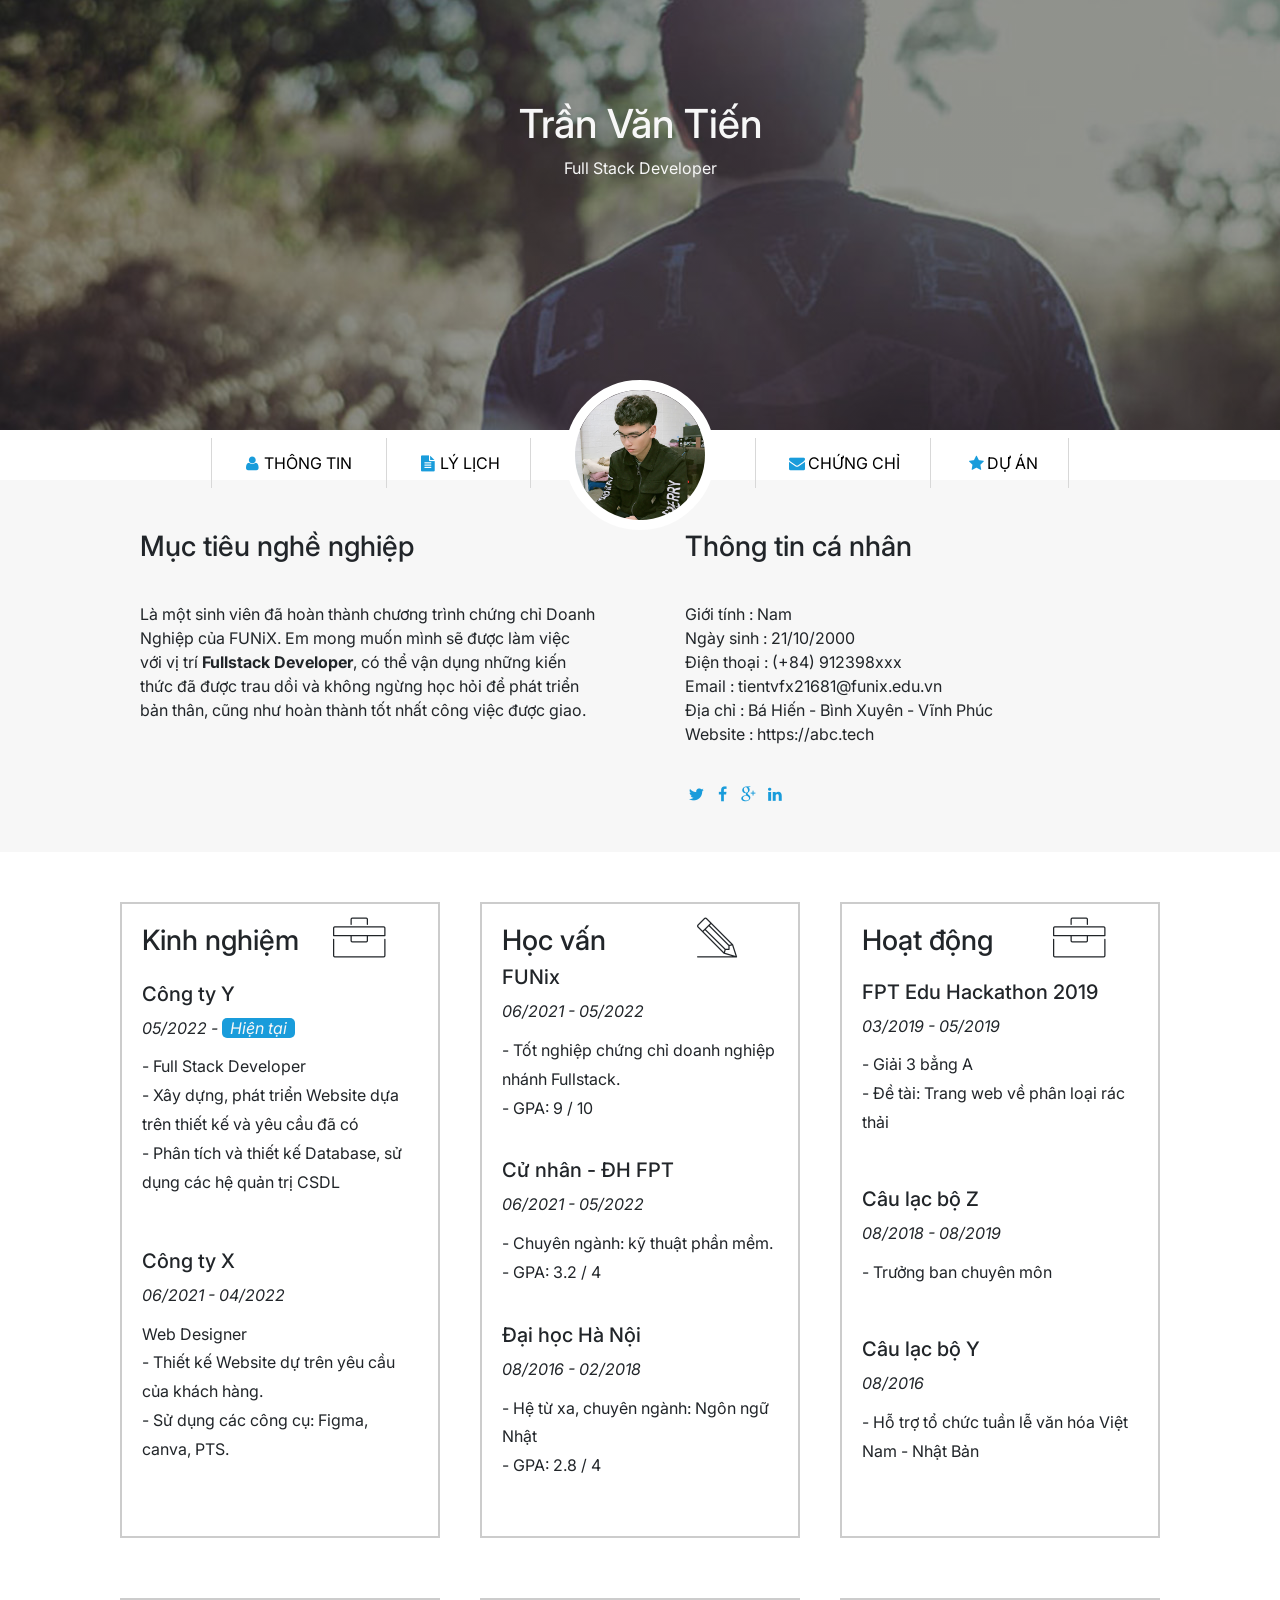
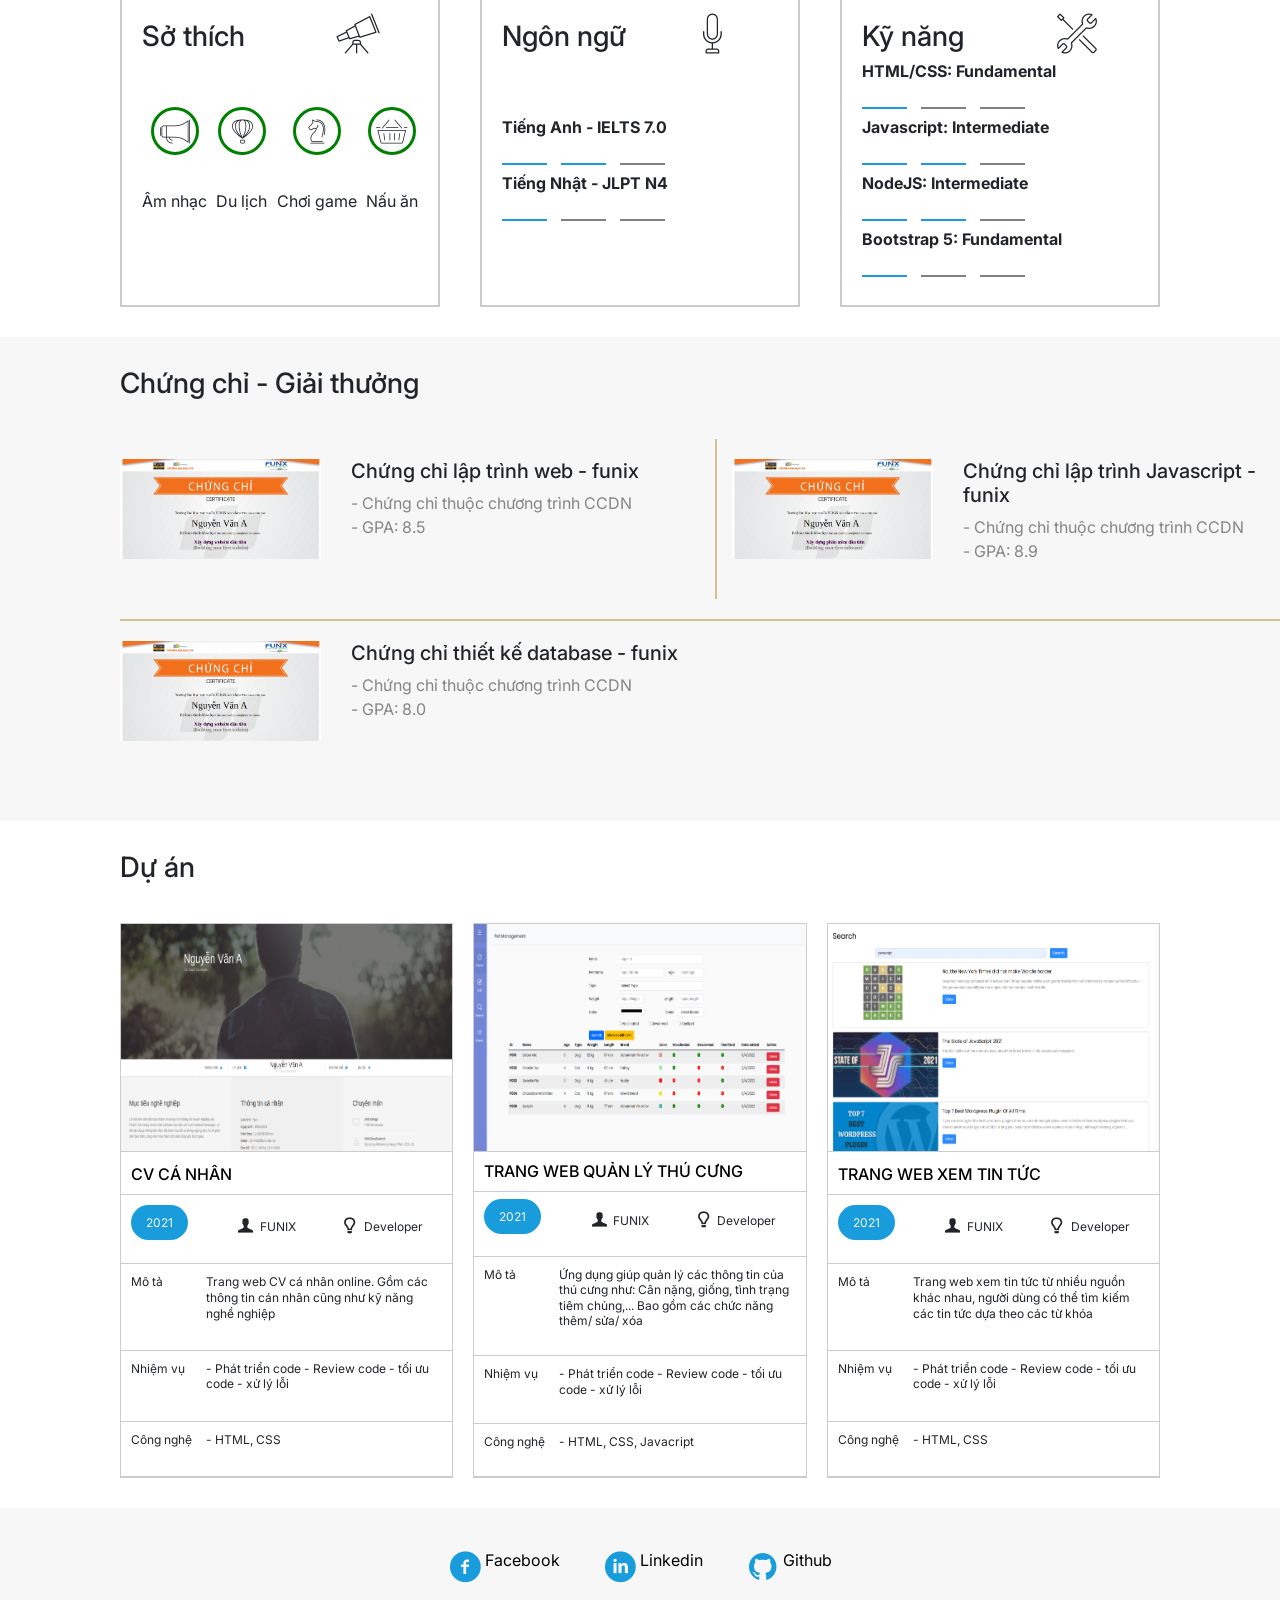
<file: index.html>
<!DOCTYPE html>
<html lang="en">
  <head>
    <meta charset="UTF-8" />
    <meta http-equiv="X-UA-Compatible" content="IE=edge" />
    <meta name="viewport" content="width=device-width, initial-scale=1.0" />
    <link rel="stylesheet" href="./css/style.css" />
    <link rel="stylesheet" href="./css/font.css" />
    <link rel="preconnect" href="https://fonts.googleapis.com" />
    <link rel="preconnect" href="https://fonts.gstatic.com" crossorigin />
    <link
      href="https://fonts.googleapis.com/css2?family=Inter:wght@400;500;700&display=swap"
      rel="stylesheet"
    />
    <!-- css tablet & mobile -->
    <link rel="stylesheet" href="./css/tablet.css" />
    <link rel="stylesheet" href="./css/mobile.css" />
    <!-- bootstrap -->
    <link
      href="https://cdn.jsdelivr.net/npm/bootstrap@5.0.2/dist/css/bootstrap.min.css"
      rel="stylesheet"
      integrity="sha384-EVSTQN3/azprG1Anm3QDgpJLIm9Nao0Yz1ztcQTwFspd3yD65VohhpuuCOmLASjC"
      crossorigin="anonymous"
    />
    <title>Assignment 03</title>
  </head>
  <body>
    <!-- !phần banner  -->
    <div id="banner" style="padding: 50px">
      <div class="container">
        <h1>Trần Văn Tiến</h1>
        <span>Full Stack Developer</span>
      </div>
    </div>
    <!-- !phần nav bar -->
    <section id="nav-bar">
      <nav class="container">
        <a href="#"><i class="icon-user"></i>Thông tin</a>
        <a href="#"><i class="icon-doc-text-inv"></i>Lý lịch</a>
        <div class="name">
          <h1>Trần Văn Tiến</h1>
          <p>Full Stack Developer</p>
        </div>
        <div class="img-name">
          <img src="./images/avatar.jpg" class="img-avatar" />
        </div>
        <a href="#"><i class="icon-mail-alt"></i>Chứng chỉ</a>
        <a href="#"><i class="icon-star-1"></i>Dự Án</a>
      </nav>
    </section>
    <!-- !phần about -->
    <section id="about" class="bg-grey">
      <div class="container container-sm">
        <div id="target" style="padding-top: 20px">
          <h3 class="section-title">Mục tiêu nghề nghiệp</h3>
          <p>
            Là một sinh viên đã hoàn thành chương trình chứng chỉ Doanh Nghiệp
            của FUNiX. Em mong muốn mình sẽ được làm việc với vị trí
            <b>Fullstack Developer</b>, có thể vận dụng những kiến thức đã được
            trau dồi và không ngừng học hỏi để phát triển bản thân, cũng như
            hoàn thành tốt nhất công việc được giao.
          </p>
        </div>
        <div id="personal-info" style="margin-top: 20px">
          <h3 class="section-title">Thông tin cá nhân</h3>
          <ul class="mt-40 info" style="padding-left: 0">
            <li><span>Giới tính</span> : Nam</li>
            <li><span>Ngày sinh</span> : 21/10/2000</li>
            <li><span>Điện thoại</span> : (+84) 912398xxx</li>
            <li><span>Email</span> : tientvfx21681@funix.edu.vn</li>
            <li><span>Địa chỉ</span> : Bá Hiến - Bình Xuyên - Vĩnh Phúc</li>
            <li><span>Website</span> : https://abc.tech</li>
          </ul>
          <ul class="mt-30" style="padding-left: 0">
            <li>
              <a href="#"><i class="icon-twitter"></i></a>
            </li>
            <li>
              <a href="#"><i class="icon-facebook"></i></a>
            </li>
            <li>
              <a href="#"><i class="icon-gplus"></i></a>
            </li>
            <li>
              <a href="#"><i class="icon-linkedin"></i></a>
            </li>
          </ul>
        </div>
      </div>
    </section>
    <!-- !phần job -->
    <section id="job-info">
      <div class="container">
        <div style="margin-top: 20px" class="job-text">
          <h3>Kinh nghiệm</h3>
          <div class="icon">
            <i class="ic-toolbox"></i>
          </div>
          <div class="text1 info">
            <h5>Công ty Y</h5>
            <span><i>05/2022 - </i> <i class="time">Hiện tại</i></span>
            <ul>
              <li>- Full Stack Developer</li>
              <li>
                - Xây dựng, phát triển Website dựa trên thiết kế và yêu cầu đã
                có
              </li>
              <li>
                - Phân tích và thiết kế Database, sử dụng các hệ quản trị CSDL
              </li>
            </ul>
          </div>
          <div class="text2 info">
            <h5>Công ty X</h5>
            <span><i>06/2021 - 04/2022</i></span>
            <ul>
              <li>Web Designer</li>
              <li>- Thiết kế Website dự trên yêu cầu của khách hàng.</li>
              <li>- Sử dụng các công cụ: Figma, canva, PTS.</li>
            </ul>
          </div>
        </div>
        <div style="margin-top: 20px" class="job-text">
          <h3>Học vấn</h3>
          <div class="icon">
            <i class="ic-pencil"></i>
          </div>
          <div class="text1 info">
            <h5>FUNix</h5>
            <span><i>06/2021 - 05/2022</i></span>
            <ul>
              <li>- Tốt nghiệp chứng chỉ doanh nghiệp nhánh Fullstack.</li>
              <li>- GPA: 9 / 10</li>
            </ul>
          </div>
          <div class="text2 info">
            <h5>Cử nhân - ĐH FPT</h5>
            <span><i>06/2021 - 05/2022</i></span>
            <ul>
              <li>- Chuyên ngành: kỹ thuật phần mềm.</li>
              <li>- GPA: 3.2 / 4</li>
            </ul>
          </div>
          <div class="text3 info">
            <h5>Đại học Hà Nội</h5>
            <span><i>08/2016 - 02/2018</i></span>
            <ul>
              <li>- Hệ từ xa, chuyên ngành: Ngôn ngữ Nhật</li>
              <li>- GPA: 2.8 / 4</li>
            </ul>
          </div>
        </div>
        <div style="margin-top: 20px" class="job-text">
          <h3>Hoạt động</h3>
          <div class="icon">
            <i class="ic-toolbox"></i>
          </div>
          <div class="text1 info">
            <h5>FPT Edu Hackathon 2019</h5>
            <span><i>03/2019 - 05/2019</i></span>
            <ul>
              <li>- Giải 3 bẳng A</li>
              <li>- Đề tài: Trang web về phân loại rác thải</li>
            </ul>
          </div>
          <div class="text2 info">
            <h5>Câu lạc bộ Z</h5>
            <span><i>08/2018 - 08/2019</i></span>
            <ul>
              <li>- Trưởng ban chuyên môn</li>
            </ul>
          </div>
          <div class="text3 info">
            <h5>Câu lạc bộ Y</h5>
            <span><i>08/2016</i></span>
            <ul>
              <li>- Hỗ trợ tổ chức tuần lễ văn hóa Việt Nam - Nhật Bản</li>
            </ul>
          </div>
        </div>
        <div style="margin-top: 20px" class="job-text">
          <h3>Sở thích</h3>
          <div class="icon">
            <i class="ic-telescope"></i>
          </div>

          <div class="text1 st">
            <ul>
              <li><i class="ic-megaphone"></i></li>
              <li>Âm nhạc</li>
            </ul>
            <ul>
              <li><i class="ic-hotairballoon"></i></li>
              <li>Du lịch</li>
            </ul>
            <ul>
              <li><i class="ic-strategy"></i></li>
              <li>Chơi game</li>
            </ul>
            <ul>
              <li><i class="ic-basket"></i></li>
              <li>Nấu ăn</li>
            </ul>
          </div>
        </div>
        <div style="margin-top: 20px" class="job-text">
          <h3>Ngôn ngữ</h3>
          <div class="icon">
            <i class="ic-mic"></i>
          </div>
          <div>
            <div>
              <h6>Tiếng Anh - IELTS 7.0</h6>
              <span class="blues"></span>
              <span class="blues"></span>
              <span class="greys"></span>
            </div>
            <div>
              <h6>Tiếng Nhật - JLPT N4</h6>
              <span class="blues"></span>
              <span class="greys"></span>
              <span class="greys"></span>
            </div>
          </div>
        </div>
        <div style="margin-top: 20px" class="job-text">
          <h3>Kỹ năng</h3>
          <div class="icon">
            <i class="ic-tools-2"></i>
          </div>
          <div>
            <div>
              <h6>HTML/CSS: Fundamental</h6>
              <span class="blues"></span>
              <span class="greys"></span>
              <span class="greys"></span>
            </div>
            <div>
              <h6>Javascript: Intermediate</h6>
              <span class="blues"></span>
              <span class="blues"></span>
              <span class="greys"></span>
            </div>
            <div>
              <h6>NodeJS: Intermediate</h6>
              <span class="blues"></span>
              <span class="blues"></span>
              <span class="greys"></span>
            </div>
            <div>
              <h6>Bootstrap 5: Fundamental</h6>
              <span class="blues"></span>
              <span class="greys"></span>
              <span class="greys"></span>
            </div>
          </div>
        </div>
      </div>
    </section>
    <!-- !phần chứng chỉ -->
    <section id="certificate" class="bg-grey">
      <div class="container">
        <h3 class="section-title">Chứng chỉ - Giải thưởng</h3>
        <div class="conten-text">
          <div class="nav-conten ct2">
            <img src="./images/Cert_WEB.png" class="cert-img" />
            <div>
              <h5>Chứng chỉ lập trình web - funix</h5>
              <ul>
                <li>- Chứng chỉ thuộc chương trình CCDN</li>
                <li>- GPA: 8.5</li>
              </ul>
            </div>
          </div>
          <div class="nav-conten">
            <img src="./images/Cert_PRF.png" class="cert-img" />
            <div>
              <h5>Chứng chỉ lập trình Javascript - funix</h5>
              <ul>
                <li>- Chứng chỉ thuộc chương trình CCDN</li>
                <li>- GPA: 8.9</li>
              </ul>
            </div>
          </div>
          <div class="nav-conten">
            <img src="./images/Cert_DBI.png" class="cert-img" />
            <div>
              <h5>Chứng chỉ thiết kế database - funix</h5>
              <ul>
                <li>- Chứng chỉ thuộc chương trình CCDN</li>
                <li>- GPA: 8.0</li>
              </ul>
            </div>
          </div>
        </div>
      </div>
    </section>
    <!-- ! phần dự án -->
    <section id="project">
      <div class="container">
        <h3 class="section-title">Dự án</h3>
        <div class="nav-project">
          <div class="cv">
            <img src="./images/project_1.png" class="nav-cv" />
            <div class="name-cv">
              <h6 class="text-uppercase about-cv">
                <a href="./digital-cv.html" class="text-decoration-none"
                  >cv cá nhân</a
                >
              </h6>
            </div>
            <div class="about-cv r3">
              <p><span>2021</span></p>
              <p><i class="icon-user-1 h6"></i> FUNIX</p>
              <p><i class="icon-lamp h6"></i> Developer</p>
            </div>
            <div class="about-cv r2">
              <p>Mô tả</p>
              <p>
                Trang web CV cá nhân online. Gồm các thông tin cán nhân cũng như
                kỹ năng nghề nghiệp
              </p>
            </div>
            <div class="about-cv r2">
              <p>Nhiệm vụ</p>
              <p>- Phát triển code - Review code - tối ưu code - xử lý lỗi</p>
            </div>
            <div class="about-cv r2">
              <p>Công nghệ</p>
              <p>- HTML, CSS</p>
            </div>
          </div>
          <div class="cv">
            <img src="./images/project_2.png" class="nav-cv" />
            <div class="name-cv">
              <h6 class="text-uppercase about-cv">
                <a href="./digital-cv.html" class="text-decoration-none"
                  >trang web quản lý thú cưng</a
                >
              </h6>
            </div>
            <div class="about-cv r3">
              <p><span>2021</span></p>
              <p><i class="icon-user-1 h6"></i> FUNIX</p>
              <p><i class="icon-lamp h6"></i> Developer</p>
            </div>
            <div class="about-cv r2">
              <p>Mô tả</p>
              <p>
                Ứng dụng giúp quản lý các thông tin của thú cưng như: Cân nặng,
                giống, tình trạng tiêm chủng,... Bao gồm các chức năng thêm/
                sửa/ xóa
              </p>
            </div>
            <div class="about-cv r2">
              <p>Nhiệm vụ</p>
              <p>- Phát triển code - Review code - tối ưu code - xử lý lỗi</p>
            </div>
            <div class="about-cv r2">
              <p>Công nghệ</p>
              <p>- HTML, CSS, Javacript</p>
            </div>
          </div>
          <div class="cv">
            <img src="./images/project_3.png" class="nav-cv" />
            <div class="name-cv">
              <h6 class="text-uppercase about-cv">
                <a href="./digital-cv.html" class="text-decoration-none"
                  >trang web xem tin tức</a
                >
              </h6>
            </div>
            <div class="about-cv r3">
              <p><span>2021</span></p>
              <p><i class="icon-user-1 h6"></i> FUNIX</p>
              <p><i class="icon-lamp h6"></i> Developer</p>
            </div>
            <div class="about-cv r2">
              <p>Mô tả</p>
              <p>
                Trang web xem tin tức từ nhiều nguồn khác nhau, người dùng có
                thể tìm kiếm các tin tức dựa theo các từ khóa
              </p>
            </div>
            <div class="about-cv r2">
              <p>Nhiệm vụ</p>
              <p>- Phát triển code - Review code - tối ưu code - xử lý lỗi</p>
            </div>
            <div class="about-cv r2">
              <p>Công nghệ</p>
              <p>- HTML, CSS</p>
            </div>
          </div>
        </div>
      </div>
    </section>
    <!-- !phần footer -->
    <section id="footer" class="bg-grey">
      <div class="container">
        <ul class="nav-footer">
          <li>
            <i class="icon-facebook-circled"></i>
            <a href="https://www.facebook.com/profile.php?id=100021965903884"
              >Facebook</a
            >
          </li>
          <li>
            <i class="icon-linkedin-circled"></i>
            <a href="#">Linkedin</a>
          </li>
          <li>
            <i class="icon-github-circled"></i>
            <a href="#">Github</a>
          </li>
        </ul>
      </div>
    </section>
    <script
      src="https://cdn.jsdelivr.net/npm/bootstrap@5.0.2/dist/js/bootstrap.bundle.min.js"
      integrity="sha384-MrcW6ZMFYlzcLA8Nl+NtUVF0sA7MsXsP1UyJoMp4YLEuNSfAP+JcXn/tWtIaxVXM"
      crossorigin="anonymous"
    ></script>
  </body>
</html>
</file>
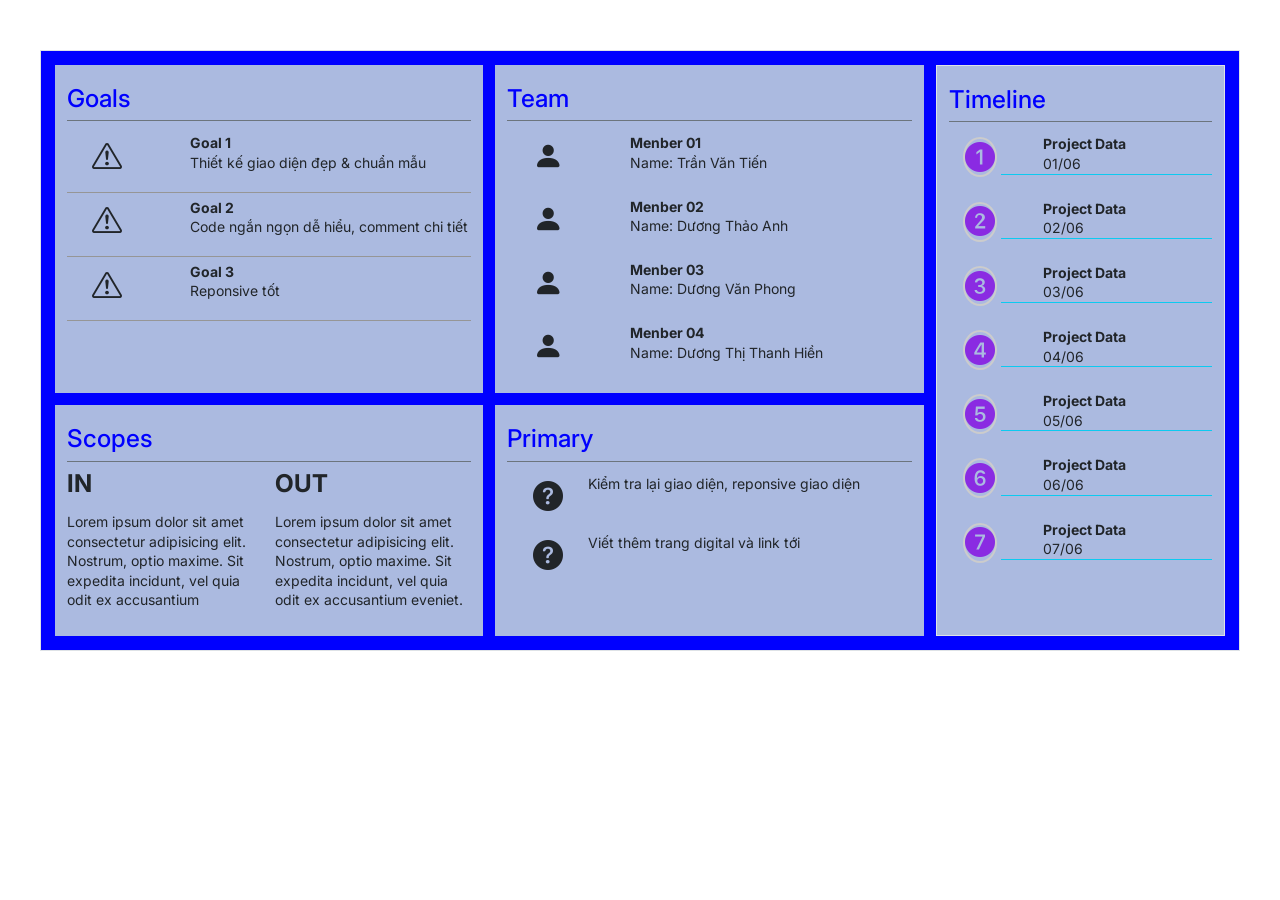
<file: digital-cv.html>
<!DOCTYPE html>
<html lang="en">
  <head>
    <meta charset="UTF-8" />
    <meta http-equiv="X-UA-Compatible" content="IE=edge" />
    <meta name="viewport" content="width=device-width, initial-scale=1.0" />
    <link
      href="https://cdn.jsdelivr.net/npm/bootstrap@5.0.2/dist/css/bootstrap.min.css"
      rel="stylesheet"
      integrity="sha384-EVSTQN3/azprG1Anm3QDgpJLIm9Nao0Yz1ztcQTwFspd3yD65VohhpuuCOmLASjC"
      crossorigin="anonymous"
    />
    <link
      rel="stylesheet"
      href="https://cdn.jsdelivr.net/npm/bootstrap-icons@1.10.5/font/bootstrap-icons.css"
    />
    <link
      href="https://fonts.googleapis.com/css2?family=Inter:wght@400;500;700&display=swap"
      rel="stylesheet"
    />
    <link rel="stylesheet" href="./css/style.css" />
    <link rel="stylesheet" href="./css/digital.css" />
    <link rel="stylesheet" href="./css/tablet.css" />
    <link rel="stylesheet" href="./css/mobile.css" />
    <title>digital-cv</title>
  </head>
  <body>
    <section>
      <div class="container-fluid border p-3">
        <div class="grid">
          <div class="grid-2">
            <!-- * Goal -->
            <div class="pcard">
              <div class="goal">
                <h3 class="py-2 border-bottom border-secondary">Goals</h3>
                <div class="goal-text">
                  <div class="h1 text-center">
                    <i class="bi bi-exclamation-triangle"></i>
                  </div>
                  <ul class="list-unstyled">
                    <li class="fw-bolder">Goal 1</li>
                    <li>Thiết kế giao diện đẹp & chuẩn mẫu</li>
                  </ul>
                </div>
                <div class="goal-text">
                  <div class="h1 text-center">
                    <i class="bi bi-exclamation-triangle"></i>
                  </div>
                  <ul class="list-unstyled">
                    <li class="fw-bolder">Goal 2</li>
                    <li>Code ngắn ngọn dễ hiểu, comment chi tiết</li>
                  </ul>
                </div>
                <div class="goal-text">
                  <div class="h1 text-center">
                    <i class="bi bi-exclamation-triangle"></i>
                  </div>
                  <ul class="list-unstyled">
                    <li class="fw-bolder">Goal 3</li>
                    <li>Reponsive tốt</li>
                  </ul>
                </div>
              </div>
            </div>
            <!-- *teams -->
            <div class="pcard">
              <div class="goal">
                <h3 class="py-2 border-bottom border-secondary">Team</h3>
                <div class="team-text">
                  <div class="h1 text-center"><i class="bi bi-person-fill"></i></div>
                  <ul class="list-unstyled">
                    <li class="fw-bolder">Menber 01</li>
                    <li><span>Name:</span> Trần Văn Tiến</li>
                  </ul>
                </div>
                <div class="team-text">
                  <div class="h1 text-center"><i class="bi bi-person-fill"></i></div>
                  <ul class="list-unstyled">
                    <li class="fw-bolder">Menber 02</li>
                    <li><span>Name:</span> Dương Thảo Anh</li>
                  </ul>
                </div>
                <div class="team-text">
                  <div class="h1 text-center"><i class="bi bi-person-fill"></i></div>
                  <ul class="list-unstyled">
                    <li class="fw-bolder">Menber 03</li>
                    <li><span>Name:</span> Dương Văn Phong</li>
                  </ul>
                </div>
                <div class="team-text">
                  <div class="h1 text-center"><i class="bi bi-person-fill"></i></div>
                  <ul class="list-unstyled">
                    <li class="fw-bolder">Menber 04</li>
                    <li><span>Name:</span> Dương Thị Thanh Hiền</li>
                  </ul>
                </div>
              </div>
            </div>
            <!-- *scopes -->
            <div class="pcard">
              <div class="goal">
                <h3 class="py-2 border-bottom border-secondary">Scopes</h3>
                <div class="grid-2">
                  <div class="d-flex">
                    <h3 class="text-uppercase pb-2 fw-bold">in</h3>
                    <p>
                      Lorem ipsum dolor sit amet consectetur adipisicing elit.
                      Nostrum, optio maxime. Sit expedita incidunt, vel quia
                      odit ex accusantium
                    </p>
                  </div>
                  <div class="d-flex">
                    <h3 class="text-uppercase pb-2 fw-bold">out</h3>
                    <p>
                      Lorem ipsum dolor sit amet consectetur adipisicing elit.
                      Nostrum, optio maxime. Sit expedita incidunt, vel quia
                      odit ex accusantium eveniet.
                    </p>
                  </div>
                </div>
              </div>
            </div>
            <!-- *primary -->
            <div class="pcard">
              <div class="goal">
                <h3 class="py-2 border-bottom border-secondary">Primary</h3>
                <div class="primary-text">
                  <div class="h1 text-center"><i class="bi bi-question-circle-fill"></i></div>
                  <p>Kiểm tra lại giao diện, reponsive giao diện</p>
                </div>
                <div class="primary-text">
                  <div class="h1 text-center"><i class="bi bi-question-circle-fill"></i></div>
                  <p>Viết thêm trang digital và link tới</p>
                </div>
              </div>
            </div>
          </div>
          <!-- *time line -->
          <div class="border pcard top">
            <div class="goal">
              <h3 class="py-2 border-bottom border-secondary">Timeline</h3>
              <div class="time-text">
                <div class="h1 ps-3"><i class="bi bi-1-circle-fill"></i></div>
                <ul class="list-unstyled border-bottom border-info">
                  <li class="fw-bolder">Project Data</li>
                  <li>01/06</li>
                </ul>
              </div>
              <div class="time-text">
                <div class="h1 ps-3"><i class="bi bi-2-circle-fill"></i></div>
                <ul class="list-unstyled border-bottom border-info">
                  <li class="fw-bolder">Project Data</li>
                  <li>02/06</li>
                </ul>
              </div>
              <div class="time-text">
                <div class="h1 ps-3"><i class="bi bi-3-circle-fill"></i></div>
                <ul class="list-unstyled border-bottom border-info">
                  <li class="fw-bolder">Project Data</li>
                  <li>03/06</li>
                </ul>
              </div>
              <div class="time-text">
                <div class="h1 ps-3"><i class="bi bi-4-circle-fill"></i></div>
                <ul class="list-unstyled border-bottom border-info">
                  <li class="fw-bolder">Project Data</li>
                  <li>04/06</li>
                </ul>
              </div>
              <div class="time-text">
                <div class="h1 ps-3"><i class="bi bi-5-circle-fill"></i></div>
                <ul class="list-unstyled border-bottom border-info">
                  <li class="fw-bolder">Project Data</li>
                  <li>05/06</li>
                </ul>
              </div>
              <div class="time-text">
                <div class="h1 ps-3"><i class="bi bi-6-circle-fill"></i></div>
                <ul class="list-unstyled border-bottom border-info">
                  <li class="fw-bolder">Project Data</li>
                  <li>06/06</li>
                </ul>
              </div>
              <div class="time-text">
                <div class="h1 ps-3"><i class="bi bi-7-circle-fill"></i></div>
                <ul class="list-unstyled border-bottom border-info">
                  <li class="fw-bolder">Project Data</li>
                  <li>07/06</li>
                </ul>
              </div>
            </div>
          </div>
        </div>
      </div>
    </section>
    <script
      src="https://cdn.jsdelivr.net/npm/bootstrap@5.0.2/dist/js/bootstrap.bundle.min.js"
      integrity="sha384-MrcW6ZMFYlzcLA8Nl+NtUVF0sA7MsXsP1UyJoMp4YLEuNSfAP+JcXn/tWtIaxVXM"
      crossorigin="anonymous"
    ></script>
  </body>
</html>
</file>
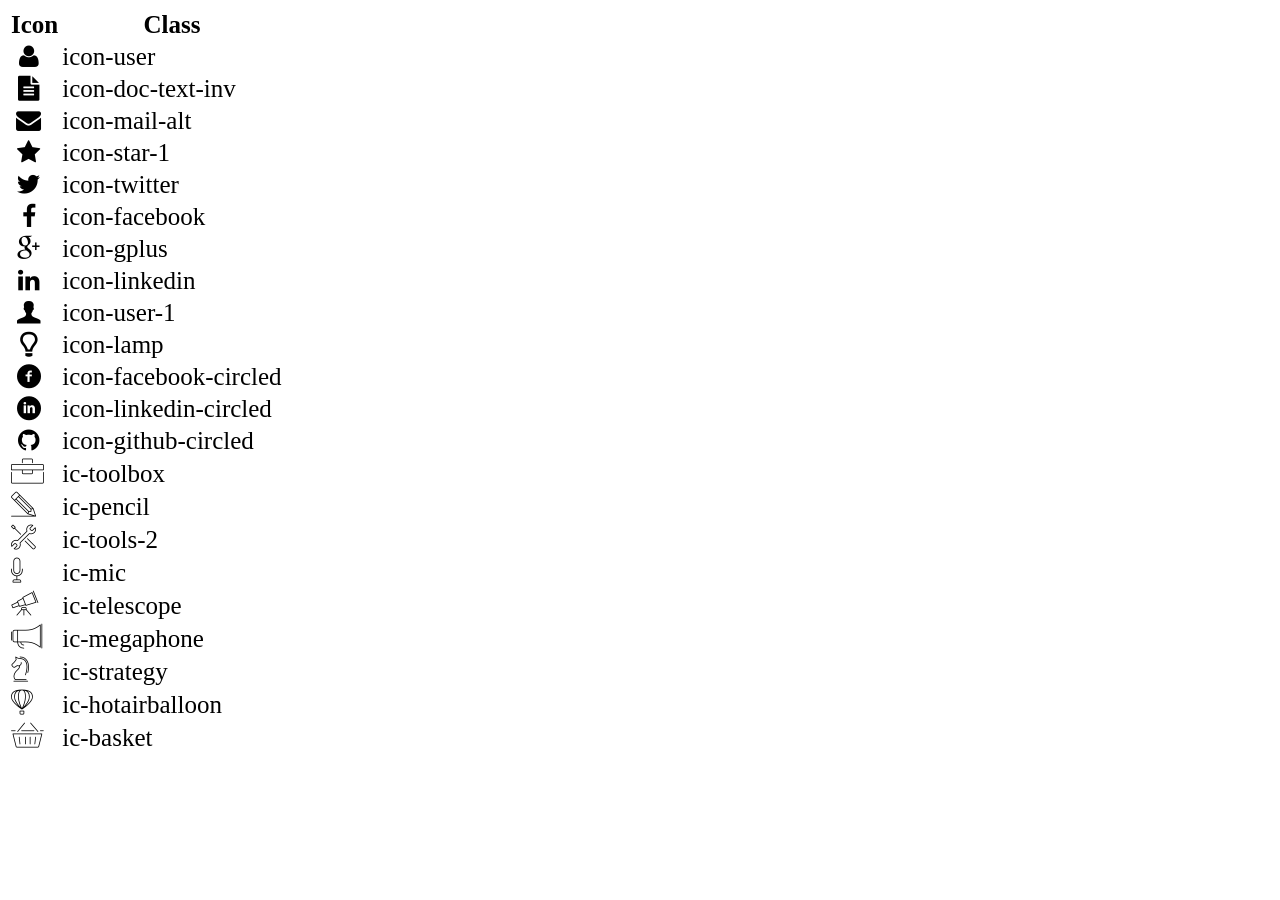
<file: icon-list.html>
<!DOCTYPE html>
<html lang="en">

<head>
    <meta charset="UTF-8">
    <meta http-equiv="X-UA-Compatible" content="IE=edge">
    <meta name="viewport" content="width=device-width, initial-scale=1.0">
    <link rel="stylesheet" href="css/font.css">
    <title>Icon List</title>
</head>

<body>
    <table style="font-size: 25px;">
        <thead>
            <tr>
                <th>Icon</th>
                <th>Class</th>
            </tr>
        </thead>
        <tbody>
            <tr>
                <td><i class="icon-user"></i></td>
                <td>icon-user</td>
            </tr>
            <tr>
                <td><i class="icon-doc-text-inv"></i></td>
                <td>icon-doc-text-inv</td>
            </tr>
            <tr>
                <td><i class="icon-mail-alt"></i></td>
                <td>icon-mail-alt</td>
            </tr>
            <tr>
                <td><i class="icon-star-1"></i></td>
                <td>icon-star-1</td>
            </tr>
            <tr>
                <td><i class="icon-twitter"></i></td>
                <td>icon-twitter</td>
            </tr>
            <tr>
                <td><i class="icon-facebook"></i></td>
                <td>icon-facebook</td>
            </tr>
            <tr>
                <td><i class="icon-gplus"></i></td>
                <td>icon-gplus</td>
            </tr>
            <tr>
                <td><i class="icon-linkedin"></i></td>
                <td>icon-linkedin</td>
            </tr>
            <tr>
                <td><i class="icon-user-1"></i></td>
                <td>icon-user-1</td>
            </tr>
            <tr>
                <td><i class="icon-lamp"></i></td>
                <td>icon-lamp</td>
            </tr>
            <tr>
                <td><i class="icon-facebook-circled"></i></td>
                <td>icon-facebook-circled</td>
            </tr>
            <tr>
                <td><i class="icon-linkedin-circled"></i></td>
                <td>icon-linkedin-circled</td>
            </tr>
            <tr>
                <td><i class="icon-github-circled"></i></td>
                <td>icon-github-circled</td>
            </tr>
            <tr>
                <td><i class="ic-toolbox"></i></td>
                <td>ic-toolbox</td>
            </tr>
            <tr>
                <td><i class="ic-pencil"></i></td>
                <td>ic-pencil</td>
            </tr>
            <tr>
                <td><i class="ic-tools-2"></i></td>
                <td>ic-tools-2</td>
            </tr>

            <tr>
                <td><i class="ic-mic"></i></td>
                <td>ic-mic</td>
            </tr>
            <tr>
                <td><i class="ic-telescope"></i></td>
                <td>ic-telescope</td>
            </tr>
            <tr>
                <td><i class="ic-megaphone"></i></td>
                <td>ic-megaphone</td>
            </tr>
            <tr>
                <td><i class="ic-strategy"></i></td>
                <td>ic-strategy</td>
            </tr>
            <tr>
                <td><i class="ic-hotairballoon"></i></td>
                <td>ic-hotairballoon</td>
            </tr>
            <tr>
                <td><i class="ic-basket"></i></td>
                <td>ic-basket</td>
            </tr>
        </tbody>
    </table>
</body>

</html>
</file>
<file: css/style.css>
* {
  margin: 0px;
  font-family: "Inter", sans-serif;
}

section > .container {
  width: 1170px;
  margin: auto;
  display: block;
  padding: 30px 50px;
}
/* ? css phần banner */
#banner {
  background-image: linear-gradient(rgba(0, 0, 0, 0.4), rgba(0, 0, 0, 0.4)),
    url(../images/banner.jpg);

  height: 430px;
  text-align: center;
}
#banner h1,
#banner span {
  padding-top: 50px;
  color: #f7f7f7;
}
/* ? css phần navbar */
#nav-bar {
  text-align: center;
}
#nav-bar .container {
  height: 50px;
  padding: 0px;
  display: inline-block;
  box-sizing: border-box;
}
.name {
  display: inline-block;
  padding: 0 30px;
  vertical-align: middle;
}
#nav-bar a {
  display: inline-block;
  color: #000;
  text-decoration: none;
  padding: 0 30px;
  line-height: 50px;
  text-transform: uppercase;
}
#nav-bar a:first-child {
  border-left: 1px solid #d8d8d8;
}
#nav-bar a:last-child {
  border-right: 1px solid #d8d8d8;
}
#nav-bar a:nth-child(2),
#nav-bar a:nth-child(5) {
  border-left:1px solid #d8d8d8 ;
  border-right: 1px solid #d8d8d8;
}
#nav-bar p {
  font-size: 10px;
}
#nav-bar h1 {
  font-size: 25px;
}
#nav-bar i, .mt-30 i {
  color: #199cdb;
}
/* ?about */
.bg-grey {
  background: #f7f7f7;
}
#about > .container {
  display: grid;
  grid-template-columns: 1fr 1fr;
  gap: 50px;
 
}
#target,
#personal-info {
  padding: 0px 20px;
}
.mt-40 li {
  list-style: none;
}
.mt-30 li {
  list-style: none;
  display: inline-block;
  padding-top: 20px;
  color: #199cdb;
}
.section-title {
  padding-bottom: 30px;
}
/* ? phần job */
#job-info > .container {
  display: grid;
  grid-template-columns: 1fr 1fr 1fr;
  grid-template-rows: minmax(30px, auto);
  gap: 40px;
}
/* !phần thời gian */
.time {
  background-color: #199cdb;
  color: #f7f7f7;
  padding: 0 8px;
  border-radius: 5px;
}
.job-text {
  display: grid;
  grid-template-columns: 75% 25%;
  border: 2px solid #ccc;
  padding: 20px;
  line-height: 1.8;
}
.job-text ul {
  list-style: none;
  padding: 0;
}
.job-text h1 {
  padding-bottom: 20px;
}
.info ul {
  padding: 10px 0 20px 0;
}
.icon i {
  scale: 2.5;
}
.text1 {
  grid-area: 2/1/3/3;
}
.text2 {
  grid-area: 3/1/4/3;
}
.text3 {
  grid-area: 4/1/5/3;
}
/* ! sở thích */
.st {
  display: flex;
  justify-content: space-between;
  flex-wrap: wrap;
}
.st ul {
  text-align: center;
}
.st ul li {
  padding: 20px 0 20px 0;
}
.st ul i {
  width: 32px;
  height: 32px;
  box-sizing: border-box;
  padding-top: 6px;
  scale: 1.5;
  border-radius: 50%;
  text-align: center;
  border: 2px solid green;
}
/* ! phần ngôn ngữ và kỹ năng */
.blues {
  background: #199cdb;
  display: inline-block;
  height: 2px;
  margin-right: 10px;
  width: 45px;
}
.greys {
  background: grey;
  display: inline-block;
  height: 2px;
  margin-right: 10px;
  width: 45px;
}
.job-text h6{
  font-weight: 700;
}
/* !phần giải thưởng */
#certificate {
  padding-bottom: 30px;
}
.conten-text {
  width: 1170px;
  margin: 0 auto;
  display: grid;
  grid-template-columns: 1fr 1fr;
  gap: 20px;
}
.cert-img {
  height: 100px;
}
.nav-conten {
  display: flex;
  gap: 30px;
  padding: 20px 0;
}
.nav-conten:nth-child(3){
  grid-column: 1 / span 2;
  border-top: 2px solid #d6c08d;
}
.nav-conten h4 {
  font-weight: 600;
  text-transform: uppercase;
}
.nav-conten ul li {
  color: #868585;
}
.nav-conten ul {
  list-style: none;
  padding: 0;
}
.nav-conten:nth-child(2) {
  border-left: 2px solid #d6c08d;
  
  padding-left: 15px;
}
/* ! phần dự án */
.nav-project {
  display: grid;
  grid-template-columns: repeat(3, 1fr);
  gap: 20px;
}
.cv {
  display: grid;
  grid-template-columns: 1fr;
  border: 1px solid #ccc;
  font-size: 12px;
}
.cv a{
  color: #000;
}
.nav-cv {
  width: 100%;
  border-bottom: 1px solid #ccc;
}
.name-cv h3 {
  line-height: 50px;
  padding-left: 10px;
}
/* .about-cv ul {
  display: grid;
  grid-template-columns: 1fr 2fr;
  padding-left: 25px;
  margin-bottom: 0;
} */
.about-cv ul li {
  list-style-type: none;
  line-height: 32px;
}
/* .about-cv ul li:first-child {
  color: #f7f7f7;
  display: inline-block;
  background-color: #199cdb;
  border-radius: 15px;
  padding: 0 10px;
} */
.about-cv {
  padding: 10px;
  border-bottom: 1px solid #ccc;
}
.r3{
  display: grid;
  grid-template-columns: 1fr 1fr 1fr;
  line-height: 1.1;
}
.r3 span{
  color: #f7f7f7;
  background-color: #199cdb;
  padding: 10px 15px;
  border-radius: 20px;
}
.r2{
  display: grid;
  grid-template-columns: 75px 1fr;
}
.r2 p{
  font-size: 12px;
  line-height: 1.3;
}

/* ! phần footer */
.nav-footer {
  text-align: center;
  padding-left: 0;
}
.nav-footer li {
  display: inline-block;
  padding: 0 20px;
}
.nav-footer li a {
  text-decoration: none;
  color: #000;
}
.nav-footer li i {
  display: inline-block;
  width: 32px;
  height: 32px;
  scale: 2;
  padding-top: 10px;
  color: #199cdb;
}
/* !phần naang cao */
.name {
  /* display: none; */
  color: #ffffff;
}
#nav-bar .container {
  position: relative;
}
.img-avatar {
  width: 150px;
  border-radius: 50%;
  border: 10px solid #ffffff;
}
.img-name {
  display: inline-block;
  vertical-align: middle;
  position: absolute;
  left: 50%;
  top: 50%;
  transform: translate(-50%, -50%);
}
</file>
<file: css/font.css>
@font-face {
	font-family: 'open_sanslight';
	src: url('../fonts/OpenSans-Light-webfont.eot');
	src: url('../fonts/OpenSans-Light-webfont.eot#iefix') format('embedded-opentype'),
		url('../fonts/OpenSans-Light-webfont.woff') format('woff'),
		url('../fonts/OpenSans-Light-webfont.ttf') format('truetype'),
		url('../fonts/OpenSans-Light-webfont.svg#open_sanslight') format('svg');
	font-weight: normal;
	font-style: normal;

}

@font-face {
	font-family: 'open_sansitalic';
	src: url('../fonts/OpenSans-Italic-webfont.eot');
	src: url('../fonts/OpenSans-Italic-webfont.eot#iefix') format('embedded-opentype'),
		url('../fonts/OpenSans-Italic-webfont.woff') format('woff'),
		url('../fonts/OpenSans-Italic-webfont.ttf') format('truetype'),
		url('../fonts/OpenSans-Italic-webfont.svg#open_sansitalic') format('svg');
	font-weight: normal;
	font-style: normal;

}

@font-face {
	font-family: 'open_sanssemibold';
	src: url('../fonts/OpenSans-Semibold-webfont.eot');
	src: url('../fonts/OpenSans-Semibold-webfont.eot#iefix') format('embedded-opentype'),
		url('../fonts/OpenSans-Semibold-webfont.woff') format('woff'),
		url('../fonts/OpenSans-Semibold-webfont.ttf') format('truetype'),
		url('../fonts/OpenSans-Semibold-webfont.svg#open_sanssemibold') format('svg');
	font-weight: normal;
	font-style: normal;

}


@font-face {
	font-family: 'open_sanslight_italic';
	src: url('../fonts/OpenSans-LightItalic-webfont.eot');
	src: url('../fonts/OpenSans-LightItalic-webfont.eot#iefix') format('embedded-opentype'),
		url('../fonts/OpenSans-LightItalic-webfont.woff') format('woff'),
		url('../fonts/OpenSans-LightItalic-webfont.ttf') format('truetype'),
		url('../fonts/OpenSans-LightItalic-webfont.svg#open_sanslight_italic') format('svg');
	font-weight: normal;
	font-style: normal;

}

@font-face {
	font-family: 'open_sansregular';
	src: url('../fonts/OpenSans-Regular-webfont.eot');
	src: url('../fonts/OpenSans-Regular-webfont.eot#iefix') format('embedded-opentype'),
		url('../fonts/OpenSans-Regular-webfont.woff') format('woff'),
		url('../fonts/OpenSans-Regular-webfont.ttf') format('truetype'),
		url('../fonts/OpenSans-Regular-webfont.svg#open_sansregular') format('svg');
	font-weight: normal;
	font-style: normal;

}


@font-face {
	font-family: 'fontello';
	src: url('../fonts/fontello.eot');
	src: url('../fonts/fontello.eot#iefix') format('embedded-opentype'),
		url('../fonts/fontello.woff') format('woff'),
		url('../fonts/fontello.ttf') format('truetype'),
		url('../fonts/fontello.svg#fontello') format('svg');
	font-weight: normal;
	font-style: normal;
}

[class^="icon-"]:before,
[class*=" icon-"]:before {
	font-family: "fontello";
	font-style: normal;
	font-weight: normal;
	speak: none;

	display: inline-block;
	text-decoration: inherit;
	width: 1em;
	margin-right: .2em;
	text-align: center;
	/* opacity: .8; */

	/* For safety - reset parent styles, that can break glyph codes*/
	font-variant: normal;
	text-transform: none;

	/* fix buttons height, for twitter bootstrap */
	line-height: 1em;

	/* Animation center compensation - margins should be symmetric */
	/* remove if not needed */
	margin-left: .2em;

	/* you can be more comfortable with increased icons size */
	/* font-size: 120%; */

	/* Font smoothing. That was taken from TWBS */
	-webkit-font-smoothing: antialiased;
	-moz-osx-font-smoothing: grayscale;

	/* Uncomment for 3D effect */
	/* text-shadow: 1px 1px 1px rgba(127, 127, 127, 0.3); */
}

.icon-emo-happy:before {
	content: '\e800';
}

/* '' */
.icon-emo-wink:before {
	content: '\e801';
}

/* '' */
.icon-emo-wink2:before {
	content: '\e802';
}

/* '' */
.icon-emo-unhappy:before {
	content: '\e803';
}

/* '' */
.icon-emo-sleep:before {
	content: '\e804';
}

/* '' */
.icon-emo-thumbsup:before {
	content: '\e805';
}

/* '' */
.icon-emo-devil:before {
	content: '\e806';
}

/* '' */
.icon-emo-surprised:before {
	content: '\e807';
}

/* '' */
.icon-emo-tongue:before {
	content: '\e808';
}

/* '' */
.icon-emo-coffee:before {
	content: '\e809';
}

/* '' */
.icon-emo-sunglasses:before {
	content: '\e80a';
}

/* '' */
.icon-emo-displeased:before {
	content: '\e80b';
}

/* '' */
.icon-emo-beer:before {
	content: '\e80c';
}

/* '' */
.icon-emo-grin:before {
	content: '\e80d';
}

/* '' */
.icon-emo-angry:before {
	content: '\e80e';
}

/* '' */
.icon-emo-saint:before {
	content: '\e80f';
}

/* '' */
.icon-emo-cry:before {
	content: '\e810';
}

/* '' */
.icon-emo-shoot:before {
	content: '\e811';
}

/* '' */
.icon-emo-squint:before {
	content: '\e812';
}

/* '' */
.icon-emo-laugh:before {
	content: '\e813';
}

/* '' */
.icon-spin1:before {
	content: '\e814';
}

/* '' */
.icon-spin2:before {
	content: '\e815';
}

/* '' */
.icon-spin3:before {
	content: '\e816';
}

/* '' */
.icon-spin4:before {
	content: '\e817';
}

/* '' */
.icon-spin5:before {
	content: '\e818';
}

/* '' */
.icon-spin6:before {
	content: '\e819';
}

/* '' */
.icon-firefox:before {
	content: '\e81a';
}

/* '' */
.icon-chrome:before {
	content: '\e81b';
}

/* '' */
.icon-opera:before {
	content: '\e81c';
}

/* '' */
.icon-ie:before {
	content: '\e81d';
}

/* '' */
.icon-crown:before {
	content: '\e81e';
}

/* '' */
.icon-crown-plus:before {
	content: '\e81f';
}

/* '' */
.icon-crown-minus:before {
	content: '\e820';
}

/* '' */
.icon-marquee:before {
	content: '\e821';
}

/* '' */
.icon-glass:before {
	content: '\e822';
}

/* '' */
.icon-music:before {
	content: '\e823';
}

/* '' */
.icon-search:before {
	content: '\e824';
}

/* '' */
.icon-mail:before {
	content: '\e825';
}

/* '' */
.icon-mail-alt:before {
	content: '\e826';
}

/* '' */
.icon-mail-squared:before {
	content: '\e827';
}

/* '' */
.icon-heart:before {
	content: '\e828';
}

/* '' */
.icon-heart-empty:before {
	content: '\e829';
}

/* '' */
.icon-star-1:before {
	content: '\e82a';
}

/* '' */
.icon-star-empty-1:before {
	content: '\e82b';
}

/* '' */
.icon-star-half:before {
	content: '\e82c';
}

/* '' */
.icon-star-half-alt:before {
	content: '\e82d';
}

/* '' */
.icon-user:before {
	content: '\e82e';
}

/* '' */
.icon-user-plus:before {
	content: '\e82f';
}

/* '' */
.icon-user-times:before {
	content: '\e830';
}

/* '' */
.icon-users:before {
	content: '\e831';
}

/* '' */
.icon-male:before {
	content: '\e832';
}

/* '' */
.icon-female:before {
	content: '\e833';
}

/* '' */
.icon-child:before {
	content: '\e834';
}

/* '' */
.icon-user-secret:before {
	content: '\e835';
}

/* '' */
.icon-video:before {
	content: '\e836';
}

/* '' */
.icon-videocam:before {
	content: '\e837';
}

/* '' */
.icon-picture:before {
	content: '\e838';
}

/* '' */
.icon-camera:before {
	content: '\e839';
}

/* '' */
.icon-camera-alt:before {
	content: '\e83a';
}

/* '' */
.icon-th-large:before {
	content: '\e83b';
}

/* '' */
.icon-th:before {
	content: '\e83c';
}

/* '' */
.icon-th-list:before {
	content: '\e83d';
}

/* '' */
.icon-ok:before {
	content: '\e83e';
}

/* '' */
.icon-ok-circled:before {
	content: '\e83f';
}

/* '' */
.icon-ok-circled2:before {
	content: '\e840';
}

/* '' */
.icon-ok-squared:before {
	content: '\e841';
}

/* '' */
.icon-cancel:before {
	content: '\e842';
}

/* '' */
.icon-cancel-circled:before {
	content: '\e843';
}

/* '' */
.icon-cancel-circled2:before {
	content: '\e844';
}

/* '' */
.icon-plus:before {
	content: '\e845';
}

/* '' */
.icon-plus-circled:before {
	content: '\e846';
}

/* '' */
.icon-plus-squared:before {
	content: '\e847';
}

/* '' */
.icon-plus-squared-alt:before {
	content: '\e848';
}

/* '' */
.icon-minus:before {
	content: '\e849';
}

/* '' */
.icon-minus-circled:before {
	content: '\e84a';
}

/* '' */
.icon-minus-squared:before {
	content: '\e84b';
}

/* '' */
.icon-minus-squared-alt:before {
	content: '\e84c';
}

/* '' */
.icon-help:before {
	content: '\e84d';
}

/* '' */
.icon-help-circled:before {
	content: '\e84e';
}

/* '' */
.icon-info-circled:before {
	content: '\e84f';
}

/* '' */
.icon-info:before {
	content: '\e850';
}

/* '' */
.icon-home:before {
	content: '\e851';
}

/* '' */
.icon-link:before {
	content: '\e852';
}

/* '' */
.icon-unlink:before {
	content: '\e853';
}

/* '' */
.icon-link-ext:before {
	content: '\e854';
}

/* '' */
.icon-link-ext-alt:before {
	content: '\e855';
}

/* '' */
.icon-attach:before {
	content: '\e856';
}

/* '' */
.icon-lock:before {
	content: '\e857';
}

/* '' */
.icon-lock-open:before {
	content: '\e858';
}

/* '' */
.icon-lock-open-alt:before {
	content: '\e859';
}

/* '' */
.icon-pin:before {
	content: '\e85a';
}

/* '' */
.icon-eye:before {
	content: '\e85b';
}

/* '' */
.icon-eye-off:before {
	content: '\e85c';
}

/* '' */
.icon-tag-1:before {
	content: '\e85d';
}

/* '' */
.icon-tags:before {
	content: '\e85e';
}

/* '' */
.icon-bookmark:before {
	content: '\e85f';
}

/* '' */
.icon-bookmark-empty:before {
	content: '\e860';
}

/* '' */
.icon-flag:before {
	content: '\e861';
}

/* '' */
.icon-flag-empty:before {
	content: '\e862';
}

/* '' */
.icon-flag-checkered:before {
	content: '\e863';
}

/* '' */
.icon-thumbs-up:before {
	content: '\e864';
}

/* '' */
.icon-thumbs-down:before {
	content: '\e865';
}

/* '' */
.icon-thumbs-up-alt:before {
	content: '\e866';
}

/* '' */
.icon-thumbs-down-alt:before {
	content: '\e867';
}

/* '' */
.icon-download:before {
	content: '\e868';
}

/* '' */
.icon-upload:before {
	content: '\e869';
}

/* '' */
.icon-download-cloud:before {
	content: '\e86a';
}

/* '' */
.icon-upload-cloud:before {
	content: '\e86b';
}

/* '' */
.icon-reply:before {
	content: '\e86c';
}

/* '' */
.icon-reply-all:before {
	content: '\e86d';
}

/* '' */
.icon-forward:before {
	content: '\e86e';
}

/* '' */
.icon-quote-left:before {
	content: '\e86f';
}

/* '' */
.icon-quote-right:before {
	content: '\e870';
}

/* '' */
.icon-code:before {
	content: '\e871';
}

/* '' */
.icon-export:before {
	content: '\e872';
}

/* '' */
.icon-export-alt:before {
	content: '\e873';
}

/* '' */
.icon-share:before {
	content: '\e874';
}

/* '' */
.icon-share-squared:before {
	content: '\e875';
}

/* '' */
.icon-pencil:before {
	content: '\e876';
}

/* '' */
.icon-pencil-squared:before {
	content: '\e877';
}

/* '' */
.icon-edit:before {
	content: '\e878';
}

/* '' */
.icon-print:before {
	content: '\e879';
}

/* '' */
.icon-retweet:before {
	content: '\e87a';
}

/* '' */
.icon-keyboard:before {
	content: '\e87b';
}

/* '' */
.icon-gamepad:before {
	content: '\e87c';
}

/* '' */
.icon-comment:before {
	content: '\e87d';
}

/* '' */
.icon-chat:before {
	content: '\e87e';
}

/* '' */
.icon-comment-empty:before {
	content: '\e87f';
}

/* '' */
.icon-chat-empty:before {
	content: '\e880';
}

/* '' */
.icon-bell:before {
	content: '\e881';
}

/* '' */
.icon-bell-alt:before {
	content: '\e882';
}

/* '' */
.icon-bell-off:before {
	content: '\e883';
}

/* '' */
.icon-bell-off-empty:before {
	content: '\e884';
}

/* '' */
.icon-attention-alt:before {
	content: '\e885';
}

/* '' */
.icon-attention:before {
	content: '\e886';
}

/* '' */
.icon-attention-circled:before {
	content: '\e887';
}

/* '' */
.icon-location:before {
	content: '\e888';
}

/* '' */
.icon-direction:before {
	content: '\e889';
}

/* '' */
.icon-compass:before {
	content: '\e88a';
}

/* '' */
.icon-trash:before {
	content: '\e88b';
}

/* '' */
.icon-trash-empty:before {
	content: '\e88c';
}

/* '' */
.icon-doc:before {
	content: '\e88d';
}

/* '' */
.icon-docs:before {
	content: '\e88e';
}

/* '' */
.icon-doc-text:before {
	content: '\e88f';
}

/* '' */
.icon-doc-inv:before {
	content: '\e890';
}

/* '' */
.icon-doc-text-inv:before {
	content: '\e891';
}

/* '' */
.icon-file-pdf:before {
	content: '\e892';
}

/* '' */
.icon-file-word:before {
	content: '\e893';
}

/* '' */
.icon-file-excel:before {
	content: '\e894';
}

/* '' */
.icon-file-powerpoint:before {
	content: '\e895';
}

/* '' */
.icon-file-image:before {
	content: '\e896';
}

/* '' */
.icon-file-archive:before {
	content: '\e897';
}

/* '' */
.icon-file-audio:before {
	content: '\e898';
}

/* '' */
.icon-file-video:before {
	content: '\e899';
}

/* '' */
.icon-file-code:before {
	content: '\e89a';
}

/* '' */
.icon-folder:before {
	content: '\e89b';
}

/* '' */
.icon-folder-open:before {
	content: '\e89c';
}

/* '' */
.icon-folder-empty:before {
	content: '\e89d';
}

/* '' */
.icon-folder-open-empty:before {
	content: '\e89e';
}

/* '' */
.icon-box:before {
	content: '\e89f';
}

/* '' */
.icon-rss:before {
	content: '\e8a0';
}

/* '' */
.icon-rss-squared:before {
	content: '\e8a1';
}

/* '' */
.icon-phone:before {
	content: '\e8a2';
}

/* '' */
.icon-phone-squared:before {
	content: '\e8a3';
}

/* '' */
.icon-fax:before {
	content: '\e8a4';
}

/* '' */
.icon-menu:before {
	content: '\e8a5';
}

/* '' */
.icon-cog:before {
	content: '\e8a6';
}

/* '' */
.icon-cog-alt:before {
	content: '\e8a7';
}

/* '' */
.icon-wrench:before {
	content: '\e8a8';
}

/* '' */
.icon-sliders:before {
	content: '\e8a9';
}

/* '' */
.icon-basket:before {
	content: '\e8aa';
}

/* '' */
.icon-cart-plus:before {
	content: '\e8ab';
}

/* '' */
.icon-cart-arrow-down:before {
	content: '\e8ac';
}

/* '' */
.icon-calendar:before {
	content: '\e8ad';
}

/* '' */
.icon-calendar-empty:before {
	content: '\e8ae';
}

/* '' */
.icon-login:before {
	content: '\e8af';
}

/* '' */
.icon-logout:before {
	content: '\e8b0';
}

/* '' */
.icon-mic:before {
	content: '\e8b1';
}

/* '' */
.icon-mute:before {
	content: '\e8b2';
}

/* '' */
.icon-volume-off:before {
	content: '\e8b3';
}

/* '' */
.icon-volume-down:before {
	content: '\e8b4';
}

/* '' */
.icon-volume-up:before {
	content: '\e8b5';
}

/* '' */
.icon-headphones:before {
	content: '\e8b6';
}

/* '' */
.icon-clock:before {
	content: '\e8b7';
}

/* '' */
.icon-lightbulb:before {
	content: '\e8b8';
}

/* '' */
.icon-block:before {
	content: '\e8b9';
}

/* '' */
.icon-resize-full:before {
	content: '\e8ba';
}

/* '' */
.icon-resize-full-alt:before {
	content: '\e8bb';
}

/* '' */
.icon-resize-small:before {
	content: '\e8bc';
}

/* '' */
.icon-resize-vertical:before {
	content: '\e8bd';
}

/* '' */
.icon-resize-horizontal:before {
	content: '\e8be';
}

/* '' */
.icon-move:before {
	content: '\e8bf';
}

/* '' */
.icon-zoom-in:before {
	content: '\e8c0';
}

/* '' */
.icon-zoom-out:before {
	content: '\e8c1';
}

/* '' */
.icon-down-circled2:before {
	content: '\e8c2';
}

/* '' */
.icon-up-circled2:before {
	content: '\e8c3';
}

/* '' */
.icon-left-circled2:before {
	content: '\e8c4';
}

/* '' */
.icon-right-circled2:before {
	content: '\e8c5';
}

/* '' */
.icon-down-dir:before {
	content: '\e8c6';
}

/* '' */
.icon-up-dir:before {
	content: '\e8c7';
}

/* '' */
.icon-left-dir:before {
	content: '\e8c8';
}

/* '' */
.icon-right-dir:before {
	content: '\e8c9';
}

/* '' */
.icon-down-open:before {
	content: '\e8ca';
}

/* '' */
.icon-left-open:before {
	content: '\e8cb';
}

/* '' */
.icon-right-open:before {
	content: '\e8cc';
}

/* '' */
.icon-up-open:before {
	content: '\e8cd';
}

/* '' */
.icon-angle-left:before {
	content: '\e8ce';
}

/* '' */
.icon-angle-right:before {
	content: '\e8cf';
}

/* '' */
.icon-angle-up:before {
	content: '\e8d0';
}

/* '' */
.icon-angle-down:before {
	content: '\e8d1';
}

/* '' */
.icon-angle-circled-left:before {
	content: '\e8d2';
}

/* '' */
.icon-angle-circled-right:before {
	content: '\e8d3';
}

/* '' */
.icon-angle-circled-up:before {
	content: '\e8d4';
}

/* '' */
.icon-angle-circled-down:before {
	content: '\e8d5';
}

/* '' */
.icon-angle-double-left:before {
	content: '\e8d6';
}

/* '' */
.icon-angle-double-right:before {
	content: '\e8d7';
}

/* '' */
.icon-angle-double-up:before {
	content: '\e8d8';
}

/* '' */
.icon-angle-double-down:before {
	content: '\e8d9';
}

/* '' */
.icon-down:before {
	content: '\e8da';
}

/* '' */
.icon-left:before {
	content: '\e8db';
}

/* '' */
.icon-right:before {
	content: '\e8dc';
}

/* '' */
.icon-up:before {
	content: '\e8dd';
}

/* '' */
.icon-down-big:before {
	content: '\e8de';
}

/* '' */
.icon-left-big:before {
	content: '\e8df';
}

/* '' */
.icon-right-big:before {
	content: '\e8e0';
}

/* '' */
.icon-up-big:before {
	content: '\e8e1';
}

/* '' */
.icon-right-hand:before {
	content: '\e8e2';
}

/* '' */
.icon-left-hand:before {
	content: '\e8e3';
}

/* '' */
.icon-up-hand:before {
	content: '\e8e4';
}

/* '' */
.icon-down-hand:before {
	content: '\e8e5';
}

/* '' */
.icon-left-circled:before {
	content: '\e8e6';
}

/* '' */
.icon-right-circled:before {
	content: '\e8e7';
}

/* '' */
.icon-up-circled:before {
	content: '\e8e8';
}

/* '' */
.icon-down-circled:before {
	content: '\e8e9';
}

/* '' */
.icon-cw:before {
	content: '\e8ea';
}

/* '' */
.icon-ccw:before {
	content: '\e8eb';
}

/* '' */
.icon-arrows-cw:before {
	content: '\e8ec';
}

/* '' */
.icon-level-up:before {
	content: '\e8ed';
}

/* '' */
.icon-level-down:before {
	content: '\e8ee';
}

/* '' */
.icon-shuffle:before {
	content: '\e8ef';
}

/* '' */
.icon-exchange:before {
	content: '\e8f0';
}

/* '' */
.icon-history:before {
	content: '\e8f1';
}

/* '' */
.icon-expand:before {
	content: '\e8f2';
}

/* '' */
.icon-collapse:before {
	content: '\e8f3';
}

/* '' */
.icon-expand-right:before {
	content: '\e8f4';
}

/* '' */
.icon-collapse-left:before {
	content: '\e8f5';
}

/* '' */
.icon-play:before {
	content: '\e8f6';
}

/* '' */
.icon-play-circled:before {
	content: '\e8f7';
}

/* '' */
.icon-play-circled2:before {
	content: '\e8f8';
}

/* '' */
.icon-stop:before {
	content: '\e8f9';
}

/* '' */
.icon-pause:before {
	content: '\e8fa';
}

/* '' */
.icon-to-end:before {
	content: '\e8fb';
}

/* '' */
.icon-to-end-alt:before {
	content: '\e8fc';
}

/* '' */
.icon-to-start:before {
	content: '\e8fd';
}

/* '' */
.icon-to-start-alt:before {
	content: '\e8fe';
}

/* '' */
.icon-fast-fw:before {
	content: '\e8ff';
}

/* '' */
.icon-fast-bw:before {
	content: '\e900';
}

/* '' */
.icon-eject:before {
	content: '\e901';
}

/* '' */
.icon-target:before {
	content: '\e902';
}

/* '' */
.icon-signal:before {
	content: '\e903';
}

/* '' */
.icon-wifi:before {
	content: '\e904';
}

/* '' */
.icon-award:before {
	content: '\e905';
}

/* '' */
.icon-desktop:before {
	content: '\e906';
}

/* '' */
.icon-laptop:before {
	content: '\e907';
}

/* '' */
.icon-tablet:before {
	content: '\e908';
}

/* '' */
.icon-mobile:before {
	content: '\e909';
}

/* '' */
.icon-inbox:before {
	content: '\e90a';
}

/* '' */
.icon-globe:before {
	content: '\e90b';
}

/* '' */
.icon-sun:before {
	content: '\e90c';
}

/* '' */
.icon-cloud:before {
	content: '\e90d';
}

/* '' */
.icon-flash:before {
	content: '\e90e';
}

/* '' */
.icon-moon:before {
	content: '\e90f';
}

/* '' */
.icon-umbrella-1:before {
	content: '\e910';
}

/* '' */
.icon-flight:before {
	content: '\e911';
}

/* '' */
.icon-fighter-jet:before {
	content: '\e912';
}

/* '' */
.icon-paper-plane:before {
	content: '\e913';
}

/* '' */
.icon-paper-plane-empty:before {
	content: '\e914';
}

/* '' */
.icon-space-shuttle:before {
	content: '\e915';
}

/* '' */
.icon-leaf:before {
	content: '\e916';
}

/* '' */
.icon-font:before {
	content: '\e917';
}

/* '' */
.icon-bold:before {
	content: '\e918';
}

/* '' */
.icon-medium:before {
	content: '\e919';
}

/* '' */
.icon-italic:before {
	content: '\e91a';
}

/* '' */
.icon-header:before {
	content: '\e91b';
}

/* '' */
.icon-paragraph:before {
	content: '\e91c';
}

/* '' */
.icon-text-height:before {
	content: '\e91d';
}

/* '' */
.icon-text-width:before {
	content: '\e91e';
}

/* '' */
.icon-align-left:before {
	content: '\e91f';
}

/* '' */
.icon-align-center:before {
	content: '\e920';
}

/* '' */
.icon-align-right:before {
	content: '\e921';
}

/* '' */
.icon-align-justify:before {
	content: '\e922';
}

/* '' */
.icon-list:before {
	content: '\e923';
}

/* '' */
.icon-indent-left:before {
	content: '\e924';
}

/* '' */
.icon-indent-right:before {
	content: '\e925';
}

/* '' */
.icon-list-bullet:before {
	content: '\e926';
}

/* '' */
.icon-list-numbered:before {
	content: '\e927';
}

/* '' */
.icon-strike:before {
	content: '\e928';
}

/* '' */
.icon-underline:before {
	content: '\e929';
}

/* '' */
.icon-superscript:before {
	content: '\e92a';
}

/* '' */
.icon-subscript:before {
	content: '\e92b';
}

/* '' */
.icon-table:before {
	content: '\e92c';
}

/* '' */
.icon-columns:before {
	content: '\e92d';
}

/* '' */
.icon-crop:before {
	content: '\e92e';
}

/* '' */
.icon-scissors:before {
	content: '\e92f';
}

/* '' */
.icon-paste:before {
	content: '\e930';
}

/* '' */
.icon-briefcase:before {
	content: '\e931';
}

/* '' */
.icon-suitcase:before {
	content: '\e932';
}

/* '' */
.icon-ellipsis:before {
	content: '\e933';
}

/* '' */
.icon-ellipsis-vert:before {
	content: '\e934';
}

/* '' */
.icon-off:before {
	content: '\e935';
}

/* '' */
.icon-road:before {
	content: '\e936';
}

/* '' */
.icon-list-alt:before {
	content: '\e937';
}

/* '' */
.icon-qrcode:before {
	content: '\e938';
}

/* '' */
.icon-barcode:before {
	content: '\e939';
}

/* '' */
.icon-book:before {
	content: '\e93a';
}

/* '' */
.icon-ajust:before {
	content: '\e93b';
}

/* '' */
.icon-tint:before {
	content: '\e93c';
}

/* '' */
.icon-toggle-off:before {
	content: '\e93d';
}

/* '' */
.icon-toggle-on:before {
	content: '\e93e';
}

/* '' */
.icon-check:before {
	content: '\e93f';
}

/* '' */
.icon-check-empty:before {
	content: '\e940';
}

/* '' */
.icon-circle:before {
	content: '\e941';
}

/* '' */
.icon-circle-empty:before {
	content: '\e942';
}

/* '' */
.icon-circle-thin:before {
	content: '\e943';
}

/* '' */
.icon-circle-notch:before {
	content: '\e944';
}

/* '' */
.icon-dot-circled:before {
	content: '\e945';
}

/* '' */
.icon-asterisk:before {
	content: '\e946';
}

/* '' */
.icon-gift:before {
	content: '\e947';
}

/* '' */
.icon-fire:before {
	content: '\e948';
}

/* '' */
.icon-magnet:before {
	content: '\e949';
}

/* '' */
.icon-chart-bar:before {
	content: '\e94a';
}

/* '' */
.icon-chart-area:before {
	content: '\e94b';
}

/* '' */
.icon-chart-pie:before {
	content: '\e94c';
}

/* '' */
.icon-chart-line:before {
	content: '\e94d';
}

/* '' */
.icon-ticket:before {
	content: '\e94e';
}

/* '' */
.icon-credit-card:before {
	content: '\e94f';
}

/* '' */
.icon-floppy:before {
	content: '\e950';
}

/* '' */
.icon-megaphone:before {
	content: '\e951';
}

/* '' */
.icon-hdd:before {
	content: '\e952';
}

/* '' */
.icon-key:before {
	content: '\e953';
}

/* '' */
.icon-fork:before {
	content: '\e954';
}

/* '' */
.icon-rocket:before {
	content: '\e955';
}

/* '' */
.icon-bug:before {
	content: '\e956';
}

/* '' */
.icon-certificate:before {
	content: '\e957';
}

/* '' */
.icon-tasks:before {
	content: '\e958';
}

/* '' */
.icon-filter:before {
	content: '\e959';
}

/* '' */
.icon-beaker:before {
	content: '\e95a';
}

/* '' */
.icon-magic:before {
	content: '\e95b';
}

/* '' */
.icon-cab:before {
	content: '\e95c';
}

/* '' */
.icon-taxi:before {
	content: '\e95d';
}

/* '' */
.icon-truck:before {
	content: '\e95e';
}

/* '' */
.icon-bus:before {
	content: '\e95f';
}

/* '' */
.icon-bicycle:before {
	content: '\e960';
}

/* '' */
.icon-motorcycle:before {
	content: '\e961';
}

/* '' */
.icon-train:before {
	content: '\e962';
}

/* '' */
.icon-subway:before {
	content: '\e963';
}

/* '' */
.icon-ship:before {
	content: '\e964';
}

/* '' */
.icon-money:before {
	content: '\e965';
}

/* '' */
.icon-euro:before {
	content: '\e966';
}

/* '' */
.icon-pound:before {
	content: '\e967';
}

/* '' */
.icon-dollar:before {
	content: '\e968';
}

/* '' */
.icon-rupee:before {
	content: '\e969';
}

/* '' */
.icon-yen:before {
	content: '\e96a';
}

/* '' */
.icon-rouble:before {
	content: '\e96b';
}

/* '' */
.icon-shekel:before {
	content: '\e96c';
}

/* '' */
.icon-try:before {
	content: '\e96d';
}

/* '' */
.icon-won:before {
	content: '\e96e';
}

/* '' */
.icon-bitcoin:before {
	content: '\e96f';
}

/* '' */
.icon-viacoin:before {
	content: '\e970';
}

/* '' */
.icon-sort:before {
	content: '\e971';
}

/* '' */
.icon-sort-down:before {
	content: '\e972';
}

/* '' */
.icon-sort-up:before {
	content: '\e973';
}

/* '' */
.icon-sort-alt-up:before {
	content: '\e974';
}

/* '' */
.icon-sort-alt-down:before {
	content: '\e975';
}

/* '' */
.icon-sort-name-up:before {
	content: '\e976';
}

/* '' */
.icon-sort-name-down:before {
	content: '\e977';
}

/* '' */
.icon-sort-number-up:before {
	content: '\e978';
}

/* '' */
.icon-sort-number-down:before {
	content: '\e979';
}

/* '' */
.icon-hammer:before {
	content: '\e97a';
}

/* '' */
.icon-gauge:before {
	content: '\e97b';
}

/* '' */
.icon-sitemap:before {
	content: '\e97c';
}

/* '' */
.icon-spinner:before {
	content: '\e97d';
}

/* '' */
.icon-coffee:before {
	content: '\e97e';
}

/* '' */
.icon-food:before {
	content: '\e97f';
}

/* '' */
.icon-beer:before {
	content: '\e980';
}

/* '' */
.icon-user-md:before {
	content: '\e981';
}

/* '' */
.icon-stethoscope:before {
	content: '\e982';
}

/* '' */
.icon-heartbeat:before {
	content: '\e983';
}

/* '' */
.icon-ambulance:before {
	content: '\e984';
}

/* '' */
.icon-medkit:before {
	content: '\e985';
}

/* '' */
.icon-h-sigh:before {
	content: '\e986';
}

/* '' */
.icon-bed:before {
	content: '\e987';
}

/* '' */
.icon-hospital:before {
	content: '\e988';
}

/* '' */
.icon-building:before {
	content: '\e989';
}

/* '' */
.icon-building-filled:before {
	content: '\e98a';
}

/* '' */
.icon-bank:before {
	content: '\e98b';
}

/* '' */
.icon-smile:before {
	content: '\e98c';
}

/* '' */
.icon-frown:before {
	content: '\e98d';
}

/* '' */
.icon-meh:before {
	content: '\e98e';
}

/* '' */
.icon-anchor:before {
	content: '\e98f';
}

/* '' */
.icon-terminal:before {
	content: '\e990';
}

/* '' */
.icon-eraser:before {
	content: '\e991';
}

/* '' */
.icon-puzzle:before {
	content: '\e992';
}

/* '' */
.icon-shield:before {
	content: '\e993';
}

/* '' */
.icon-extinguisher:before {
	content: '\e994';
}

/* '' */
.icon-bullseye:before {
	content: '\e995';
}

/* '' */
.icon-wheelchair:before {
	content: '\e996';
}

/* '' */
.icon-language:before {
	content: '\e997';
}

/* '' */
.icon-graduation-cap:before {
	content: '\e998';
}

/* '' */
.icon-paw:before {
	content: '\e999';
}

/* '' */
.icon-spoon:before {
	content: '\e99a';
}

/* '' */
.icon-cube:before {
	content: '\e99b';
}

/* '' */
.icon-cubes:before {
	content: '\e99c';
}

/* '' */
.icon-recycle:before {
	content: '\e99d';
}

/* '' */
.icon-tree:before {
	content: '\e99e';
}

/* '' */
.icon-database:before {
	content: '\e99f';
}

/* '' */
.icon-server:before {
	content: '\e9a0';
}

/* '' */
.icon-lifebuoy:before {
	content: '\e9a1';
}

/* '' */
.icon-rebel:before {
	content: '\e9a2';
}

/* '' */
.icon-empire:before {
	content: '\e9a3';
}

/* '' */
.icon-bomb:before {
	content: '\e9a4';
}

/* '' */
.icon-soccer-ball:before {
	content: '\e9a5';
}

/* '' */
.icon-tty:before {
	content: '\e9a6';
}

/* '' */
.icon-binoculars:before {
	content: '\e9a7';
}

/* '' */
.icon-plug:before {
	content: '\e9a8';
}

/* '' */
.icon-newspaper:before {
	content: '\e9a9';
}

/* '' */
.icon-calc:before {
	content: '\e9aa';
}

/* '' */
.icon-copyright:before {
	content: '\e9ab';
}

/* '' */
.icon-at:before {
	content: '\e9ac';
}

/* '' */
.icon-eyedropper:before {
	content: '\e9ad';
}

/* '' */
.icon-brush:before {
	content: '\e9ae';
}

/* '' */
.icon-birthday:before {
	content: '\e9af';
}

/* '' */
.icon-diamond:before {
	content: '\e9b0';
}

/* '' */
.icon-street-view:before {
	content: '\e9b1';
}

/* '' */
.icon-venus:before {
	content: '\e9b2';
}

/* '' */
.icon-mars:before {
	content: '\e9b3';
}

/* '' */
.icon-mercury:before {
	content: '\e9b4';
}

/* '' */
.icon-transgender:before {
	content: '\e9b5';
}

/* '' */
.icon-transgender-alt:before {
	content: '\e9b6';
}

/* '' */
.icon-venus-double:before {
	content: '\e9b7';
}

/* '' */
.icon-mars-double:before {
	content: '\e9b8';
}

/* '' */
.icon-venus-mars:before {
	content: '\e9b9';
}

/* '' */
.icon-mars-stroke:before {
	content: '\e9ba';
}

/* '' */
.icon-mars-stroke-v:before {
	content: '\e9bb';
}

/* '' */
.icon-mars-stroke-h:before {
	content: '\e9bc';
}

/* '' */
.icon-neuter:before {
	content: '\e9bd';
}

/* '' */
.icon-cc-visa:before {
	content: '\e9be';
}

/* '' */
.icon-cc-mastercard:before {
	content: '\e9bf';
}

/* '' */
.icon-cc-discover:before {
	content: '\e9c0';
}

/* '' */
.icon-cc-amex:before {
	content: '\e9c1';
}

/* '' */
.icon-cc-paypal:before {
	content: '\e9c2';
}

/* '' */
.icon-cc-stripe:before {
	content: '\e9c3';
}

/* '' */
.icon-adn:before {
	content: '\e9c4';
}

/* '' */
.icon-android:before {
	content: '\e9c5';
}

/* '' */
.icon-angellist:before {
	content: '\e9c6';
}

/* '' */
.icon-apple:before {
	content: '\e9c7';
}

/* '' */
.icon-behance:before {
	content: '\e9c8';
}

/* '' */
.icon-behance-squared:before {
	content: '\e9c9';
}

/* '' */
.icon-bitbucket:before {
	content: '\e9ca';
}

/* '' */
.icon-bitbucket-squared:before {
	content: '\e9cb';
}

/* '' */
.icon-buysellads:before {
	content: '\e9cc';
}

/* '' */
.icon-cc:before {
	content: '\e9cd';
}

/* '' */
.icon-codeopen:before {
	content: '\e9ce';
}

/* '' */
.icon-connectdevelop:before {
	content: '\e9cf';
}

/* '' */
.icon-css3:before {
	content: '\e9d0';
}

/* '' */
.icon-dashcube:before {
	content: '\e9d1';
}

/* '' */
.icon-delicious:before {
	content: '\e9d2';
}

/* '' */
.icon-deviantart:before {
	content: '\e9d3';
}

/* '' */
.icon-digg:before {
	content: '\e9d4';
}

/* '' */
.icon-dribbble:before {
	content: '\e9d5';
}

/* '' */
.icon-dropbox:before {
	content: '\e9d6';
}

/* '' */
.icon-drupal:before {
	content: '\e9d7';
}

/* '' */
.icon-facebook:before {
	content: '\e9d8';
}

/* '' */
.icon-facebook-squared:before {
	content: '\e9d9';
}

/* '' */
.icon-facebook-official:before {
	content: '\e9da';
}

/* '' */
.icon-flickr:before {
	content: '\e9db';
}

/* '' */
.icon-forumbee:before {
	content: '\e9dc';
}

/* '' */
.icon-foursquare:before {
	content: '\e9dd';
}

/* '' */
.icon-git-squared:before {
	content: '\e9de';
}

/* '' */
.icon-git:before {
	content: '\e9df';
}

/* '' */
.icon-github:before {
	content: '\e9e0';
}

/* '' */
.icon-github-squared:before {
	content: '\e9e1';
}

/* '' */
.icon-github-circled:before {
	content: '\e9e2';
}

/* '' */
.icon-gittip:before {
	content: '\e9e3';
}

/* '' */
.icon-google:before {
	content: '\e9e4';
}

/* '' */
.icon-gplus:before {
	content: '\e9e5';
}

/* '' */
.icon-gplus-squared:before {
	content: '\e9e6';
}

/* '' */
.icon-gwallet:before {
	content: '\e9e7';
}

/* '' */
.icon-hacker-news:before {
	content: '\e9e8';
}

/* '' */
.icon-html5:before {
	content: '\e9e9';
}

/* '' */
.icon-instagram:before {
	content: '\e9ea';
}

/* '' */
.icon-ioxhost:before {
	content: '\e9eb';
}

/* '' */
.icon-joomla:before {
	content: '\e9ec';
}

/* '' */
.icon-jsfiddle:before {
	content: '\e9ed';
}

/* '' */
.icon-lastfm:before {
	content: '\e9ee';
}

/* '' */
.icon-lastfm-squared:before {
	content: '\e9ef';
}

/* '' */
.icon-leanpub:before {
	content: '\e9f0';
}

/* '' */
.icon-linkedin-squared:before {
	content: '\e9f1';
}

/* '' */
.icon-linux:before {
	content: '\e9f2';
}

/* '' */
.icon-linkedin:before {
	content: '\e9f3';
}

/* '' */
.icon-maxcdn:before {
	content: '\e9f4';
}

/* '' */
.icon-meanpath:before {
	content: '\e9f5';
}

/* '' */
.icon-openid:before {
	content: '\e9f6';
}

/* '' */
.icon-pagelines:before {
	content: '\e9f7';
}

/* '' */
.icon-paypal:before {
	content: '\e9f8';
}

/* '' */
.icon-pied-piper-squared:before {
	content: '\e9f9';
}

/* '' */
.icon-pied-piper-alt:before {
	content: '\e9fa';
}

/* '' */
.icon-pinterest:before {
	content: '\e9fb';
}

/* '' */
.icon-pinterest-circled:before {
	content: '\e9fc';
}

/* '' */
.icon-pinterest-squared:before {
	content: '\e9fd';
}

/* '' */
.icon-qq:before {
	content: '\e9fe';
}

/* '' */
.icon-reddit:before {
	content: '\e9ff';
}

/* '' */
.icon-reddit-squared:before {
	content: '\ea00';
}

/* '' */
.icon-renren:before {
	content: '\ea01';
}

/* '' */
.icon-sellsy:before {
	content: '\ea02';
}

/* '' */
.icon-shirtsinbulk:before {
	content: '\ea03';
}

/* '' */
.icon-simplybuilt:before {
	content: '\ea04';
}

/* '' */
.icon-skyatlas:before {
	content: '\ea05';
}

/* '' */
.icon-skype:before {
	content: '\ea06';
}

/* '' */
.icon-slack:before {
	content: '\ea07';
}

/* '' */
.icon-slideshare:before {
	content: '\ea08';
}

/* '' */
.icon-soundcloud:before {
	content: '\ea09';
}

/* '' */
.icon-spotify:before {
	content: '\ea0a';
}

/* '' */
.icon-stackexchange:before {
	content: '\ea0b';
}

/* '' */
.icon-stackoverflow:before {
	content: '\ea0c';
}

/* '' */
.icon-steam:before {
	content: '\ea0d';
}

/* '' */
.icon-steam-squared:before {
	content: '\ea0e';
}

/* '' */
.icon-stumbleupon:before {
	content: '\ea0f';
}

/* '' */
.icon-stumbleupon-circled:before {
	content: '\ea10';
}

/* '' */
.icon-tencent-weibo:before {
	content: '\ea11';
}

/* '' */
.icon-trello:before {
	content: '\ea12';
}

/* '' */
.icon-tumblr:before {
	content: '\ea13';
}

/* '' */
.icon-tumblr-squared:before {
	content: '\ea14';
}

/* '' */
.icon-twitch:before {
	content: '\ea15';
}

/* '' */
.icon-note:before {
	content: '\ea16';
}

/* '' */
.icon-note-beamed:before {
	content: '\ea17';
}

/* '' */
.icon-music-1:before {
	content: '\ea18';
}

/* '' */
.icon-search-1:before {
	content: '\ea19';
}

/* '' */
.icon-flashlight:before {
	content: '\ea1a';
}

/* '' */
.icon-mail-1:before {
	content: '\ea1b';
}

/* '' */
.icon-heart-1:before {
	content: '\ea1c';
}

/* '' */
.icon-heart-empty-1:before {
	content: '\ea1d';
}

/* '' */
.icon-star:before {
	content: '\ea1e';
}

/* '' */
.icon-star-empty:before {
	content: '\ea1f';
}

/* '' */
.icon-user-1:before {
	content: '\ea20';
}

/* '' */
.icon-users-1:before {
	content: '\ea21';
}

/* '' */
.icon-user-add:before {
	content: '\ea22';
}

/* '' */
.icon-video-1:before {
	content: '\ea23';
}

/* '' */
.icon-picture-1:before {
	content: '\ea24';
}

/* '' */
.icon-camera-1:before {
	content: '\ea25';
}

/* '' */
.icon-layout:before {
	content: '\ea26';
}

/* '' */
.icon-menu-1:before {
	content: '\ea27';
}

/* '' */
.icon-check-1:before {
	content: '\ea28';
}

/* '' */
.icon-cancel-1:before {
	content: '\ea29';
}

/* '' */
.icon-cancel-circled-1:before {
	content: '\ea2a';
}

/* '' */
.icon-cancel-squared:before {
	content: '\ea2b';
}

/* '' */
.icon-plus-1:before {
	content: '\ea2c';
}

/* '' */
.icon-plus-circled-1:before {
	content: '\ea2d';
}

/* '' */
.icon-plus-squared-1:before {
	content: '\ea2e';
}

/* '' */
.icon-minus-1:before {
	content: '\ea2f';
}

/* '' */
.icon-minus-circled-1:before {
	content: '\ea30';
}

/* '' */
.icon-minus-squared-1:before {
	content: '\ea31';
}

/* '' */
.icon-help-1:before {
	content: '\ea32';
}

/* '' */
.icon-help-circled-1:before {
	content: '\ea33';
}

/* '' */
.icon-info-1:before {
	content: '\ea34';
}

/* '' */
.icon-info-circled-1:before {
	content: '\ea35';
}

/* '' */
.icon-back:before {
	content: '\ea36';
}

/* '' */
.icon-home-1:before {
	content: '\ea37';
}

/* '' */
.icon-link-1:before {
	content: '\ea38';
}

/* '' */
.icon-attach-1:before {
	content: '\ea39';
}

/* '' */
.icon-lock-1:before {
	content: '\ea3a';
}

/* '' */
.icon-lock-open-1:before {
	content: '\ea3b';
}

/* '' */
.icon-eye-1:before {
	content: '\ea3c';
}

/* '' */
.icon-tag:before {
	content: '\ea3d';
}

/* '' */
.icon-bookmark-1:before {
	content: '\ea3e';
}

/* '' */
.icon-bookmarks:before {
	content: '\ea3f';
}

/* '' */
.icon-flag-1:before {
	content: '\ea40';
}

/* '' */
.icon-thumbs-up-1:before {
	content: '\ea41';
}

/* '' */
.icon-thumbs-down-1:before {
	content: '\ea42';
}

/* '' */
.icon-download-1:before {
	content: '\ea43';
}

/* '' */
.icon-upload-1:before {
	content: '\ea44';
}

/* '' */
.icon-upload-cloud-1:before {
	content: '\ea45';
}

/* '' */
.icon-reply-1:before {
	content: '\ea46';
}

/* '' */
.icon-reply-all-1:before {
	content: '\ea47';
}

/* '' */
.icon-forward-1:before {
	content: '\ea48';
}

/* '' */
.icon-quote:before {
	content: '\ea49';
}

/* '' */
.icon-code-1:before {
	content: '\ea4a';
}

/* '' */
.icon-export-1:before {
	content: '\ea4b';
}

/* '' */
.icon-pencil-1:before {
	content: '\ea4c';
}

/* '' */
.icon-feather:before {
	content: '\ea4d';
}

/* '' */
.icon-print-1:before {
	content: '\ea4e';
}

/* '' */
.icon-retweet-1:before {
	content: '\ea4f';
}

/* '' */
.icon-keyboard-1:before {
	content: '\ea50';
}

/* '' */
.icon-comment-1:before {
	content: '\ea51';
}

/* '' */
.icon-chat-1:before {
	content: '\ea52';
}

/* '' */
.icon-bell-1:before {
	content: '\ea53';
}

/* '' */
.icon-attention-1:before {
	content: '\ea54';
}

/* '' */
.icon-alert:before {
	content: '\ea55';
}

/* '' */
.icon-vcard:before {
	content: '\ea56';
}

/* '' */
.icon-address:before {
	content: '\ea57';
}

/* '' */
.icon-location-1:before {
	content: '\ea58';
}

/* '' */
.icon-map:before {
	content: '\ea59';
}

/* '' */
.icon-direction-1:before {
	content: '\ea5a';
}

/* '' */
.icon-compass-1:before {
	content: '\ea5b';
}

/* '' */
.icon-cup:before {
	content: '\ea5c';
}

/* '' */
.icon-trash-1:before {
	content: '\ea5d';
}

/* '' */
.icon-doc-1:before {
	content: '\ea5e';
}

/* '' */
.icon-docs-1:before {
	content: '\ea5f';
}

/* '' */
.icon-doc-landscape:before {
	content: '\ea60';
}

/* '' */
.icon-doc-text-1:before {
	content: '\ea61';
}

/* '' */
.icon-doc-text-inv-1:before {
	content: '\ea62';
}

/* '' */
.icon-newspaper-1:before {
	content: '\ea63';
}

/* '' */
.icon-book-open:before {
	content: '\ea64';
}

/* '' */
.icon-book-1:before {
	content: '\ea65';
}

/* '' */
.icon-folder-1:before {
	content: '\ea66';
}

/* '' */
.icon-archive:before {
	content: '\ea67';
}

/* '' */
.icon-box-1:before {
	content: '\ea68';
}

/* '' */
.icon-rss-1:before {
	content: '\ea69';
}

/* '' */
.icon-phone-1:before {
	content: '\ea6a';
}

/* '' */
.icon-cog-1:before {
	content: '\ea6b';
}

/* '' */
.icon-tools:before {
	content: '\ea6c';
}

/* '' */
.icon-share-1:before {
	content: '\ea6d';
}

/* '' */
.icon-shareable:before {
	content: '\ea6e';
}

/* '' */
.icon-basket-1:before {
	content: '\ea6f';
}

/* '' */
.icon-bag:before {
	content: '\ea70';
}

/* '' */
.icon-calendar-1:before {
	content: '\ea71';
}

/* '' */
.icon-login-1:before {
	content: '\ea72';
}

/* '' */
.icon-logout-1:before {
	content: '\ea73';
}

/* '' */
.icon-mic-1:before {
	content: '\ea74';
}

/* '' */
.icon-mute-1:before {
	content: '\ea75';
}

/* '' */
.icon-sound:before {
	content: '\ea76';
}

/* '' */
.icon-volume:before {
	content: '\ea77';
}

/* '' */
.icon-clock-1:before {
	content: '\ea78';
}

/* '' */
.icon-hourglass:before {
	content: '\ea79';
}

/* '' */
.icon-lamp:before {
	content: '\ea7a';
}

/* '' */
.icon-light-down:before {
	content: '\ea7b';
}

/* '' */
.icon-light-up:before {
	content: '\ea7c';
}

/* '' */
.icon-adjust:before {
	content: '\ea7d';
}

/* '' */
.icon-block-1:before {
	content: '\ea7e';
}

/* '' */
.icon-resize-full-1:before {
	content: '\ea7f';
}

/* '' */
.icon-resize-small-1:before {
	content: '\ea80';
}

/* '' */
.icon-popup:before {
	content: '\ea81';
}

/* '' */
.icon-publish:before {
	content: '\ea82';
}

/* '' */
.icon-window:before {
	content: '\ea83';
}

/* '' */
.icon-arrow-combo:before {
	content: '\ea84';
}

/* '' */
.icon-down-circled-1:before {
	content: '\ea85';
}

/* '' */
.icon-left-circled-1:before {
	content: '\ea86';
}

/* '' */
.icon-right-circled-1:before {
	content: '\ea87';
}

/* '' */
.icon-up-circled-1:before {
	content: '\ea88';
}

/* '' */
.icon-down-open-1:before {
	content: '\ea89';
}

/* '' */
.icon-left-open-1:before {
	content: '\ea8a';
}

/* '' */
.icon-right-open-1:before {
	content: '\ea8b';
}

/* '' */
.icon-up-open-1:before {
	content: '\ea8c';
}

/* '' */
.icon-down-open-mini:before {
	content: '\ea8d';
}

/* '' */
.icon-left-open-mini:before {
	content: '\ea8e';
}

/* '' */
.icon-right-open-mini:before {
	content: '\ea8f';
}

/* '' */
.icon-up-open-mini:before {
	content: '\ea90';
}

/* '' */
.icon-down-open-big:before {
	content: '\ea91';
}

/* '' */
.icon-left-open-big:before {
	content: '\ea92';
}

/* '' */
.icon-right-open-big:before {
	content: '\ea93';
}

/* '' */
.icon-up-open-big:before {
	content: '\ea94';
}

/* '' */
.icon-down-1:before {
	content: '\ea95';
}

/* '' */
.icon-left-1:before {
	content: '\ea96';
}

/* '' */
.icon-right-1:before {
	content: '\ea97';
}

/* '' */
.icon-up-1:before {
	content: '\ea98';
}

/* '' */
.icon-down-dir-1:before {
	content: '\ea99';
}

/* '' */
.icon-left-dir-1:before {
	content: '\ea9a';
}

/* '' */
.icon-right-dir-1:before {
	content: '\ea9b';
}

/* '' */
.icon-up-dir-1:before {
	content: '\ea9c';
}

/* '' */
.icon-down-bold:before {
	content: '\ea9d';
}

/* '' */
.icon-left-bold:before {
	content: '\ea9e';
}

/* '' */
.icon-right-bold:before {
	content: '\ea9f';
}

/* '' */
.icon-up-bold:before {
	content: '\eaa0';
}

/* '' */
.icon-down-thin:before {
	content: '\eaa1';
}

/* '' */
.icon-left-thin:before {
	content: '\eaa2';
}

/* '' */
.icon-right-thin:before {
	content: '\eaa3';
}

/* '' */
.icon-up-thin:before {
	content: '\eaa4';
}

/* '' */
.icon-ccw-1:before {
	content: '\eaa5';
}

/* '' */
.icon-cw-1:before {
	content: '\eaa6';
}

/* '' */
.icon-arrows-ccw:before {
	content: '\eaa7';
}

/* '' */
.icon-level-down-1:before {
	content: '\eaa8';
}

/* '' */
.icon-level-up-1:before {
	content: '\eaa9';
}

/* '' */
.icon-shuffle-1:before {
	content: '\eaaa';
}

/* '' */
.icon-loop:before {
	content: '\eaab';
}

/* '' */
.icon-switch:before {
	content: '\eaac';
}

/* '' */
.icon-play-1:before {
	content: '\eaad';
}

/* '' */
.icon-stop-1:before {
	content: '\eaae';
}

/* '' */
.icon-pause-1:before {
	content: '\eaaf';
}

/* '' */
.icon-record:before {
	content: '\eab0';
}

/* '' */
.icon-to-end-1:before {
	content: '\eab1';
}

/* '' */
.icon-to-start-1:before {
	content: '\eab2';
}

/* '' */
.icon-fast-forward:before {
	content: '\eab3';
}

/* '' */
.icon-fast-backward:before {
	content: '\eab4';
}

/* '' */
.icon-progress-0:before {
	content: '\eab5';
}

/* '' */
.icon-progress-1:before {
	content: '\eab6';
}

/* '' */
.icon-progress-2:before {
	content: '\eab7';
}

/* '' */
.icon-progress-3:before {
	content: '\eab8';
}

/* '' */
.icon-target-1:before {
	content: '\eab9';
}

/* '' */
.icon-palette:before {
	content: '\eaba';
}

/* '' */
.icon-list-1:before {
	content: '\eabb';
}

/* '' */
.icon-list-add:before {
	content: '\eabc';
}

/* '' */
.icon-signal-1:before {
	content: '\eabd';
}

/* '' */
.icon-trophy:before {
	content: '\eabe';
}

/* '' */
.icon-battery:before {
	content: '\eabf';
}

/* '' */
.icon-back-in-time:before {
	content: '\eac0';
}

/* '' */
.icon-monitor:before {
	content: '\eac1';
}

/* '' */
.icon-mobile-1:before {
	content: '\eac2';
}

/* '' */
.icon-network:before {
	content: '\eac3';
}

/* '' */
.icon-cd:before {
	content: '\eac4';
}

/* '' */
.icon-inbox-1:before {
	content: '\eac5';
}

/* '' */
.icon-install:before {
	content: '\eac6';
}

/* '' */
.icon-globe-1:before {
	content: '\eac7';
}

/* '' */
.icon-cloud-1:before {
	content: '\eac8';
}

/* '' */
.icon-cloud-thunder:before {
	content: '\eac9';
}

/* '' */
.icon-flash-1:before {
	content: '\eaca';
}

/* '' */
.icon-moon-1:before {
	content: '\eacb';
}

/* '' */
.icon-flight-1:before {
	content: '\eacc';
}

/* '' */
.icon-paper-plane-1:before {
	content: '\eacd';
}

/* '' */
.icon-leaf-1:before {
	content: '\eace';
}

/* '' */
.icon-lifebuoy-1:before {
	content: '\eacf';
}

/* '' */
.icon-mouse:before {
	content: '\ead0';
}

/* '' */
.icon-briefcase-1:before {
	content: '\ead1';
}

/* '' */
.icon-suitcase-1:before {
	content: '\ead2';
}

/* '' */
.icon-dot:before {
	content: '\ead3';
}

/* '' */
.icon-dot-2:before {
	content: '\ead4';
}

/* '' */
.icon-dot-3:before {
	content: '\ead5';
}

/* '' */
.icon-brush-1:before {
	content: '\ead6';
}

/* '' */
.icon-magnet-1:before {
	content: '\ead7';
}

/* '' */
.icon-infinity:before {
	content: '\ead8';
}

/* '' */
.icon-erase:before {
	content: '\ead9';
}

/* '' */
.icon-chart-pie-1:before {
	content: '\eada';
}

/* '' */
.icon-chart-line-1:before {
	content: '\eadb';
}

/* '' */
.icon-chart-bar-1:before {
	content: '\eadc';
}

/* '' */
.icon-chart-area-1:before {
	content: '\eadd';
}

/* '' */
.icon-tape:before {
	content: '\eade';
}

/* '' */
.icon-graduation-cap-1:before {
	content: '\eadf';
}

/* '' */
.icon-language-1:before {
	content: '\eae0';
}

/* '' */
.icon-ticket-1:before {
	content: '\eae1';
}

/* '' */
.icon-water:before {
	content: '\eae2';
}

/* '' */
.icon-droplet:before {
	content: '\eae3';
}

/* '' */
.icon-air:before {
	content: '\eae4';
}

/* '' */
.icon-credit-card-1:before {
	content: '\eae5';
}

/* '' */
.icon-floppy-1:before {
	content: '\eae6';
}

/* '' */
.icon-clipboard:before {
	content: '\eae7';
}

/* '' */
.icon-megaphone-1:before {
	content: '\eae8';
}

/* '' */
.icon-database-1:before {
	content: '\eae9';
}

/* '' */
.icon-drive:before {
	content: '\eaea';
}

/* '' */
.icon-bucket:before {
	content: '\eaeb';
}

/* '' */
.icon-thermometer:before {
	content: '\eaec';
}

/* '' */
.icon-key-1:before {
	content: '\eaed';
}

/* '' */
.icon-flow-cascade:before {
	content: '\eaee';
}

/* '' */
.icon-flow-branch:before {
	content: '\eaef';
}

/* '' */
.icon-flow-tree:before {
	content: '\eaf0';
}

/* '' */
.icon-flow-line:before {
	content: '\eaf1';
}

/* '' */
.icon-flow-parallel:before {
	content: '\eaf2';
}

/* '' */
.icon-rocket-1:before {
	content: '\eaf3';
}

/* '' */
.icon-gauge-1:before {
	content: '\eaf4';
}

/* '' */
.icon-traffic-cone:before {
	content: '\eaf5';
}

/* '' */
.icon-cc-1:before {
	content: '\eaf6';
}

/* '' */
.icon-cc-by:before {
	content: '\eaf7';
}

/* '' */
.icon-cc-nc:before {
	content: '\eaf8';
}

/* '' */
.icon-cc-nc-eu:before {
	content: '\eaf9';
}

/* '' */
.icon-cc-nc-jp:before {
	content: '\eafa';
}

/* '' */
.icon-cc-sa:before {
	content: '\eafb';
}

/* '' */
.icon-cc-nd:before {
	content: '\eafc';
}

/* '' */
.icon-cc-pd:before {
	content: '\eafd';
}

/* '' */
.icon-cc-zero:before {
	content: '\eafe';
}

/* '' */
.icon-cc-share:before {
	content: '\eaff';
}

/* '' */
.icon-cc-remix:before {
	content: '\eb00';
}

/* '' */
.icon-github-1:before {
	content: '\eb01';
}

/* '' */
.icon-github-circled-1:before {
	content: '\eb02';
}

/* '' */
.icon-flickr-1:before {
	content: '\eb03';
}

/* '' */
.icon-flickr-circled:before {
	content: '\eb04';
}

/* '' */
.icon-vimeo:before {
	content: '\eb05';
}

/* '' */
.icon-vimeo-circled:before {
	content: '\eb06';
}

/* '' */
.icon-twitter:before {
	content: '\eb07';
}

/* '' */
.icon-twitter-circled:before {
	content: '\eb08';
}

/* '' */
.icon-facebook-1:before {
	content: '\eb09';
}

/* '' */
.icon-facebook-circled:before {
	content: '\eb0a';
}

/* '' */
.icon-facebook-squared-1:before {
	content: '\eb0b';
}

/* '' */
.icon-gplus-1:before {
	content: '\eb0c';
}

/* '' */
.icon-gplus-circled:before {
	content: '\eb0d';
}

/* '' */
.icon-pinterest-1:before {
	content: '\eb0e';
}

/* '' */
.icon-pinterest-circled-1:before {
	content: '\eb0f';
}

/* '' */
.icon-tumblr-1:before {
	content: '\eb10';
}

/* '' */
.icon-tumblr-circled:before {
	content: '\eb11';
}

/* '' */
.icon-linkedin-1:before {
	content: '\eb12';
}

/* '' */
.icon-linkedin-circled:before {
	content: '\eb13';
}

/* '' */
.icon-dribbble-1:before {
	content: '\eb14';
}

/* '' */
.icon-dribbble-circled:before {
	content: '\eb15';
}

/* '' */
.icon-stumbleupon-1:before {
	content: '\eb16';
}

/* '' */
.icon-stumbleupon-circled-1:before {
	content: '\eb17';
}

/* '' */
.icon-lastfm-1:before {
	content: '\eb18';
}

/* '' */
.icon-lastfm-circled:before {
	content: '\eb19';
}

/* '' */
.icon-rdio:before {
	content: '\eb1a';
}

/* '' */
.icon-rdio-circled:before {
	content: '\eb1b';
}

/* '' */
.icon-spotify-1:before {
	content: '\eb1c';
}

/* '' */
.icon-spotify-circled:before {
	content: '\eb1d';
}

/* '' */
.icon-qq-1:before {
	content: '\eb1e';
}

/* '' */
.icon-instagram-1:before {
	content: '\eb1f';
}

/* '' */
.icon-dropbox-1:before {
	content: '\eb20';
}

/* '' */
.icon-evernote:before {
	content: '\eb21';
}

/* '' */
.icon-flattr:before {
	content: '\eb22';
}

/* '' */
.icon-skype-1:before {
	content: '\eb23';
}

/* '' */
.icon-skype-circled:before {
	content: '\eb24';
}

/* '' */
.icon-renren-1:before {
	content: '\eb25';
}

/* '' */
.icon-sina-weibo:before {
	content: '\eb26';
}

/* '' */
.icon-paypal-1:before {
	content: '\eb27';
}

/* '' */
.icon-picasa:before {
	content: '\eb28';
}

/* '' */
.icon-soundcloud-1:before {
	content: '\eb29';
}

/* '' */
.icon-mixi:before {
	content: '\eb2a';
}

/* '' */
.icon-behance-1:before {
	content: '\eb2b';
}

/* '' */
.icon-google-circles:before {
	content: '\eb2c';
}

/* '' */
.icon-vkontakte:before {
	content: '\eb2d';
}

/* '' */
.icon-music-outline:before {
	content: '\eb2e';
}

/* '' */
.icon-music-2:before {
	content: '\eb2f';
}

/* '' */
.icon-search-outline:before {
	content: '\eb30';
}

/* '' */
.icon-search-2:before {
	content: '\eb31';
}

/* '' */
.icon-mail-2:before {
	content: '\eb32';
}

/* '' */
.icon-heart-2:before {
	content: '\eb33';
}

/* '' */
.icon-heart-filled:before {
	content: '\eb34';
}

/* '' */
.icon-star-2:before {
	content: '\eb35';
}

/* '' */
.icon-star-filled:before {
	content: '\eb36';
}

/* '' */
.icon-user-outline:before {
	content: '\eb37';
}

/* '' */
.icon-user-2:before {
	content: '\eb38';
}

/* '' */
.icon-users-outline:before {
	content: '\eb39';
}

/* '' */
.icon-users-2:before {
	content: '\eb3a';
}

/* '' */
.icon-user-add-outline:before {
	content: '\eb3b';
}

/* '' */
.icon-user-add-1:before {
	content: '\eb3c';
}

/* '' */
.icon-user-delete-outline:before {
	content: '\eb3d';
}

/* '' */
.icon-user-delete:before {
	content: '\eb3e';
}

/* '' */
.icon-video-2:before {
	content: '\eb3f';
}

/* '' */
.icon-videocam-outline:before {
	content: '\eb40';
}

/* '' */
.icon-videocam-1:before {
	content: '\eb41';
}

/* '' */
.icon-picture-outline:before {
	content: '\eb42';
}

/* '' */
.icon-picture-2:before {
	content: '\eb43';
}

/* '' */
.icon-camera-outline:before {
	content: '\eb44';
}

/* '' */
.icon-camera-2:before {
	content: '\eb45';
}

/* '' */
.icon-th-outline:before {
	content: '\eb46';
}

/* '' */
.icon-th-1:before {
	content: '\eb47';
}

/* '' */
.icon-th-large-outline:before {
	content: '\eb48';
}

/* '' */
.icon-th-large-1:before {
	content: '\eb49';
}

/* '' */
.icon-th-list-outline:before {
	content: '\eb4a';
}

/* '' */
.icon-th-list-1:before {
	content: '\eb4b';
}

/* '' */
.icon-ok-outline:before {
	content: '\eb4c';
}

/* '' */
.icon-ok-1:before {
	content: '\eb4d';
}

/* '' */
.icon-cancel-outline:before {
	content: '\eb4e';
}

/* '' */
.icon-cancel-2:before {
	content: '\eb4f';
}

/* '' */
.icon-cancel-alt:before {
	content: '\eb50';
}

/* '' */
.icon-cancel-alt-filled:before {
	content: '\eb51';
}

/* '' */
.icon-cancel-circled-outline:before {
	content: '\eb52';
}

/* '' */
.icon-cancel-circled-2:before {
	content: '\eb53';
}

/* '' */
.icon-plus-outline:before {
	content: '\eb54';
}

/* '' */
.icon-plus-2:before {
	content: '\eb55';
}

/* '' */
.icon-minus-outline:before {
	content: '\eb56';
}

/* '' */
.icon-minus-2:before {
	content: '\eb57';
}

/* '' */
.icon-divide-outline:before {
	content: '\eb58';
}

/* '' */
.icon-divide:before {
	content: '\eb59';
}

/* '' */
.icon-eq-outline:before {
	content: '\eb5a';
}

/* '' */
.icon-eq:before {
	content: '\eb5b';
}

/* '' */
.icon-info-outline:before {
	content: '\eb5c';
}

/* '' */
.icon-info-2:before {
	content: '\eb5d';
}

/* '' */
.icon-home-outline:before {
	content: '\eb5e';
}

/* '' */
.icon-home-2:before {
	content: '\eb5f';
}

/* '' */
.icon-link-outline:before {
	content: '\eb60';
}

/* '' */
.icon-link-2:before {
	content: '\eb61';
}

/* '' */
.icon-attach-outline:before {
	content: '\eb62';
}

/* '' */
.icon-attach-2:before {
	content: '\eb63';
}

/* '' */
.icon-lock-2:before {
	content: '\eb64';
}

/* '' */
.icon-lock-filled:before {
	content: '\eb65';
}

/* '' */
.icon-lock-open-2:before {
	content: '\eb66';
}

/* '' */
.icon-lock-open-filled:before {
	content: '\eb67';
}

/* '' */
.icon-pin-outline:before {
	content: '\eb68';
}

/* '' */
.icon-pin-1:before {
	content: '\eb69';
}

/* '' */
.icon-eye-outline:before {
	content: '\eb6a';
}

/* '' */
.icon-eye-2:before {
	content: '\eb6b';
}

/* '' */
.icon-tag-2:before {
	content: '\eb6c';
}

/* '' */
.icon-tags-1:before {
	content: '\eb6d';
}

/* '' */
.icon-bookmark-2:before {
	content: '\eb6e';
}

/* '' */
.icon-flag-2:before {
	content: '\eb6f';
}

/* '' */
.icon-flag-filled:before {
	content: '\eb70';
}

/* '' */
.icon-thumbs-up-2:before {
	content: '\eb71';
}

/* '' */
.icon-thumbs-down-2:before {
	content: '\eb72';
}

/* '' */
.icon-download-outline:before {
	content: '\eb73';
}

/* '' */
.icon-download-2:before {
	content: '\eb74';
}

/* '' */
.icon-upload-outline:before {
	content: '\eb75';
}

/* '' */
.icon-upload-2:before {
	content: '\eb76';
}

/* '' */
.icon-upload-cloud-outline:before {
	content: '\eb77';
}

/* '' */
.icon-upload-cloud-2:before {
	content: '\eb78';
}

/* '' */
.icon-reply-outline:before {
	content: '\eb79';
}

/* '' */
.icon-reply-2:before {
	content: '\eb7a';
}

/* '' */
.icon-forward-outline:before {
	content: '\eb7b';
}

/* '' */
.icon-forward-2:before {
	content: '\eb7c';
}

/* '' */
.icon-code-outline:before {
	content: '\eb7d';
}

/* '' */
.icon-code-2:before {
	content: '\eb7e';
}

/* '' */
.icon-export-outline:before {
	content: '\eb7f';
}

/* '' */
.icon-export-2:before {
	content: '\eb80';
}

/* '' */
.icon-pencil-2:before {
	content: '\eb81';
}

/* '' */
.icon-pen:before {
	content: '\eb82';
}

/* '' */
.icon-feather-1:before {
	content: '\eb83';
}

/* '' */
.icon-edit-1:before {
	content: '\eb84';
}

/* '' */
.icon-print-2:before {
	content: '\eb85';
}

/* '' */
.icon-comment-2:before {
	content: '\eb86';
}

/* '' */
.icon-chat-2:before {
	content: '\eb87';
}

/* '' */
.icon-chat-alt:before {
	content: '\eb88';
}

/* '' */
.icon-bell-2:before {
	content: '\eb89';
}

/* '' */
.icon-attention-2:before {
	content: '\eb8a';
}

/* '' */
.icon-attention-filled:before {
	content: '\eb8b';
}

/* '' */
.icon-warning-empty:before {
	content: '\eb8c';
}

/* '' */
.icon-warning:before {
	content: '\eb8d';
}

/* '' */
.icon-contacts:before {
	content: '\eb8e';
}

/* '' */
.icon-vcard-1:before {
	content: '\eb8f';
}

/* '' */
.icon-address-1:before {
	content: '\eb90';
}

/* '' */
.icon-location-outline:before {
	content: '\eb91';
}

/* '' */
.icon-location-2:before {
	content: '\eb92';
}

/* '' */
.icon-map-1:before {
	content: '\eb93';
}

/* '' */
.icon-direction-outline:before {
	content: '\eb94';
}

/* '' */
.icon-direction-2:before {
	content: '\eb95';
}

/* '' */
.icon-compass-2:before {
	content: '\eb96';
}

/* '' */
.icon-trash-2:before {
	content: '\eb97';
}

/* '' */
.icon-doc-2:before {
	content: '\eb98';
}

/* '' */
.icon-doc-text-2:before {
	content: '\eb99';
}

/* '' */
.icon-doc-add:before {
	content: '\eb9a';
}

/* '' */
.icon-doc-remove:before {
	content: '\eb9b';
}

/* '' */
.icon-news:before {
	content: '\eb9c';
}

/* '' */
.icon-folder-2:before {
	content: '\eb9d';
}

/* '' */
.icon-folder-add:before {
	content: '\eb9e';
}

/* '' */
.icon-folder-delete:before {
	content: '\eb9f';
}

/* '' */
.icon-archive-1:before {
	content: '\eba0';
}

/* '' */
.icon-box-2:before {
	content: '\eba1';
}

/* '' */
.icon-rss-outline:before {
	content: '\eba2';
}

/* '' */
.icon-rss-2:before {
	content: '\eba3';
}

/* '' */
.icon-phone-outline:before {
	content: '\eba4';
}

/* '' */
.icon-phone-2:before {
	content: '\eba5';
}

/* '' */
.icon-menu-outline:before {
	content: '\eba6';
}

/* '' */
.icon-menu-2:before {
	content: '\eba7';
}

/* '' */
.icon-cog-outline:before {
	content: '\eba8';
}

/* '' */
.icon-cog-2:before {
	content: '\eba9';
}

/* '' */
.icon-wrench-outline:before {
	content: '\ebaa';
}

/* '' */
.icon-wrench-1:before {
	content: '\ebab';
}

/* '' */
.icon-basket-2:before {
	content: '\ebac';
}

/* '' */
.icon-calendar-outlilne:before {
	content: '\ebad';
}

/* '' */
.icon-calendar-2:before {
	content: '\ebae';
}

/* '' */
.icon-mic-outline:before {
	content: '\ebaf';
}

/* '' */
.icon-mic-2:before {
	content: '\ebb0';
}

/* '' */
.icon-volume-off-1:before {
	content: '\ebb1';
}

/* '' */
.icon-volume-low:before {
	content: '\ebb2';
}

/* '' */
.icon-volume-middle:before {
	content: '\ebb3';
}

/* '' */
.icon-volume-high:before {
	content: '\ebb4';
}

/* '' */
.icon-headphones-1:before {
	content: '\ebb5';
}

/* '' */
.icon-clock-2:before {
	content: '\ebb6';
}

/* '' */
.icon-wristwatch:before {
	content: '\ebb7';
}

/* '' */
.icon-stopwatch:before {
	content: '\ebb8';
}

/* '' */
.icon-lightbulb-1:before {
	content: '\ebb9';
}

/* '' */
.icon-block-outline:before {
	content: '\ebba';
}

/* '' */
.icon-block-2:before {
	content: '\ebbb';
}

/* '' */
.icon-resize-full-outline:before {
	content: '\ebbc';
}

/* '' */
.icon-resize-full-2:before {
	content: '\ebbd';
}

/* '' */
.icon-resize-normal-outline:before {
	content: '\ebbe';
}

/* '' */
.icon-resize-normal:before {
	content: '\ebbf';
}

/* '' */
.icon-move-outline:before {
	content: '\ebc0';
}

/* '' */
.icon-move-1:before {
	content: '\ebc1';
}

/* '' */
.icon-popup-1:before {
	content: '\ebc2';
}

/* '' */
.icon-zoom-in-outline:before {
	content: '\ebc3';
}

/* '' */
.icon-zoom-in-1:before {
	content: '\ebc4';
}

/* '' */
.icon-zoom-out-outline:before {
	content: '\ebc5';
}

/* '' */
.icon-zoom-out-1:before {
	content: '\ebc6';
}

/* '' */
.icon-popup-2:before {
	content: '\ebc7';
}

/* '' */
.icon-left-open-outline:before {
	content: '\ebc8';
}

/* '' */
.icon-left-open-2:before {
	content: '\ebc9';
}

/* '' */
.icon-right-open-outline:before {
	content: '\ebca';
}

/* '' */
.icon-right-open-2:before {
	content: '\ebcb';
}

/* '' */
.icon-down-2:before {
	content: '\ebcc';
}

/* '' */
.icon-left-2:before {
	content: '\ebcd';
}

/* '' */
.icon-right-2:before {
	content: '\ebce';
}

/* '' */
.icon-up-2:before {
	content: '\ebcf';
}

/* '' */
.icon-down-outline:before {
	content: '\ebd0';
}

/* '' */
.icon-left-outline:before {
	content: '\ebd1';
}

/* '' */
.icon-right-outline:before {
	content: '\ebd2';
}

/* '' */
.icon-up-outline:before {
	content: '\ebd3';
}

/* '' */
.icon-down-small:before {
	content: '\ebd4';
}

/* '' */
.icon-left-small:before {
	content: '\ebd5';
}

/* '' */
.icon-right-small:before {
	content: '\ebd6';
}

/* '' */
.icon-up-small:before {
	content: '\ebd7';
}

/* '' */
.icon-cw-outline:before {
	content: '\ebd8';
}

/* '' */
.icon-cw-2:before {
	content: '\ebd9';
}

/* '' */
.icon-arrows-cw-outline:before {
	content: '\ebda';
}

/* '' */
.icon-arrows-cw-1:before {
	content: '\ebdb';
}

/* '' */
.icon-loop-outline:before {
	content: '\ebdc';
}

/* '' */
.icon-loop-1:before {
	content: '\ebdd';
}

/* '' */
.icon-loop-alt-outline:before {
	content: '\ebde';
}

/* '' */
.icon-loop-alt:before {
	content: '\ebdf';
}

/* '' */
.icon-shuffle-2:before {
	content: '\ebe0';
}

/* '' */
.icon-play-outline:before {
	content: '\ebe1';
}

/* '' */
.icon-play-2:before {
	content: '\ebe2';
}

/* '' */
.icon-stop-outline:before {
	content: '\ebe3';
}

/* '' */
.icon-stop-2:before {
	content: '\ebe4';
}

/* '' */
.icon-pause-outline:before {
	content: '\ebe5';
}

/* '' */
.icon-pause-2:before {
	content: '\ebe6';
}

/* '' */
.icon-fast-fw-outline:before {
	content: '\ebe7';
}

/* '' */
.icon-fast-fw-1:before {
	content: '\ebe8';
}

/* '' */
.icon-rewind-outline:before {
	content: '\ebe9';
}

/* '' */
.icon-rewind:before {
	content: '\ebea';
}

/* '' */
.icon-record-outline:before {
	content: '\ebeb';
}

/* '' */
.icon-record-1:before {
	content: '\ebec';
}

/* '' */
.icon-eject-outline:before {
	content: '\ebed';
}

/* '' */
.icon-eject-1:before {
	content: '\ebee';
}

/* '' */
.icon-eject-alt-outline:before {
	content: '\ebef';
}

/* '' */
.icon-eject-alt:before {
	content: '\ebf0';
}

/* '' */
.icon-bat1:before {
	content: '\ebf1';
}

/* '' */
.icon-bat2:before {
	content: '\ebf2';
}

/* '' */
.icon-bat3:before {
	content: '\ebf3';
}

/* '' */
.icon-bat4:before {
	content: '\ebf4';
}

/* '' */
.icon-bat-charge:before {
	content: '\ebf5';
}

/* '' */
.icon-plug-1:before {
	content: '\ebf6';
}

/* '' */
.icon-target-outline:before {
	content: '\ebf7';
}

/* '' */
.icon-target-2:before {
	content: '\ebf8';
}

/* '' */
.icon-wifi-outline:before {
	content: '\ebf9';
}

/* '' */
.icon-wifi-1:before {
	content: '\ebfa';
}

/* '' */
.icon-desktop-1:before {
	content: '\ebfb';
}

/* '' */
.icon-laptop-1:before {
	content: '\ebfc';
}

/* '' */
.icon-tablet-1:before {
	content: '\ebfd';
}

/* '' */
.icon-mobile-2:before {
	content: '\ebfe';
}

/* '' */
.icon-contrast:before {
	content: '\ebff';
}

/* '' */
.icon-globe-outline:before {
	content: '\ec00';
}

/* '' */
.icon-globe-2:before {
	content: '\ec01';
}

/* '' */
.icon-globe-alt-outline:before {
	content: '\ec02';
}

/* '' */
.icon-globe-alt:before {
	content: '\ec03';
}

/* '' */
.icon-sun-1:before {
	content: '\ec04';
}

/* '' */
.icon-sun-filled:before {
	content: '\ec05';
}

/* '' */
.icon-cloud-2:before {
	content: '\ec06';
}

/* '' */
.icon-flash-outline:before {
	content: '\ec07';
}

/* '' */
.icon-flash-2:before {
	content: '\ec08';
}

/* '' */
.icon-moon-2:before {
	content: '\ec09';
}

/* '' */
.icon-waves-outline:before {
	content: '\ec0a';
}

/* '' */
.icon-waves:before {
	content: '\ec0b';
}

/* '' */
.icon-rain:before {
	content: '\ec0c';
}

/* '' */
.icon-cloud-sun:before {
	content: '\ec0d';
}

/* '' */
.icon-drizzle:before {
	content: '\ec0e';
}

/* '' */
.icon-snow:before {
	content: '\ec0f';
}

/* '' */
.icon-cloud-flash:before {
	content: '\ec10';
}

/* '' */
.icon-cloud-wind:before {
	content: '\ec11';
}

/* '' */
.icon-wind:before {
	content: '\ec12';
}

/* '' */
.icon-plane-outline:before {
	content: '\ec13';
}

/* '' */
.icon-plane:before {
	content: '\ec14';
}

/* '' */
.icon-leaf-2:before {
	content: '\ec15';
}

/* '' */
.icon-lifebuoy-2:before {
	content: '\ec16';
}

/* '' */
.icon-briefcase-2:before {
	content: '\ec17';
}

/* '' */
.icon-brush-2:before {
	content: '\ec18';
}

/* '' */
.icon-pipette:before {
	content: '\ec19';
}

/* '' */
.icon-power-outline:before {
	content: '\ec1a';
}

/* '' */
.icon-power:before {
	content: '\ec1b';
}

/* '' */
.icon-check-outline:before {
	content: '\ec1c';
}

/* '' */
.icon-check-2:before {
	content: '\ec1d';
}

/* '' */
.icon-gift-1:before {
	content: '\ec1e';
}

/* '' */
.icon-temperatire:before {
	content: '\ec1f';
}

/* '' */
.icon-chart-outline:before {
	content: '\ec20';
}

/* '' */
.icon-chart:before {
	content: '\ec21';
}

/* '' */
.icon-chart-alt-outline:before {
	content: '\ec22';
}

/* '' */
.icon-chart-alt:before {
	content: '\ec23';
}

/* '' */
.icon-chart-bar-outline:before {
	content: '\ec24';
}

/* '' */
.icon-chart-bar-2:before {
	content: '\ec25';
}

/* '' */
.icon-chart-pie-outline:before {
	content: '\ec26';
}

/* '' */
.icon-chart-pie-2:before {
	content: '\ec27';
}

/* '' */
.icon-ticket-2:before {
	content: '\ec28';
}

/* '' */
.icon-credit-card-2:before {
	content: '\ec29';
}

/* '' */
.icon-clipboard-1:before {
	content: '\ec2a';
}

/* '' */
.icon-database-2:before {
	content: '\ec2b';
}

/* '' */
.icon-key-outline:before {
	content: '\ec2c';
}

/* '' */
.icon-key-2:before {
	content: '\ec2d';
}

/* '' */
.icon-flow-split:before {
	content: '\ec2e';
}

/* '' */
.icon-flow-merge:before {
	content: '\ec2f';
}

/* '' */
.icon-flow-parallel-1:before {
	content: '\ec30';
}

/* '' */
.icon-flow-cross:before {
	content: '\ec31';
}

/* '' */
.icon-certificate-outline:before {
	content: '\ec32';
}

/* '' */
.icon-certificate-1:before {
	content: '\ec33';
}

/* '' */
.icon-scissors-outline:before {
	content: '\ec34';
}

/* '' */
.icon-scissors-1:before {
	content: '\ec35';
}

/* '' */
.icon-flask:before {
	content: '\ec36';
}

/* '' */
.icon-wine:before {
	content: '\ec37';
}

/* '' */
.icon-coffee-1:before {
	content: '\ec38';
}

/* '' */
.icon-beer-1:before {
	content: '\ec39';
}

/* '' */
.icon-anchor-outline:before {
	content: '\ec3a';
}

/* '' */
.icon-anchor-1:before {
	content: '\ec3b';
}

/* '' */
.icon-puzzle-outline:before {
	content: '\ec3c';
}

/* '' */
.icon-puzzle-1:before {
	content: '\ec3d';
}

/* '' */
.icon-tree-1:before {
	content: '\ec3e';
}

/* '' */
.icon-calculator:before {
	content: '\ec3f';
}

/* '' */
.icon-infinity-outline:before {
	content: '\ec40';
}

/* '' */
.icon-infinity-1:before {
	content: '\ec41';
}

/* '' */
.icon-pi-outline:before {
	content: '\ec42';
}

/* '' */
.icon-pi:before {
	content: '\ec43';
}

/* '' */
.icon-at-1:before {
	content: '\ec44';
}

/* '' */
.icon-at-circled:before {
	content: '\ec45';
}

/* '' */
.icon-looped-square-outline:before {
	content: '\ec46';
}

/* '' */
.icon-looped-square-interest:before {
	content: '\ec47';
}

/* '' */
.icon-sort-alphabet-outline:before {
	content: '\ec48';
}

/* '' */
.icon-sort-alphabet:before {
	content: '\ec49';
}

/* '' */
.icon-sort-numeric-outline:before {
	content: '\ec4a';
}

/* '' */
.icon-sort-numeric:before {
	content: '\ec4b';
}

/* '' */
.icon-dribbble-circled-1:before {
	content: '\ec4c';
}

/* '' */
.icon-dribbble-2:before {
	content: '\ec4d';
}

/* '' */
.icon-facebook-circled-1:before {
	content: '\ec4e';
}

/* '' */
.icon-facebook-2:before {
	content: '\ec4f';
}

/* '' */
.icon-flickr-circled-1:before {
	content: '\ec50';
}

/* '' */
.icon-flickr-2:before {
	content: '\ec51';
}

/* '' */
.icon-github-circled-2:before {
	content: '\ec52';
}

/* '' */
.icon-github-2:before {
	content: '\ec53';
}

/* '' */
.icon-lastfm-circled-1:before {
	content: '\ec54';
}

/* '' */
.icon-lastfm-2:before {
	content: '\ec55';
}

/* '' */
.icon-linkedin-circled-1:before {
	content: '\ec56';
}

/* '' */
.icon-linkedin-2:before {
	content: '\ec57';
}

/* '' */
.icon-pinterest-circled-2:before {
	content: '\ec58';
}

/* '' */
.icon-pinterest-2:before {
	content: '\ec59';
}

/* '' */
.icon-skype-outline:before {
	content: '\ec5a';
}

/* '' */
.icon-skype-2:before {
	content: '\ec5b';
}

/* '' */
.icon-tumbler-circled:before {
	content: '\ec5c';
}

/* '' */
.icon-tumbler:before {
	content: '\ec5d';
}

/* '' */
.icon-twitter-circled-1:before {
	content: '\ec5e';
}

/* '' */
.icon-twitter-1:before {
	content: '\ec5f';
}

/* '' */
.icon-vimeo-circled-1:before {
	content: '\ec60';
}

/* '' */
.icon-vimeo-1:before {
	content: '\ec61';
}

/* '' */
.icon-search-3:before {
	content: '\ec62';
}

/* '' */
.icon-mail-3:before {
	content: '\ec63';
}

/* '' */
.icon-heart-3:before {
	content: '\ec64';
}

/* '' */
.icon-heart-empty-2:before {
	content: '\ec65';
}

/* '' */
.icon-star-3:before {
	content: '\ec66';
}

/* '' */
.icon-user-3:before {
	content: '\ec67';
}

/* '' */
.icon-video-3:before {
	content: '\ec68';
}

/* '' */
.icon-picture-3:before {
	content: '\ec69';
}

/* '' */
.icon-camera-3:before {
	content: '\ec6a';
}

/* '' */
.icon-ok-2:before {
	content: '\ec6b';
}

/* '' */
.icon-ok-circle:before {
	content: '\ec6c';
}

/* '' */
.icon-cancel-3:before {
	content: '\ec6d';
}

/* '' */
.icon-cancel-circle:before {
	content: '\ec6e';
}

/* '' */
.icon-plus-3:before {
	content: '\ec6f';
}

/* '' */
.icon-plus-circle:before {
	content: '\ec70';
}

/* '' */
.icon-minus-3:before {
	content: '\ec71';
}

/* '' */
.icon-minus-circle:before {
	content: '\ec72';
}

/* '' */
.icon-help-2:before {
	content: '\ec73';
}

/* '' */
.icon-info-3:before {
	content: '\ec74';
}

/* '' */
.icon-home-3:before {
	content: '\ec75';
}

/* '' */
.icon-link-3:before {
	content: '\ec76';
}

/* '' */
.icon-attach-3:before {
	content: '\ec77';
}

/* '' */
.icon-lock-3:before {
	content: '\ec78';
}

/* '' */
.icon-lock-empty:before {
	content: '\ec79';
}

/* '' */
.icon-lock-open-3:before {
	content: '\ec7a';
}

/* '' */
.icon-lock-open-empty:before {
	content: '\ec7b';
}

/* '' */
.icon-pin-2:before {
	content: '\ec7c';
}

/* '' */
.icon-eye-3:before {
	content: '\ec7d';
}

/* '' */
.icon-tag-3:before {
	content: '\ec7e';
}

/* '' */
.icon-tag-empty:before {
	content: '\ec7f';
}

/* '' */
.icon-download-3:before {
	content: '\ec80';
}

/* '' */
.icon-upload-3:before {
	content: '\ec81';
}

/* '' */
.icon-download-cloud-1:before {
	content: '\ec82';
}

/* '' */
.icon-upload-cloud-3:before {
	content: '\ec83';
}

/* '' */
.icon-quote-left-1:before {
	content: '\ec84';
}

/* '' */
.icon-quote-right-1:before {
	content: '\ec85';
}

/* '' */
.icon-quote-left-alt:before {
	content: '\ec86';
}

/* '' */
.icon-quote-right-alt:before {
	content: '\ec87';
}

/* '' */
.icon-pencil-3:before {
	content: '\ec88';
}

/* '' */
.icon-pencil-neg:before {
	content: '\ec89';
}

/* '' */
.icon-pencil-alt:before {
	content: '\ec8a';
}

/* '' */
.icon-undo:before {
	content: '\ec8b';
}

/* '' */
.icon-comment-3:before {
	content: '\ec8c';
}

/* '' */
.icon-comment-inv:before {
	content: '\ec8d';
}

/* '' */
.icon-comment-alt:before {
	content: '\ec8e';
}

/* '' */
.icon-comment-inv-alt:before {
	content: '\ec8f';
}

/* '' */
.icon-comment-alt2:before {
	content: '\ec90';
}

/* '' */
.icon-comment-inv-alt2:before {
	content: '\ec91';
}

/* '' */
.icon-chat-3:before {
	content: '\ec92';
}

/* '' */
.icon-chat-inv:before {
	content: '\ec93';
}

/* '' */
.icon-location-3:before {
	content: '\ec94';
}

/* '' */
.icon-location-inv:before {
	content: '\ec95';
}

/* '' */
.icon-location-alt:before {
	content: '\ec96';
}

/* '' */
.icon-compass-3:before {
	content: '\ec97';
}

/* '' */
.icon-trash-3:before {
	content: '\ec98';
}

/* '' */
.icon-trash-empty-1:before {
	content: '\ec99';
}

/* '' */
.icon-doc-3:before {
	content: '\ec9a';
}

/* '' */
.icon-doc-inv-1:before {
	content: '\ec9b';
}

/* '' */
.icon-doc-alt:before {
	content: '\ec9c';
}

/* '' */
.icon-doc-inv-alt:before {
	content: '\ec9d';
}

/* '' */
.icon-article:before {
	content: '\ec9e';
}

/* '' */
.icon-article-alt:before {
	content: '\ec9f';
}

/* '' */
.icon-book-open-1:before {
	content: '\eca0';
}

/* '' */
.icon-folder-3:before {
	content: '\eca1';
}

/* '' */
.icon-folder-empty-1:before {
	content: '\eca2';
}

/* '' */
.icon-box-3:before {
	content: '\eca3';
}

/* '' */
.icon-rss-3:before {
	content: '\eca4';
}

/* '' */
.icon-rss-alt:before {
	content: '\eca5';
}

/* '' */
.icon-cog-3:before {
	content: '\eca6';
}

/* '' */
.icon-wrench-2:before {
	content: '\eca7';
}

/* '' */
.icon-share-2:before {
	content: '\eca8';
}

/* '' */
.icon-calendar-3:before {
	content: '\eca9';
}

/* '' */
.icon-calendar-inv:before {
	content: '\ecaa';
}

/* '' */
.icon-calendar-alt:before {
	content: '\ecab';
}

/* '' */
.icon-mic-3:before {
	content: '\ecac';
}

/* '' */
.icon-volume-off-2:before {
	content: '\ecad';
}

/* '' */
.icon-volume-up-1:before {
	content: '\ecae';
}

/* '' */
.icon-headphones-2:before {
	content: '\ecaf';
}

/* '' */
.icon-clock-3:before {
	content: '\ecb0';
}

/* '' */
.icon-lamp-1:before {
	content: '\ecb1';
}

/* '' */
.icon-block-3:before {
	content: '\ecb2';
}

/* '' */
.icon-resize-full-3:before {
	content: '\ecb3';
}

/* '' */
.icon-resize-full-alt-1:before {
	content: '\ecb4';
}

/* '' */
.icon-resize-small-2:before {
	content: '\ecb5';
}

/* '' */
.icon-resize-small-alt:before {
	content: '\ecb6';
}

/* '' */
.icon-resize-vertical-1:before {
	content: '\ecb7';
}

/* '' */
.icon-resize-horizontal-1:before {
	content: '\ecb8';
}

/* '' */
.icon-move-2:before {
	content: '\ecb9';
}

/* '' */
.icon-popup-3:before {
	content: '\ecba';
}

/* '' */
.icon-down-3:before {
	content: '\ecbb';
}

/* '' */
.icon-left-3:before {
	content: '\ecbc';
}

/* '' */
.icon-right-3:before {
	content: '\ecbd';
}

/* '' */
.icon-up-3:before {
	content: '\ecbe';
}

/* '' */
.icon-down-circle:before {
	content: '\ecbf';
}

/* '' */
.icon-left-circle:before {
	content: '\ecc0';
}

/* '' */
.icon-right-circle:before {
	content: '\ecc1';
}

/* '' */
.icon-up-circle:before {
	content: '\ecc2';
}

/* '' */
.icon-cw-3:before {
	content: '\ecc3';
}

/* '' */
.icon-loop-2:before {
	content: '\ecc4';
}

/* '' */
.icon-loop-alt-1:before {
	content: '\ecc5';
}

/* '' */
.icon-exchange-1:before {
	content: '\ecc6';
}

/* '' */
.icon-split:before {
	content: '\ecc7';
}

/* '' */
.icon-arrow-curved:before {
	content: '\ecc8';
}

/* '' */
.icon-play-3:before {
	content: '\ecc9';
}

/* '' */
.icon-play-circle2:before {
	content: '\ecca';
}

/* '' */
.icon-stop-3:before {
	content: '\eccb';
}

/* '' */
.icon-pause-3:before {
	content: '\eccc';
}

/* '' */
.icon-to-start-2:before {
	content: '\eccd';
}

/* '' */
.icon-to-end-2:before {
	content: '\ecce';
}

/* '' */
.icon-eject-2:before {
	content: '\eccf';
}

/* '' */
.icon-target-3:before {
	content: '\ecd0';
}

/* '' */
.icon-signal-2:before {
	content: '\ecd1';
}

/* '' */
.icon-award-1:before {
	content: '\ecd2';
}

/* '' */
.icon-award-empty:before {
	content: '\ecd3';
}

/* '' */
.icon-list-2:before {
	content: '\ecd4';
}

/* '' */
.icon-list-nested:before {
	content: '\ecd5';
}

/* '' */
.icon-bat-empty:before {
	content: '\ecd6';
}

/* '' */
.icon-bat-half:before {
	content: '\ecd7';
}

/* '' */
.icon-bat-full:before {
	content: '\ecd8';
}

/* '' */
.icon-bat-charge-1:before {
	content: '\ecd9';
}

/* '' */
.icon-mobile-3:before {
	content: '\ecda';
}

/* '' */
.icon-cd-1:before {
	content: '\ecdb';
}

/* '' */
.icon-equalizer:before {
	content: '\ecdc';
}

/* '' */
.icon-cursor:before {
	content: '\ecdd';
}

/* '' */
.icon-aperture:before {
	content: '\ecde';
}

/* '' */
.icon-aperture-alt:before {
	content: '\ecdf';
}

/* '' */
.icon-steering-wheel:before {
	content: '\ece0';
}

/* '' */
.icon-book-2:before {
	content: '\ece1';
}

/* '' */
.icon-book-alt:before {
	content: '\ece2';
}

/* '' */
.icon-brush-3:before {
	content: '\ece3';
}

/* '' */
.icon-brush-alt:before {
	content: '\ece4';
}

/* '' */
.icon-eyedropper-1:before {
	content: '\ece5';
}

/* '' */
.icon-layers:before {
	content: '\ece6';
}

/* '' */
.icon-layers-alt:before {
	content: '\ece7';
}

/* '' */
.icon-sun-2:before {
	content: '\ece8';
}

/* '' */
.icon-sun-inv:before {
	content: '\ece9';
}

/* '' */
.icon-cloud-3:before {
	content: '\ecea';
}

/* '' */
.icon-rain-1:before {
	content: '\eceb';
}

/* '' */
.icon-flash-3:before {
	content: '\ecec';
}

/* '' */
.icon-moon-3:before {
	content: '\eced';
}

/* '' */
.icon-moon-inv:before {
	content: '\ecee';
}

/* '' */
.icon-umbrella:before {
	content: '\ecef';
}

/* '' */
.icon-chart-bar-3:before {
	content: '\ecf0';
}

/* '' */
.icon-chart-pie-3:before {
	content: '\ecf1';
}

/* '' */
.icon-chart-pie-alt:before {
	content: '\ecf2';
}

/* '' */
.icon-key-3:before {
	content: '\ecf3';
}

/* '' */
.icon-key-inv:before {
	content: '\ecf4';
}

/* '' */
.icon-hash:before {
	content: '\ecf5';
}

/* '' */
.icon-at-2:before {
	content: '\ecf6';
}

/* '' */
.icon-pilcrow:before {
	content: '\ecf7';
}

/* '' */
.icon-dial:before {
	content: '\ecf8';
}

/* '' */
.icon-search-4:before {
	content: '\ecf9';
}

/* '' */
.icon-mail-4:before {
	content: '\ecfa';
}

/* '' */
.icon-heart-4:before {
	content: '\ecfb';
}

/* '' */
.icon-star-4:before {
	content: '\ecfc';
}

/* '' */
.icon-user-4:before {
	content: '\ecfd';
}

/* '' */
.icon-user-woman:before {
	content: '\ecfe';
}

/* '' */
.icon-user-pair:before {
	content: '\ecff';
}

/* '' */
.icon-video-alt:before {
	content: '\ed00';
}

/* '' */
.icon-videocam-2:before {
	content: '\ed01';
}

/* '' */
.icon-videocam-alt:before {
	content: '\ed02';
}

/* '' */
.icon-camera-4:before {
	content: '\ed03';
}

/* '' */
.icon-th-2:before {
	content: '\ed04';
}

/* '' */
.icon-th-list-2:before {
	content: '\ed05';
}

/* '' */
.icon-ok-3:before {
	content: '\ed06';
}

/* '' */
.icon-cancel-4:before {
	content: '\ed07';
}

/* '' */
.icon-cancel-circle-1:before {
	content: '\ed08';
}

/* '' */
.icon-plus-4:before {
	content: '\ed09';
}

/* '' */
.icon-home-4:before {
	content: '\ed0a';
}

/* '' */
.icon-lock-4:before {
	content: '\ed0b';
}

/* '' */
.icon-lock-open-4:before {
	content: '\ed0c';
}

/* '' */
.icon-eye-4:before {
	content: '\ed0d';
}

/* '' */
.icon-tag-4:before {
	content: '\ed0e';
}

/* '' */
.icon-thumbs-up-3:before {
	content: '\ed0f';
}

/* '' */
.icon-thumbs-down-3:before {
	content: '\ed10';
}

/* '' */
.icon-download-4:before {
	content: '\ed11';
}

/* '' */
.icon-export-3:before {
	content: '\ed12';
}

/* '' */
.icon-pencil-4:before {
	content: '\ed13';
}

/* '' */
.icon-pencil-alt-1:before {
	content: '\ed14';
}

/* '' */
.icon-edit-2:before {
	content: '\ed15';
}

/* '' */
.icon-chat-4:before {
	content: '\ed16';
}

/* '' */
.icon-print-3:before {
	content: '\ed17';
}

/* '' */
.icon-bell-3:before {
	content: '\ed18';
}

/* '' */
.icon-attention-3:before {
	content: '\ed19';
}

/* '' */
.icon-info-4:before {
	content: '\ed1a';
}

/* '' */
.icon-question:before {
	content: '\ed1b';
}

/* '' */
.icon-location-4:before {
	content: '\ed1c';
}

/* '' */
.icon-trash-4:before {
	content: '\ed1d';
}

/* '' */
.icon-doc-4:before {
	content: '\ed1e';
}

/* '' */
.icon-article-1:before {
	content: '\ed1f';
}

/* '' */
.icon-article-alt-1:before {
	content: '\ed20';
}

/* '' */
.icon-rss-4:before {
	content: '\ed21';
}

/* '' */
.icon-wrench-3:before {
	content: '\ed22';
}

/* '' */
.icon-basket-3:before {
	content: '\ed23';
}

/* '' */
.icon-basket-alt:before {
	content: '\ed24';
}

/* '' */
.icon-calendar-4:before {
	content: '\ed25';
}

/* '' */
.icon-calendar-alt-1:before {
	content: '\ed26';
}

/* '' */
.icon-volume-off-3:before {
	content: '\ed27';
}

/* '' */
.icon-volume-down-1:before {
	content: '\ed28';
}

/* '' */
.icon-volume-up-2:before {
	content: '\ed29';
}

/* '' */
.icon-bullhorn:before {
	content: '\ed2a';
}

/* '' */
.icon-clock-4:before {
	content: '\ed2b';
}

/* '' */
.icon-clock-alt:before {
	content: '\ed2c';
}

/* '' */
.icon-stop-4:before {
	content: '\ed2d';
}

/* '' */
.icon-resize-full-4:before {
	content: '\ed2e';
}

/* '' */
.icon-resize-small-3:before {
	content: '\ed2f';
}

/* '' */
.icon-zoom-in-2:before {
	content: '\ed30';
}

/* '' */
.icon-zoom-out-2:before {
	content: '\ed31';
}

/* '' */
.icon-popup-4:before {
	content: '\ed32';
}

/* '' */
.icon-down-dir-2:before {
	content: '\ed33';
}

/* '' */
.icon-left-dir-2:before {
	content: '\ed34';
}

/* '' */
.icon-right-dir-2:before {
	content: '\ed35';
}

/* '' */
.icon-up-dir-2:before {
	content: '\ed36';
}

/* '' */
.icon-down-4:before {
	content: '\ed37';
}

/* '' */
.icon-up-4:before {
	content: '\ed38';
}

/* '' */
.icon-cw-4:before {
	content: '\ed39';
}

/* '' */
.icon-signal-3:before {
	content: '\ed3a';
}

/* '' */
.icon-award-2:before {
	content: '\ed3b';
}

/* '' */
.icon-mobile-4:before {
	content: '\ed3c';
}

/* '' */
.icon-mobile-alt:before {
	content: '\ed3d';
}

/* '' */
.icon-tablet-2:before {
	content: '\ed3e';
}

/* '' */
.icon-ipod:before {
	content: '\ed3f';
}

/* '' */
.icon-cd-2:before {
	content: '\ed40';
}

/* '' */
.icon-grid:before {
	content: '\ed41';
}

/* '' */
.icon-book-3:before {
	content: '\ed42';
}

/* '' */
.icon-easel:before {
	content: '\ed43';
}

/* '' */
.icon-globe-3:before {
	content: '\ed44';
}

/* '' */
.icon-chart-1:before {
	content: '\ed45';
}

/* '' */
.icon-chart-bar-4:before {
	content: '\ed46';
}

/* '' */
.icon-chart-pie-4:before {
	content: '\ed47';
}

/* '' */
.icon-dollar-1:before {
	content: '\ed48';
}

/* '' */
.icon-at-3:before {
	content: '\ed49';
}

/* '' */
.icon-colon:before {
	content: '\ed4a';
}

/* '' */
.icon-semicolon:before {
	content: '\ed4b';
}

/* '' */
.icon-squares:before {
	content: '\ed4c';
}

/* '' */
.icon-money-1:before {
	content: '\ed4d';
}

/* '' */
.icon-facebook-3:before {
	content: '\ed4e';
}

/* '' */
.icon-facebook-rect:before {
	content: '\ed4f';
}

/* '' */
.icon-twitter-2:before {
	content: '\ed50';
}

/* '' */
.icon-twitter-bird:before {
	content: '\ed51';
}

/* '' */
.icon-twitter-rect:before {
	content: '\ed52';
}

/* '' */
.icon-youtube:before {
	content: '\ed53';
}

/* '' */
.icon-windy-rain-inv:before {
	content: '\ed54';
}

/* '' */
.icon-snow-inv:before {
	content: '\ed55';
}

/* '' */
.icon-snow-heavy-inv:before {
	content: '\ed56';
}

/* '' */
.icon-hail-inv:before {
	content: '\ed57';
}

/* '' */
.icon-clouds-inv:before {
	content: '\ed58';
}

/* '' */
.icon-clouds-flash-inv:before {
	content: '\ed59';
}

/* '' */
.icon-temperature:before {
	content: '\ed5a';
}

/* '' */
.icon-compass-4:before {
	content: '\ed5b';
}

/* '' */
.icon-na:before {
	content: '\ed5c';
}

/* '' */
.icon-celcius:before {
	content: '\ed5d';
}

/* '' */
.icon-fahrenheit:before {
	content: '\ed5e';
}

/* '' */
.icon-clouds-flash-alt:before {
	content: '\ed5f';
}

/* '' */
.icon-sun-inv-1:before {
	content: '\ed60';
}

/* '' */
.icon-moon-inv-1:before {
	content: '\ed61';
}

/* '' */
.icon-cloud-sun-inv:before {
	content: '\ed62';
}

/* '' */
.icon-cloud-moon-inv:before {
	content: '\ed63';
}

/* '' */
.icon-cloud-inv:before {
	content: '\ed64';
}

/* '' */
.icon-cloud-flash-inv:before {
	content: '\ed65';
}

/* '' */
.icon-drizzle-inv:before {
	content: '\ed66';
}

/* '' */
.icon-rain-inv:before {
	content: '\ed67';
}

/* '' */
.icon-windy-inv:before {
	content: '\ed68';
}

/* '' */
.icon-sunrise:before {
	content: '\ed69';
}

/* '' */
.icon-sun-3:before {
	content: '\ed6a';
}

/* '' */
.icon-moon-4:before {
	content: '\ed6b';
}

/* '' */
.icon-eclipse:before {
	content: '\ed6c';
}

/* '' */
.icon-mist:before {
	content: '\ed6d';
}

/* '' */
.icon-wind-1:before {
	content: '\ed6e';
}

/* '' */
.icon-snowflake:before {
	content: '\ed6f';
}

/* '' */
.icon-cloud-sun-1:before {
	content: '\ed70';
}

/* '' */
.icon-cloud-moon:before {
	content: '\ed71';
}

/* '' */
.icon-fog-sun:before {
	content: '\ed72';
}

/* '' */
.icon-fog-moon:before {
	content: '\ed73';
}

/* '' */
.icon-fog-cloud:before {
	content: '\ed74';
}

/* '' */
.icon-fog:before {
	content: '\ed75';
}

/* '' */
.icon-cloud-4:before {
	content: '\ed76';
}

/* '' */
.icon-cloud-flash-1:before {
	content: '\ed77';
}

/* '' */
.icon-cloud-flash-alt:before {
	content: '\ed78';
}

/* '' */
.icon-drizzle-1:before {
	content: '\ed79';
}

/* '' */
.icon-rain-2:before {
	content: '\ed7a';
}

/* '' */
.icon-windy:before {
	content: '\ed7b';
}

/* '' */
.icon-windy-rain:before {
	content: '\ed7c';
}

/* '' */
.icon-snow-1:before {
	content: '\ed7d';
}

/* '' */
.icon-snow-alt:before {
	content: '\ed7e';
}

/* '' */
.icon-snow-heavy:before {
	content: '\ed7f';
}

/* '' */
.icon-hail:before {
	content: '\ed80';
}

/* '' */
.icon-clouds:before {
	content: '\ed81';
}

/* '' */
.icon-clouds-flash:before {
	content: '\ed82';
}

/* '' */
.icon-search-5:before {
	content: '\ed83';
}

/* '' */
.icon-mail-5:before {
	content: '\ed84';
}

/* '' */
.icon-heart-5:before {
	content: '\ed85';
}

/* '' */
.icon-heart-broken:before {
	content: '\ed86';
}

/* '' */
.icon-star-5:before {
	content: '\ed87';
}

/* '' */
.icon-star-empty-2:before {
	content: '\ed88';
}

/* '' */
.icon-star-half-1:before {
	content: '\ed89';
}

/* '' */
.icon-star-half_empty:before {
	content: '\ed8a';
}

/* '' */
.icon-user-5:before {
	content: '\ed8b';
}

/* '' */
.icon-user-male:before {
	content: '\ed8c';
}

/* '' */
.icon-user-female:before {
	content: '\ed8d';
}

/* '' */
.icon-users-3:before {
	content: '\ed8e';
}

/* '' */
.icon-movie:before {
	content: '\ed8f';
}

/* '' */
.icon-videocam-3:before {
	content: '\ed90';
}

/* '' */
.icon-isight:before {
	content: '\ed91';
}

/* '' */
.icon-camera-5:before {
	content: '\ed92';
}

/* '' */
.icon-menu-3:before {
	content: '\ed93';
}

/* '' */
.icon-th-thumb:before {
	content: '\ed94';
}

/* '' */
.icon-th-thumb-empty:before {
	content: '\ed95';
}

/* '' */
.icon-th-list-3:before {
	content: '\ed96';
}

/* '' */
.icon-ok-4:before {
	content: '\ed97';
}

/* '' */
.icon-ok-circled-1:before {
	content: '\ed98';
}

/* '' */
.icon-cancel-5:before {
	content: '\ed99';
}

/* '' */
.icon-cancel-circled-3:before {
	content: '\ed9a';
}

/* '' */
.icon-plus-5:before {
	content: '\ed9b';
}

/* '' */
.icon-help-circled-2:before {
	content: '\ed9c';
}

/* '' */
.icon-help-circled-alt:before {
	content: '\ed9d';
}

/* '' */
.icon-info-circled-2:before {
	content: '\ed9e';
}

/* '' */
.icon-info-circled-alt:before {
	content: '\ed9f';
}

/* '' */
.icon-home-5:before {
	content: '\eda0';
}

/* '' */
.icon-link-4:before {
	content: '\eda1';
}

/* '' */
.icon-attach-4:before {
	content: '\eda2';
}

/* '' */
.icon-lock-5:before {
	content: '\eda3';
}

/* '' */
.icon-lock-alt:before {
	content: '\eda4';
}

/* '' */
.icon-lock-open-5:before {
	content: '\eda5';
}

/* '' */
.icon-lock-open-alt-1:before {
	content: '\eda6';
}

/* '' */
.icon-eye-5:before {
	content: '\eda7';
}

/* '' */
.icon-download-5:before {
	content: '\eda8';
}

/* '' */
.icon-upload-4:before {
	content: '\eda9';
}

/* '' */
.icon-download-cloud-2:before {
	content: '\edaa';
}

/* '' */
.icon-upload-cloud-4:before {
	content: '\edab';
}

/* '' */
.icon-reply-3:before {
	content: '\edac';
}

/* '' */
.icon-pencil-5:before {
	content: '\edad';
}

/* '' */
.icon-export-4:before {
	content: '\edae';
}

/* '' */
.icon-print-4:before {
	content: '\edaf';
}

/* '' */
.icon-retweet-2:before {
	content: '\edb0';
}

/* '' */
.icon-comment-4:before {
	content: '\edb1';
}

/* '' */
.icon-chat-5:before {
	content: '\edb2';
}

/* '' */
.icon-bell-4:before {
	content: '\edb3';
}

/* '' */
.icon-attention-4:before {
	content: '\edb4';
}

/* '' */
.icon-attention-alt-1:before {
	content: '\edb5';
}

/* '' */
.icon-location-5:before {
	content: '\edb6';
}

/* '' */
.icon-trash-5:before {
	content: '\edb7';
}

/* '' */
.icon-doc-5:before {
	content: '\edb8';
}

/* '' */
.icon-newspaper-2:before {
	content: '\edb9';
}

/* '' */
.icon-folder-4:before {
	content: '\edba';
}

/* '' */
.icon-folder-open-1:before {
	content: '\edbb';
}

/* '' */
.icon-folder-empty-2:before {
	content: '\edbc';
}

/* '' */
.icon-folder-open-empty-1:before {
	content: '\edbd';
}

/* '' */
.icon-cog-4:before {
	content: '\edbe';
}

/* '' */
.icon-calendar-5:before {
	content: '\edbf';
}

/* '' */
.icon-login-2:before {
	content: '\edc0';
}

/* '' */
.icon-logout-2:before {
	content: '\edc1';
}

/* '' */
.icon-mic-4:before {
	content: '\edc2';
}

/* '' */
.icon-mic-off:before {
	content: '\edc3';
}

/* '' */
.icon-clock-5:before {
	content: '\edc4';
}

/* '' */
.icon-stopwatch-1:before {
	content: '\edc5';
}

/* '' */
.icon-hourglass-1:before {
	content: '\edc6';
}

/* '' */
.icon-zoom-in-3:before {
	content: '\edc7';
}

/* '' */
.icon-zoom-out-3:before {
	content: '\edc8';
}

/* '' */
.icon-down-open-2:before {
	content: '\edc9';
}

/* '' */
.icon-left-open-3:before {
	content: '\edca';
}

/* '' */
.icon-right-open-3:before {
	content: '\edcb';
}

/* '' */
.icon-up-open-2:before {
	content: '\edcc';
}

/* '' */
.icon-down-5:before {
	content: '\edcd';
}

/* '' */
.icon-left-4:before {
	content: '\edce';
}

/* '' */
.icon-right-4:before {
	content: '\edcf';
}

/* '' */
.icon-up-5:before {
	content: '\edd0';
}

/* '' */
.icon-down-bold-1:before {
	content: '\edd1';
}

/* '' */
.icon-left-bold-1:before {
	content: '\edd2';
}

/* '' */
.icon-right-bold-1:before {
	content: '\edd3';
}

/* '' */
.icon-up-bold-1:before {
	content: '\edd4';
}

/* '' */
.icon-down-fat:before {
	content: '\edd5';
}

/* '' */
.icon-left-fat:before {
	content: '\edd6';
}

/* '' */
.icon-right-fat:before {
	content: '\edd7';
}

/* '' */
.icon-up-fat:before {
	content: '\edd8';
}

/* '' */
.icon-ccw-2:before {
	content: '\edd9';
}

/* '' */
.icon-shuffle-3:before {
	content: '\edda';
}

/* '' */
.icon-play-4:before {
	content: '\eddb';
}

/* '' */
.icon-pause-4:before {
	content: '\eddc';
}

/* '' */
.icon-stop-5:before {
	content: '\eddd';
}

/* '' */
.icon-to-end-3:before {
	content: '\edde';
}

/* '' */
.icon-to-start-3:before {
	content: '\eddf';
}

/* '' */
.icon-fast-forward-1:before {
	content: '\ede0';
}

/* '' */
.icon-fast-backward-1:before {
	content: '\ede1';
}

/* '' */
.icon-trophy-1:before {
	content: '\ede2';
}

/* '' */
.icon-monitor-1:before {
	content: '\ede3';
}

/* '' */
.icon-tablet-3:before {
	content: '\ede4';
}

/* '' */
.icon-mobile-5:before {
	content: '\ede5';
}

/* '' */
.icon-data-science:before {
	content: '\ede6';
}

/* '' */
.icon-data-science-inv:before {
	content: '\ede7';
}

/* '' */
.icon-inbox-2:before {
	content: '\ede8';
}

/* '' */
.icon-globe-4:before {
	content: '\ede9';
}

/* '' */
.icon-globe-inv:before {
	content: '\edea';
}

/* '' */
.icon-flash-4:before {
	content: '\edeb';
}

/* '' */
.icon-cloud-5:before {
	content: '\edec';
}

/* '' */
.icon-coverflow:before {
	content: '\eded';
}

/* '' */
.icon-coverflow-empty:before {
	content: '\edee';
}

/* '' */
.icon-math:before {
	content: '\edef';
}

/* '' */
.icon-math-circled:before {
	content: '\edf0';
}

/* '' */
.icon-math-circled-empty:before {
	content: '\edf1';
}

/* '' */
.icon-paper-plane-2:before {
	content: '\edf2';
}

/* '' */
.icon-paper-plane-alt:before {
	content: '\edf3';
}

/* '' */
.icon-paper-plane-alt2:before {
	content: '\edf4';
}

/* '' */
.icon-fontsize:before {
	content: '\edf5';
}

/* '' */
.icon-color-adjust:before {
	content: '\edf6';
}

/* '' */
.icon-fire-1:before {
	content: '\edf7';
}

/* '' */
.icon-chart-bar-5:before {
	content: '\edf8';
}

/* '' */
.icon-hdd-1:before {
	content: '\edf9';
}

/* '' */
.icon-connected-object:before {
	content: '\edfa';
}

/* '' */
.icon-ruler:before {
	content: '\edfb';
}

/* '' */
.icon-vector:before {
	content: '\edfc';
}

/* '' */
.icon-vector-pencil:before {
	content: '\edfd';
}

/* '' */
.icon-at-4:before {
	content: '\edfe';
}

/* '' */
.icon-hash-1:before {
	content: '\edff';
}

/* '' */
.icon-female-1:before {
	content: '\ee00';
}

/* '' */
.icon-male-1:before {
	content: '\ee01';
}

/* '' */
.icon-spread:before {
	content: '\ee02';
}

/* '' */
.icon-king:before {
	content: '\ee03';
}

/* '' */
.icon-anchor-2:before {
	content: '\ee04';
}

/* '' */
.icon-joystick:before {
	content: '\ee05';
}

/* '' */
.icon-spinner1:before {
	content: '\ee06';
}

/* '' */
.icon-spinner2:before {
	content: '\ee07';
}

/* '' */
.icon-github-3:before {
	content: '\ee08';
}

/* '' */
.icon-github-circled-3:before {
	content: '\ee09';
}

/* '' */
.icon-github-circled-alt:before {
	content: '\ee0a';
}

/* '' */
.icon-github-circled-alt2:before {
	content: '\ee0b';
}

/* '' */
.icon-twitter-3:before {
	content: '\ee0c';
}

/* '' */
.icon-twitter-circled-2:before {
	content: '\ee0d';
}

/* '' */
.icon-facebook-4:before {
	content: '\ee0e';
}

/* '' */
.icon-facebook-circled-2:before {
	content: '\ee0f';
}

/* '' */
.icon-gplus-2:before {
	content: '\ee10';
}

/* '' */
.icon-gplus-circled-1:before {
	content: '\ee11';
}

/* '' */
.icon-linkedin-3:before {
	content: '\ee12';
}

/* '' */
.icon-linkedin-circled-2:before {
	content: '\ee13';
}

/* '' */
.icon-dribbble-3:before {
	content: '\ee14';
}

/* '' */
.icon-dribbble-circled-2:before {
	content: '\ee15';
}

/* '' */
.icon-instagram-2:before {
	content: '\ee16';
}

/* '' */
.icon-instagram-circled:before {
	content: '\ee17';
}

/* '' */
.icon-soundcloud-2:before {
	content: '\ee18';
}

/* '' */
.icon-soundcloud-circled:before {
	content: '\ee19';
}

/* '' */
.icon-mfg-logo:before {
	content: '\ee1a';
}

/* '' */
.icon-mfg-logo-circled:before {
	content: '\ee1b';
}

/* '' */
.icon-aboveground-rail:before {
	content: '\ee1c';
}

/* '' */
.icon-airfield:before {
	content: '\ee1d';
}

/* '' */
.icon-airport:before {
	content: '\ee1e';
}

/* '' */
.icon-art-gallery:before {
	content: '\ee1f';
}

/* '' */
.icon-bar:before {
	content: '\ee20';
}

/* '' */
.icon-baseball:before {
	content: '\ee21';
}

/* '' */
.icon-basketball:before {
	content: '\ee22';
}

/* '' */
.icon-beer-2:before {
	content: '\ee23';
}

/* '' */
.icon-belowground-rail:before {
	content: '\ee24';
}

/* '' */
.icon-bicycle-1:before {
	content: '\ee25';
}

/* '' */
.icon-bus-1:before {
	content: '\ee26';
}

/* '' */
.icon-cafe:before {
	content: '\ee27';
}

/* '' */
.icon-campsite:before {
	content: '\ee28';
}

/* '' */
.icon-cemetery:before {
	content: '\ee29';
}

/* '' */
.icon-cinema:before {
	content: '\ee2a';
}

/* '' */
.icon-college:before {
	content: '\ee2b';
}

/* '' */
.icon-commerical-building:before {
	content: '\ee2c';
}

/* '' */
.icon-credit-card-3:before {
	content: '\ee2d';
}

/* '' */
.icon-cricket:before {
	content: '\ee2e';
}

/* '' */
.icon-embassy:before {
	content: '\ee2f';
}

/* '' */
.icon-fast-food:before {
	content: '\ee30';
}

/* '' */
.icon-ferry:before {
	content: '\ee31';
}

/* '' */
.icon-fire-station:before {
	content: '\ee32';
}

/* '' */
.icon-football:before {
	content: '\ee33';
}

/* '' */
.icon-fuel:before {
	content: '\ee34';
}

/* '' */
.icon-garden:before {
	content: '\ee35';
}

/* '' */
.icon-giraffe:before {
	content: '\ee36';
}

/* '' */
.icon-golf:before {
	content: '\ee37';
}

/* '' */
.icon-grocery-store:before {
	content: '\ee38';
}

/* '' */
.icon-harbor:before {
	content: '\ee39';
}

/* '' */
.icon-heliport:before {
	content: '\ee3a';
}

/* '' */
.icon-hospital-1:before {
	content: '\ee3b';
}

/* '' */
.icon-industrial-building:before {
	content: '\ee3c';
}

/* '' */
.icon-library:before {
	content: '\ee3d';
}

/* '' */
.icon-lodging:before {
	content: '\ee3e';
}

/* '' */
.icon-london-underground:before {
	content: '\ee3f';
}

/* '' */
.icon-minefield:before {
	content: '\ee40';
}

/* '' */
.icon-monument:before {
	content: '\ee41';
}

/* '' */
.icon-museum:before {
	content: '\ee42';
}

/* '' */
.icon-pharmacy:before {
	content: '\ee43';
}

/* '' */
.icon-pitch:before {
	content: '\ee44';
}

/* '' */
.icon-police:before {
	content: '\ee45';
}

/* '' */
.icon-post:before {
	content: '\ee46';
}

/* '' */
.icon-prison:before {
	content: '\ee47';
}

/* '' */
.icon-rail:before {
	content: '\ee48';
}

/* '' */
.icon-religious-christian:before {
	content: '\ee49';
}

/* '' */
.icon-religious-islam:before {
	content: '\ee4a';
}

/* '' */
.icon-religious-jewish:before {
	content: '\ee4b';
}

/* '' */
.icon-restaurant:before {
	content: '\ee4c';
}

/* '' */
.icon-roadblock:before {
	content: '\ee4d';
}

/* '' */
.icon-school:before {
	content: '\ee4e';
}

/* '' */
.icon-shop:before {
	content: '\ee4f';
}

/* '' */
.icon-skiing:before {
	content: '\ee50';
}

/* '' */
.icon-soccer:before {
	content: '\ee51';
}

/* '' */
.icon-swimming:before {
	content: '\ee52';
}

/* '' */
.icon-tennis:before {
	content: '\ee53';
}

/* '' */
.icon-theatre:before {
	content: '\ee54';
}

/* '' */
.icon-toilet:before {
	content: '\ee55';
}

/* '' */
.icon-town-hall:before {
	content: '\ee56';
}

/* '' */
.icon-trash-6:before {
	content: '\ee57';
}

/* '' */
.icon-tree-2:before {
	content: '\ee58';
}

/* '' */
.icon-tree-3:before {
	content: '\ee59';
}

/* '' */
.icon-warehouse:before {
	content: '\ee5a';
}

/* '' */
.icon-duckduckgo:before {
	content: '\ee5b';
}

/* '' */
.icon-aim:before {
	content: '\ee5c';
}

/* '' */
.icon-delicious-1:before {
	content: '\ee5d';
}

/* '' */
.icon-paypal-2:before {
	content: '\ee5e';
}

/* '' */
.icon-flattr-1:before {
	content: '\ee5f';
}

/* '' */
.icon-android-1:before {
	content: '\ee60';
}

/* '' */
.icon-eventful:before {
	content: '\ee61';
}

/* '' */
.icon-smashmag:before {
	content: '\ee62';
}

/* '' */
.icon-gplus-3:before {
	content: '\ee63';
}

/* '' */
.icon-wikipedia:before {
	content: '\ee64';
}

/* '' */
.icon-lanyrd:before {
	content: '\ee65';
}

/* '' */
.icon-calendar-6:before {
	content: '\ee66';
}

/* '' */
.icon-stumbleupon-2:before {
	content: '\ee67';
}

/* '' */
.icon-fivehundredpx:before {
	content: '\ee68';
}

/* '' */
.icon-pinterest-3:before {
	content: '\ee69';
}

/* '' */
.icon-bitcoin-1:before {
	content: '\ee6a';
}

/* '' */
.icon-w3c:before {
	content: '\ee6b';
}

/* '' */
.icon-foursquare-1:before {
	content: '\ee6c';
}

/* '' */
.icon-html5-1:before {
	content: '\ee6d';
}

/* '' */
.icon-ie-1:before {
	content: '\ee6e';
}

/* '' */
.icon-call:before {
	content: '\ee6f';
}

/* '' */
.icon-grooveshark:before {
	content: '\ee70';
}

/* '' */
.icon-ninetyninedesigns:before {
	content: '\ee71';
}

/* '' */
.icon-forrst:before {
	content: '\ee72';
}

/* '' */
.icon-digg-1:before {
	content: '\ee73';
}

/* '' */
.icon-spotify-2:before {
	content: '\ee74';
}

/* '' */
.icon-reddit-1:before {
	content: '\ee75';
}

/* '' */
.icon-guest:before {
	content: '\ee76';
}

/* '' */
.icon-gowalla:before {
	content: '\ee77';
}

/* '' */
.icon-appstore:before {
	content: '\ee78';
}

/* '' */
.icon-blogger:before {
	content: '\ee79';
}

/* '' */
.icon-cc-2:before {
	content: '\ee7a';
}

/* '' */
.icon-dribbble-4:before {
	content: '\ee7b';
}

/* '' */
.icon-evernote-1:before {
	content: '\ee7c';
}

/* '' */
.icon-flickr-3:before {
	content: '\ee7d';
}

/* '' */
.icon-google-1:before {
	content: '\ee7e';
}

/* '' */
.icon-viadeo:before {
	content: '\ee7f';
}

/* '' */
.icon-instapaper:before {
	content: '\ee80';
}

/* '' */
.icon-weibo:before {
	content: '\ee81';
}

/* '' */
.icon-klout:before {
	content: '\ee82';
}

/* '' */
.icon-linkedin-4:before {
	content: '\ee83';
}

/* '' */
.icon-meetup:before {
	content: '\ee84';
}

/* '' */
.icon-vk:before {
	content: '\ee85';
}

/* '' */
.icon-plancast:before {
	content: '\ee86';
}

/* '' */
.icon-disqus:before {
	content: '\ee87';
}

/* '' */
.icon-rss-5:before {
	content: '\ee88';
}

/* '' */
.icon-skype-3:before {
	content: '\ee89';
}

/* '' */
.icon-twitter-4:before {
	content: '\ee8a';
}

/* '' */
.icon-youtube-1:before {
	content: '\ee8b';
}

/* '' */
.icon-vimeo-2:before {
	content: '\ee8c';
}

/* '' */
.icon-windows:before {
	content: '\ee8d';
}

/* '' */
.icon-xing:before {
	content: '\ee8e';
}

/* '' */
.icon-yahoo:before {
	content: '\ee8f';
}

/* '' */
.icon-chrome-1:before {
	content: '\ee90';
}

/* '' */
.icon-email:before {
	content: '\ee91';
}

/* '' */
.icon-macstore:before {
	content: '\ee92';
}

/* '' */
.icon-myspace:before {
	content: '\ee93';
}

/* '' */
.icon-podcast:before {
	content: '\ee94';
}

/* '' */
.icon-amazon:before {
	content: '\ee95';
}

/* '' */
.icon-steam-1:before {
	content: '\ee96';
}

/* '' */
.icon-cloudapp:before {
	content: '\ee97';
}

/* '' */
.icon-dropbox-2:before {
	content: '\ee98';
}

/* '' */
.icon-ebay:before {
	content: '\ee99';
}

/* '' */
.icon-facebook-5:before {
	content: '\ee9a';
}

/* '' */
.icon-github-4:before {
	content: '\ee9b';
}

/* '' */
.icon-github-circled-4:before {
	content: '\ee9c';
}

/* '' */
.icon-googleplay:before {
	content: '\ee9d';
}

/* '' */
.icon-itunes:before {
	content: '\ee9e';
}

/* '' */
.icon-plurk:before {
	content: '\ee9f';
}

/* '' */
.icon-songkick:before {
	content: '\eea0';
}

/* '' */
.icon-lastfm-3:before {
	content: '\eea1';
}

/* '' */
.icon-gmail:before {
	content: '\eea2';
}

/* '' */
.icon-pinboard:before {
	content: '\eea3';
}

/* '' */
.icon-openid-1:before {
	content: '\eea4';
}

/* '' */
.icon-quora:before {
	content: '\eea5';
}

/* '' */
.icon-soundcloud-3:before {
	content: '\eea6';
}

/* '' */
.icon-tumblr-2:before {
	content: '\eea7';
}

/* '' */
.icon-eventasaurus:before {
	content: '\eea8';
}

/* '' */
.icon-wordpress:before {
	content: '\eea9';
}

/* '' */
.icon-yelp:before {
	content: '\eeaa';
}

/* '' */
.icon-intensedebate:before {
	content: '\eeab';
}

/* '' */
.icon-eventbrite:before {
	content: '\eeac';
}

/* '' */
.icon-scribd:before {
	content: '\eead';
}

/* '' */
.icon-posterous:before {
	content: '\eeae';
}

/* '' */
.icon-stripe:before {
	content: '\eeaf';
}

/* '' */
.icon-opentable:before {
	content: '\eeb0';
}

/* '' */
.icon-cart:before {
	content: '\eeb1';
}

/* '' */
.icon-print-5:before {
	content: '\eeb2';
}

/* '' */
.icon-angellist-1:before {
	content: '\eeb3';
}

/* '' */
.icon-instagram-3:before {
	content: '\eeb4';
}

/* '' */
.icon-dwolla:before {
	content: '\eeb5';
}

/* '' */
.icon-appnet:before {
	content: '\eeb6';
}

/* '' */
.icon-statusnet:before {
	content: '\eeb7';
}

/* '' */
.icon-acrobat:before {
	content: '\eeb8';
}

/* '' */
.icon-drupal-1:before {
	content: '\eeb9';
}

/* '' */
.icon-buffer:before {
	content: '\eeba';
}

/* '' */
.icon-pocket:before {
	content: '\eebb';
}

/* '' */
.icon-bitbucket-1:before {
	content: '\eebc';
}

/* '' */
.icon-lego:before {
	content: '\eebd';
}

/* '' */
.icon-login-3:before {
	content: '\eebe';
}

/* '' */
.icon-stackoverflow-1:before {
	content: '\eebf';
}

/* '' */
.icon-hackernews:before {
	content: '\eec0';
}

/* '' */
.icon-lkdto:before {
	content: '\eec1';
}

/* '' */
.icon-glass-1:before {
	content: '\eec2';
}

/* '' */
.icon-music-3:before {
	content: '\eec3';
}

/* '' */
.icon-search-6:before {
	content: '\eec4';
}

/* '' */
.icon-search-circled:before {
	content: '\eec5';
}

/* '' */
.icon-mail-6:before {
	content: '\eec6';
}

/* '' */
.icon-mail-circled:before {
	content: '\eec7';
}

/* '' */
.icon-heart-6:before {
	content: '\eec8';
}

/* '' */
.icon-heart-circled:before {
	content: '\eec9';
}

/* '' */
.icon-heart-empty-3:before {
	content: '\eeca';
}

/* '' */
.icon-star-6:before {
	content: '\eecb';
}

/* '' */
.icon-star-circled:before {
	content: '\eecc';
}

/* '' */
.icon-star-empty-3:before {
	content: '\eecd';
}

/* '' */
.icon-user-6:before {
	content: '\eece';
}

/* '' */
.icon-group:before {
	content: '\eecf';
}

/* '' */
.icon-group-circled:before {
	content: '\eed0';
}

/* '' */
.icon-torso:before {
	content: '\eed1';
}

/* '' */
.icon-video-4:before {
	content: '\eed2';
}

/* '' */
.icon-video-circled:before {
	content: '\eed3';
}

/* '' */
.icon-video-alt-1:before {
	content: '\eed4';
}

/* '' */
.icon-videocam-4:before {
	content: '\eed5';
}

/* '' */
.icon-video-chat:before {
	content: '\eed6';
}

/* '' */
.icon-picture-4:before {
	content: '\eed7';
}

/* '' */
.icon-camera-6:before {
	content: '\eed8';
}

/* '' */
.icon-photo:before {
	content: '\eed9';
}

/* '' */
.icon-photo-circled:before {
	content: '\eeda';
}

/* '' */
.icon-th-large-2:before {
	content: '\eedb';
}

/* '' */
.icon-th-3:before {
	content: '\eedc';
}

/* '' */
.icon-th-list-4:before {
	content: '\eedd';
}

/* '' */
.icon-view-mode:before {
	content: '\eede';
}

/* '' */
.icon-ok-5:before {
	content: '\eedf';
}

/* '' */
.icon-ok-circled-2:before {
	content: '\eee0';
}

/* '' */
.icon-ok-circled2-1:before {
	content: '\eee1';
}

/* '' */
.icon-cancel-6:before {
	content: '\eee2';
}

/* '' */
.icon-cancel-circled-4:before {
	content: '\eee3';
}

/* '' */
.icon-cancel-circled2-1:before {
	content: '\eee4';
}

/* '' */
.icon-plus-6:before {
	content: '\eee5';
}

/* '' */
.icon-plus-circled-2:before {
	content: '\eee6';
}

/* '' */
.icon-minus-4:before {
	content: '\eee7';
}

/* '' */
.icon-minus-circled-2:before {
	content: '\eee8';
}

/* '' */
.icon-help-3:before {
	content: '\eee9';
}

/* '' */
.icon-help-circled-3:before {
	content: '\eeea';
}

/* '' */
.icon-info-circled-3:before {
	content: '\eeeb';
}

/* '' */
.icon-home-6:before {
	content: '\eeec';
}

/* '' */
.icon-home-circled:before {
	content: '\eeed';
}

/* '' */
.icon-website:before {
	content: '\eeee';
}

/* '' */
.icon-website-circled:before {
	content: '\eeef';
}

/* '' */
.icon-attach-5:before {
	content: '\eef0';
}

/* '' */
.icon-attach-circled:before {
	content: '\eef1';
}

/* '' */
.icon-lock-6:before {
	content: '\eef2';
}

/* '' */
.icon-lock-circled:before {
	content: '\eef3';
}

/* '' */
.icon-lock-open-6:before {
	content: '\eef4';
}

/* '' */
.icon-lock-open-alt-2:before {
	content: '\eef5';
}

/* '' */
.icon-eye-6:before {
	content: '\eef6';
}

/* '' */
.icon-eye-off-1:before {
	content: '\eef7';
}

/* '' */
.icon-tag-5:before {
	content: '\eef8';
}

/* '' */
.icon-tags-2:before {
	content: '\eef9';
}

/* '' */
.icon-bookmark-3:before {
	content: '\eefa';
}

/* '' */
.icon-bookmark-empty-1:before {
	content: '\eefb';
}

/* '' */
.icon-flag-3:before {
	content: '\eefc';
}

/* '' */
.icon-flag-circled:before {
	content: '\eefd';
}

/* '' */
.icon-thumbs-up-4:before {
	content: '\eefe';
}

/* '' */
.icon-thumbs-down-4:before {
	content: '\eeff';
}

/* '' */
.icon-download-6:before {
	content: '\ef00';
}

/* '' */
.icon-download-alt:before {
	content: '\ef01';
}

/* '' */
.icon-upload-5:before {
	content: '\ef02';
}

/* '' */
.icon-share-3:before {
	content: '\ef03';
}

/* '' */
.icon-quote-1:before {
	content: '\ef04';
}

/* '' */
.icon-quote-circled:before {
	content: '\ef05';
}

/* '' */
.icon-export-5:before {
	content: '\ef06';
}

/* '' */
.icon-pencil-6:before {
	content: '\ef07';
}

/* '' */
.icon-pencil-circled:before {
	content: '\ef08';
}

/* '' */
.icon-edit-3:before {
	content: '\ef09';
}

/* '' */
.icon-edit-circled:before {
	content: '\ef0a';
}

/* '' */
.icon-edit-alt:before {
	content: '\ef0b';
}

/* '' */
.icon-print-6:before {
	content: '\ef0c';
}

/* '' */
.icon-retweet-3:before {
	content: '\ef0d';
}

/* '' */
.icon-comment-5:before {
	content: '\ef0e';
}

/* '' */
.icon-comment-alt-1:before {
	content: '\ef0f';
}

/* '' */
.icon-bell-5:before {
	content: '\ef10';
}

/* '' */
.icon-warning-1:before {
	content: '\ef11';
}

/* '' */
.icon-exclamation:before {
	content: '\ef12';
}

/* '' */
.icon-error:before {
	content: '\ef13';
}

/* '' */
.icon-error-alt:before {
	content: '\ef14';
}

/* '' */
.icon-location-6:before {
	content: '\ef15';
}

/* '' */
.icon-location-circled:before {
	content: '\ef16';
}

/* '' */
.icon-compass-5:before {
	content: '\ef17';
}

/* '' */
.icon-compass-circled:before {
	content: '\ef18';
}

/* '' */
.icon-trash-7:before {
	content: '\ef19';
}

/* '' */
.icon-trash-circled:before {
	content: '\ef1a';
}

/* '' */
.icon-doc-6:before {
	content: '\ef1b';
}

/* '' */
.icon-doc-circled:before {
	content: '\ef1c';
}

/* '' */
.icon-doc-new:before {
	content: '\ef1d';
}

/* '' */
.icon-doc-new-circled:before {
	content: '\ef1e';
}

/* '' */
.icon-folder-5:before {
	content: '\ef1f';
}

/* '' */
.icon-folder-circled:before {
	content: '\ef20';
}

/* '' */
.icon-folder-close:before {
	content: '\ef21';
}

/* '' */
.icon-folder-open-2:before {
	content: '\ef22';
}

/* '' */
.icon-rss-6:before {
	content: '\ef23';
}

/* '' */
.icon-phone-3:before {
	content: '\ef24';
}

/* '' */
.icon-phone-circled:before {
	content: '\ef25';
}

/* '' */
.icon-cog-5:before {
	content: '\ef26';
}

/* '' */
.icon-cog-circled:before {
	content: '\ef27';
}

/* '' */
.icon-cogs:before {
	content: '\ef28';
}

/* '' */
.icon-wrench-4:before {
	content: '\ef29';
}

/* '' */
.icon-wrench-circled:before {
	content: '\ef2a';
}

/* '' */
.icon-basket-4:before {
	content: '\ef2b';
}

/* '' */
.icon-basket-circled:before {
	content: '\ef2c';
}

/* '' */
.icon-calendar-7:before {
	content: '\ef2d';
}

/* '' */
.icon-calendar-circled:before {
	content: '\ef2e';
}

/* '' */
.icon-mic-5:before {
	content: '\ef2f';
}

/* '' */
.icon-mic-circled:before {
	content: '\ef30';
}

/* '' */
.icon-volume-off-4:before {
	content: '\ef31';
}

/* '' */
.icon-volume-down-2:before {
	content: '\ef32';
}

/* '' */
.icon-volume-1:before {
	content: '\ef33';
}

/* '' */
.icon-volume-up-3:before {
	content: '\ef34';
}

/* '' */
.icon-headphones-3:before {
	content: '\ef35';
}

/* '' */
.icon-clock-6:before {
	content: '\ef36';
}

/* '' */
.icon-clock-circled:before {
	content: '\ef37';
}

/* '' */
.icon-lightbulb-2:before {
	content: '\ef38';
}

/* '' */
.icon-lightbulb-alt:before {
	content: '\ef39';
}

/* '' */
.icon-block-4:before {
	content: '\ef3a';
}

/* '' */
.icon-resize-full-5:before {
	content: '\ef3b';
}

/* '' */
.icon-resize-full-alt-2:before {
	content: '\ef3c';
}

/* '' */
.icon-resize-small-4:before {
	content: '\ef3d';
}

/* '' */
.icon-resize-vertical-2:before {
	content: '\ef3e';
}

/* '' */
.icon-resize-horizontal-2:before {
	content: '\ef3f';
}

/* '' */
.icon-move-3:before {
	content: '\ef40';
}

/* '' */
.icon-zoom-in-4:before {
	content: '\ef41';
}

/* '' */
.icon-zoom-out-4:before {
	content: '\ef42';
}

/* '' */
.icon-down-open-3:before {
	content: '\ef43';
}

/* '' */
.icon-left-open-4:before {
	content: '\ef44';
}

/* '' */
.icon-right-open-4:before {
	content: '\ef45';
}

/* '' */
.icon-up-open-3:before {
	content: '\ef46';
}

/* '' */
.icon-down-6:before {
	content: '\ef47';
}

/* '' */
.icon-left-5:before {
	content: '\ef48';
}

/* '' */
.icon-right-5:before {
	content: '\ef49';
}

/* '' */
.icon-up-6:before {
	content: '\ef4a';
}

/* '' */
.icon-down-circled-2:before {
	content: '\ef4b';
}

/* '' */
.icon-left-circled-2:before {
	content: '\ef4c';
}

/* '' */
.icon-right-circled-2:before {
	content: '\ef4d';
}

/* '' */
.icon-up-circled-2:before {
	content: '\ef4e';
}

/* '' */
.icon-down-hand-1:before {
	content: '\ef4f';
}

/* '' */
.icon-left-hand-1:before {
	content: '\ef50';
}

/* '' */
.icon-right-hand-1:before {
	content: '\ef51';
}

/* '' */
.icon-up-hand-1:before {
	content: '\ef52';
}

/* '' */
.icon-cw-5:before {
	content: '\ef53';
}

/* '' */
.icon-cw-circled:before {
	content: '\ef54';
}

/* '' */
.icon-arrows-cw-2:before {
	content: '\ef55';
}

/* '' */
.icon-shuffle-4:before {
	content: '\ef56';
}

/* '' */
.icon-play-5:before {
	content: '\ef57';
}

/* '' */
.icon-play-circled-1:before {
	content: '\ef58';
}

/* '' */
.icon-play-circled2-1:before {
	content: '\ef59';
}

/* '' */
.icon-stop-6:before {
	content: '\ef5a';
}

/* '' */
.icon-stop-circled:before {
	content: '\ef5b';
}

/* '' */
.icon-pause-5:before {
	content: '\ef5c';
}

/* '' */
.icon-pause-circled:before {
	content: '\ef5d';
}

/* '' */
.icon-record-2:before {
	content: '\ef5e';
}

/* '' */
.icon-eject-3:before {
	content: '\ef5f';
}

/* '' */
.icon-backward:before {
	content: '\ef60';
}

/* '' */
.icon-backward-circled:before {
	content: '\ef61';
}

/* '' */
.icon-fast-backward-2:before {
	content: '\ef62';
}

/* '' */
.icon-fast-forward-2:before {
	content: '\ef63';
}

/* '' */
.icon-forward-3:before {
	content: '\ef64';
}

/* '' */
.icon-forward-circled:before {
	content: '\ef65';
}

/* '' */
.icon-step-backward:before {
	content: '\ef66';
}

/* '' */
.icon-step-forward:before {
	content: '\ef67';
}

/* '' */
.icon-target-4:before {
	content: '\ef68';
}

/* '' */
.icon-signal-4:before {
	content: '\ef69';
}

/* '' */
.icon-desktop-2:before {
	content: '\ef6a';
}

/* '' */
.icon-desktop-circled:before {
	content: '\ef6b';
}

/* '' */
.icon-laptop-2:before {
	content: '\ef6c';
}

/* '' */
.icon-laptop-circled:before {
	content: '\ef6d';
}

/* '' */
.icon-network-1:before {
	content: '\ef6e';
}

/* '' */
.icon-inbox-3:before {
	content: '\ef6f';
}

/* '' */
.icon-inbox-circled:before {
	content: '\ef70';
}

/* '' */
.icon-inbox-alt:before {
	content: '\ef71';
}

/* '' */
.icon-globe-5:before {
	content: '\ef72';
}

/* '' */
.icon-globe-alt-1:before {
	content: '\ef73';
}

/* '' */
.icon-cloud-6:before {
	content: '\ef74';
}

/* '' */
.icon-cloud-circled:before {
	content: '\ef75';
}

/* '' */
.icon-flight-2:before {
	content: '\ef76';
}

/* '' */
.icon-leaf-3:before {
	content: '\ef77';
}

/* '' */
.icon-font-1:before {
	content: '\ef78';
}

/* '' */
.icon-fontsize-1:before {
	content: '\ef79';
}

/* '' */
.icon-bold-1:before {
	content: '\ef7a';
}

/* '' */
.icon-italic-1:before {
	content: '\ef7b';
}

/* '' */
.icon-text-height-1:before {
	content: '\ef7c';
}

/* '' */
.icon-text-width-1:before {
	content: '\ef7d';
}

/* '' */
.icon-align-left-1:before {
	content: '\ef7e';
}

/* '' */
.icon-align-center-1:before {
	content: '\ef7f';
}

/* '' */
.icon-align-right-1:before {
	content: '\ef80';
}

/* '' */
.icon-align-justify-1:before {
	content: '\ef81';
}

/* '' */
.icon-list-3:before {
	content: '\ef82';
}

/* '' */
.icon-indent-left-1:before {
	content: '\ef83';
}

/* '' */
.icon-indent-right-1:before {
	content: '\ef84';
}

/* '' */
.icon-briefcase-3:before {
	content: '\ef85';
}

/* '' */
.icon-off-1:before {
	content: '\ef86';
}

/* '' */
.icon-road-1:before {
	content: '\ef87';
}

/* '' */
.icon-qrcode-1:before {
	content: '\ef88';
}

/* '' */
.icon-barcode-1:before {
	content: '\ef89';
}

/* '' */
.icon-braille:before {
	content: '\ef8a';
}

/* '' */
.icon-book-4:before {
	content: '\ef8b';
}

/* '' */
.icon-adjust-1:before {
	content: '\ef8c';
}

/* '' */
.icon-tint-1:before {
	content: '\ef8d';
}

/* '' */
.icon-check-3:before {
	content: '\ef8e';
}

/* '' */
.icon-check-empty-1:before {
	content: '\ef8f';
}

/* '' */
.icon-asterisk-1:before {
	content: '\ef90';
}

/* '' */
.icon-gift-2:before {
	content: '\ef91';
}

/* '' */
.icon-fire-2:before {
	content: '\ef92';
}

/* '' */
.icon-magnet-2:before {
	content: '\ef93';
}

/* '' */
.icon-chart-2:before {
	content: '\ef94';
}

/* '' */
.icon-chart-circled:before {
	content: '\ef95';
}

/* '' */
.icon-credit-card-4:before {
	content: '\ef96';
}

/* '' */
.icon-megaphone-2:before {
	content: '\ef97';
}

/* '' */
.icon-clipboard-2:before {
	content: '\ef98';
}

/* '' */
.icon-hdd-2:before {
	content: '\ef99';
}

/* '' */
.icon-key-4:before {
	content: '\ef9a';
}

/* '' */
.icon-certificate-2:before {
	content: '\ef9b';
}

/* '' */
.icon-tasks-1:before {
	content: '\ef9c';
}

/* '' */
.icon-filter-1:before {
	content: '\ef9d';
}

/* '' */
.icon-gauge-2:before {
	content: '\ef9e';
}

/* '' */
.icon-smiley:before {
	content: '\ef9f';
}

/* '' */
.icon-smiley-circled:before {
	content: '\efa0';
}

/* '' */
.icon-address-book:before {
	content: '\efa1';
}

/* '' */
.icon-address-book-alt:before {
	content: '\efa2';
}

/* '' */
.icon-asl:before {
	content: '\efa3';
}

/* '' */
.icon-glasses:before {
	content: '\efa4';
}

/* '' */
.icon-hearing-impaired:before {
	content: '\efa5';
}

/* '' */
.icon-iphone-home:before {
	content: '\efa6';
}

/* '' */
.icon-person:before {
	content: '\efa7';
}

/* '' */
.icon-adult:before {
	content: '\efa8';
}

/* '' */
.icon-child-1:before {
	content: '\efa9';
}

/* '' */
.icon-blind:before {
	content: '\efaa';
}

/* '' */
.icon-guidedog:before {
	content: '\efab';
}

/* '' */
.icon-accessibility:before {
	content: '\efac';
}

/* '' */
.icon-universal-access:before {
	content: '\efad';
}

/* '' */
.icon-male-2:before {
	content: '\efae';
}

/* '' */
.icon-female-2:before {
	content: '\efaf';
}

/* '' */
.icon-behance-2:before {
	content: '\efb0';
}

/* '' */
.icon-blogger-1:before {
	content: '\efb1';
}

/* '' */
.icon-cc-3:before {
	content: '\efb2';
}

/* '' */
.icon-css:before {
	content: '\efb3';
}

/* '' */
.icon-delicious-2:before {
	content: '\efb4';
}

/* '' */
.icon-deviantart-1:before {
	content: '\efb5';
}

/* '' */
.icon-digg-2:before {
	content: '\efb6';
}

/* '' */
.icon-dribbble-5:before {
	content: '\efb7';
}

/* '' */
.icon-facebook-6:before {
	content: '\efb8';
}

/* '' */
.icon-flickr-4:before {
	content: '\efb9';
}

/* '' */
.icon-foursquare-2:before {
	content: '\efba';
}

/* '' */
.icon-friendfeed:before {
	content: '\efbb';
}

/* '' */
.icon-friendfeed-rect:before {
	content: '\efbc';
}

/* '' */
.icon-github-5:before {
	content: '\efbd';
}

/* '' */
.icon-github-text:before {
	content: '\efbe';
}

/* '' */
.icon-googleplus:before {
	content: '\efbf';
}

/* '' */
.icon-instagram-4:before {
	content: '\efc0';
}

/* '' */
.icon-linkedin-5:before {
	content: '\efc1';
}

/* '' */
.icon-path:before {
	content: '\efc2';
}

/* '' */
.icon-picasa-1:before {
	content: '\efc3';
}

/* '' */
.icon-pinterest-4:before {
	content: '\efc4';
}

/* '' */
.icon-reddit-2:before {
	content: '\efc5';
}

/* '' */
.icon-skype-4:before {
	content: '\efc6';
}

/* '' */
.icon-slideshare-1:before {
	content: '\efc7';
}

/* '' */
.icon-stackoverflow-2:before {
	content: '\efc8';
}

/* '' */
.icon-stumbleupon-3:before {
	content: '\efc9';
}

/* '' */
.icon-twitter-5:before {
	content: '\efca';
}

/* '' */
.icon-tumblr-3:before {
	content: '\efcb';
}

/* '' */
.icon-vimeo-3:before {
	content: '\efcc';
}

/* '' */
.icon-vkontakte-1:before {
	content: '\efcd';
}

/* '' */
.icon-w3c-1:before {
	content: '\efce';
}

/* '' */
.icon-wordpress-1:before {
	content: '\efcf';
}

/* '' */
.icon-youtube-2:before {
	content: '\efd0';
}

/* '' */
.icon-music-4:before {
	content: '\efd1';
}

/* '' */
.icon-search-7:before {
	content: '\efd2';
}

/* '' */
.icon-mail-7:before {
	content: '\efd3';
}

/* '' */
.icon-heart-7:before {
	content: '\efd4';
}

/* '' */
.icon-star-7:before {
	content: '\efd5';
}

/* '' */
.icon-user-7:before {
	content: '\efd6';
}

/* '' */
.icon-videocam-5:before {
	content: '\efd7';
}

/* '' */
.icon-camera-7:before {
	content: '\efd8';
}

/* '' */
.icon-photo-1:before {
	content: '\efd9';
}

/* '' */
.icon-attach-6:before {
	content: '\efda';
}

/* '' */
.icon-lock-7:before {
	content: '\efdb';
}

/* '' */
.icon-eye-7:before {
	content: '\efdc';
}

/* '' */
.icon-tag-6:before {
	content: '\efdd';
}

/* '' */
.icon-thumbs-up-5:before {
	content: '\efde';
}

/* '' */
.icon-pencil-7:before {
	content: '\efdf';
}

/* '' */
.icon-comment-6:before {
	content: '\efe0';
}

/* '' */
.icon-location-7:before {
	content: '\efe1';
}

/* '' */
.icon-cup-1:before {
	content: '\efe2';
}

/* '' */
.icon-trash-8:before {
	content: '\efe3';
}

/* '' */
.icon-doc-7:before {
	content: '\efe4';
}

/* '' */
.icon-note-1:before {
	content: '\efe5';
}

/* '' */
.icon-cog-6:before {
	content: '\efe6';
}

/* '' */
.icon-params:before {
	content: '\efe7';
}

/* '' */
.icon-calendar-8:before {
	content: '\efe8';
}

/* '' */
.icon-sound-1:before {
	content: '\efe9';
}

/* '' */
.icon-clock-7:before {
	content: '\efea';
}

/* '' */
.icon-lightbulb-3:before {
	content: '\efeb';
}

/* '' */
.icon-tv:before {
	content: '\efec';
}

/* '' */
.icon-desktop-3:before {
	content: '\efed';
}

/* '' */
.icon-mobile-6:before {
	content: '\efee';
}

/* '' */
.icon-cd-3:before {
	content: '\efef';
}

/* '' */
.icon-inbox-4:before {
	content: '\eff0';
}

/* '' */
.icon-globe-6:before {
	content: '\eff1';
}

/* '' */
.icon-cloud-7:before {
	content: '\eff2';
}

/* '' */
.icon-paper-plane-3:before {
	content: '\eff3';
}

/* '' */
.icon-fire-3:before {
	content: '\eff4';
}

/* '' */
.icon-graduation-cap-2:before {
	content: '\eff5';
}

/* '' */
.icon-megaphone-3:before {
	content: '\eff6';
}

/* '' */
.icon-database-3:before {
	content: '\eff7';
}

/* '' */
.icon-key-5:before {
	content: '\eff8';
}

/* '' */
.icon-beaker-1:before {
	content: '\eff9';
}

/* '' */
.icon-truck-1:before {
	content: '\effa';
}

/* '' */
.icon-money-2:before {
	content: '\effb';
}

/* '' */
.icon-food-1:before {
	content: '\effc';
}

/* '' */
.icon-shop-1:before {
	content: '\effd';
}

/* '' */
.icon-diamond-1:before {
	content: '\effe';
}

/* '' */
.icon-t-shirt:before {
	content: '\efff';
}

/* '' */
.icon-wallet:before {
	content: '\f000';
}

/* '' */
.icon-search-8:before {
	content: '\f001';
}

/* '' */
.icon-mail-8:before {
	content: '\f002';
}

/* '' */
.icon-heart-8:before {
	content: '\f003';
}

/* '' */
.icon-heart-empty-4:before {
	content: '\f004';
}

/* '' */
.icon-star-8:before {
	content: '\f005';
}

/* '' */
.icon-user-8:before {
	content: '\f006';
}

/* '' */
.icon-video-5:before {
	content: '\f007';
}

/* '' */
.icon-picture-5:before {
	content: '\f008';
}

/* '' */
.icon-th-large-3:before {
	content: '\f009';
}

/* '' */
.icon-th-4:before {
	content: '\f00a';
}

/* '' */
.icon-th-list-5:before {
	content: '\f00b';
}

/* '' */
.icon-ok-6:before {
	content: '\f00c';
}

/* '' */
.icon-ok-circle-1:before {
	content: '\f00d';
}

/* '' */
.icon-cancel-7:before {
	content: '\f00e';
}

/* '' */
.icon-cancel-circle-2:before {
	content: '\f00f';
}

/* '' */
.icon-plus-circle-1:before {
	content: '\f010';
}

/* '' */
.icon-minus-circle-1:before {
	content: '\f011';
}

/* '' */
.icon-link-5:before {
	content: '\f012';
}

/* '' */
.icon-attach-7:before {
	content: '\f013';
}

/* '' */
.icon-lock-8:before {
	content: '\f014';
}

/* '' */
.icon-lock-open-7:before {
	content: '\f015';
}

/* '' */
.icon-tag-7:before {
	content: '\f016';
}

/* '' */
.icon-reply-4:before {
	content: '\f017';
}

/* '' */
.icon-reply-all-2:before {
	content: '\f018';
}

/* '' */
.icon-forward-4:before {
	content: '\f019';
}

/* '' */
.icon-code-3:before {
	content: '\f01a';
}

/* '' */
.icon-retweet-4:before {
	content: '\f01b';
}

/* '' */
.icon-comment-7:before {
	content: '\f01c';
}

/* '' */
.icon-comment-alt-2:before {
	content: '\f01d';
}

/* '' */
.icon-chat-6:before {
	content: '\f01e';
}

/* '' */
.icon-attention-5:before {
	content: '\f01f';
}

/* '' */
.icon-location-8:before {
	content: '\f020';
}

/* '' */
.icon-doc-8:before {
	content: '\f021';
}

/* '' */
.icon-docs-landscape:before {
	content: '\f022';
}

/* '' */
.icon-folder-6:before {
	content: '\f023';
}

/* '' */
.icon-archive-2:before {
	content: '\f024';
}

/* '' */
.icon-rss-7:before {
	content: '\f025';
}

/* '' */
.icon-rss-alt-1:before {
	content: '\f026';
}

/* '' */
.icon-cog-7:before {
	content: '\f027';
}

/* '' */
.icon-logout-3:before {
	content: '\f028';
}

/* '' */
.icon-clock-8:before {
	content: '\f029';
}

/* '' */
.icon-block-5:before {
	content: '\f02a';
}

/* '' */
.icon-resize-full-6:before {
	content: '\f02b';
}

/* '' */
.icon-resize-full-circle:before {
	content: '\f02c';
}

/* '' */
.icon-popup-5:before {
	content: '\f02d';
}

/* '' */
.icon-left-open-5:before {
	content: '\f02e';
}

/* '' */
.icon-right-open-5:before {
	content: '\f02f';
}

/* '' */
.icon-down-circle-1:before {
	content: '\f030';
}

/* '' */
.icon-left-circle-1:before {
	content: '\f031';
}

/* '' */
.icon-right-circle-1:before {
	content: '\f032';
}

/* '' */
.icon-up-circle-1:before {
	content: '\f033';
}

/* '' */
.icon-down-dir-3:before {
	content: '\f034';
}

/* '' */
.icon-right-dir-3:before {
	content: '\f035';
}

/* '' */
.icon-down-micro:before {
	content: '\f036';
}

/* '' */
.icon-up-micro:before {
	content: '\f037';
}

/* '' */
.icon-cw-circle:before {
	content: '\f038';
}

/* '' */
.icon-arrows-cw-3:before {
	content: '\f039';
}

/* '' */
.icon-updown-circle:before {
	content: '\f03a';
}

/* '' */
.icon-target-5:before {
	content: '\f03b';
}

/* '' */
.icon-signal-5:before {
	content: '\f03c';
}

/* '' */
.icon-progress-4:before {
	content: '\f03d';
}

/* '' */
.icon-progress-5:before {
	content: '\f03e';
}

/* '' */
.icon-progress-6:before {
	content: '\f03f';
}

/* '' */
.icon-progress-7:before {
	content: '\f040';
}

/* '' */
.icon-progress-8:before {
	content: '\f041';
}

/* '' */
.icon-progress-9:before {
	content: '\f042';
}

/* '' */
.icon-progress-10:before {
	content: '\f043';
}

/* '' */
.icon-progress-11:before {
	content: '\f044';
}

/* '' */
.icon-font-2:before {
	content: '\f045';
}

/* '' */
.icon-list-4:before {
	content: '\f046';
}

/* '' */
.icon-list-numbered-1:before {
	content: '\f047';
}

/* '' */
.icon-indent-left-2:before {
	content: '\f048';
}

/* '' */
.icon-indent-right-2:before {
	content: '\f049';
}

/* '' */
.icon-cloud-8:before {
	content: '\f04a';
}

/* '' */
.icon-terminal-1:before {
	content: '\f04b';
}

/* '' */
.icon-facebook-rect-1:before {
	content: '\f04c';
}

/* '' */
.icon-twitter-bird-1:before {
	content: '\f04d';
}

/* '' */
.icon-vimeo-rect:before {
	content: '\f04e';
}

/* '' */
.icon-tumblr-rect:before {
	content: '\f04f';
}

/* '' */
.icon-googleplus-rect:before {
	content: '\f050';
}

/* '' */
.icon-linkedin-rect:before {
	content: '\f051';
}

/* '' */
.icon-skype-5:before {
	content: '\f052';
}

/* '' */
.icon-vkontakte-rect:before {
	content: '\f053';
}

/* '' */
.icon-youtube-3:before {
	content: '\f054';
}

/* '' */
.icon-odnoklassniki-rect:before {
	content: '\f055';
}

/* '' */
.icon-facebook-7:before {
	content: '\f056';
}

/* '' */
.icon-facebook-rect-2:before {
	content: '\f057';
}

/* '' */
.icon-twitter-6:before {
	content: '\f058';
}

/* '' */
.icon-twitter-bird-2:before {
	content: '\f059';
}

/* '' */
.icon-vimeo-4:before {
	content: '\f05a';
}

/* '' */
.icon-vimeo-rect-1:before {
	content: '\f05b';
}

/* '' */
.icon-tumblr-4:before {
	content: '\f05c';
}

/* '' */
.icon-tumblr-rect-1:before {
	content: '\f05d';
}

/* '' */
.icon-googleplus-rect-1:before {
	content: '\f05e';
}

/* '' */
.icon-github-text-1:before {
	content: '\f05f';
}

/* '' */
.icon-github-6:before {
	content: '\f060';
}

/* '' */
.icon-skype-6:before {
	content: '\f061';
}

/* '' */
.icon-icq:before {
	content: '\f062';
}

/* '' */
.icon-yandex:before {
	content: '\f063';
}

/* '' */
.icon-yandex-rect:before {
	content: '\f064';
}

/* '' */
.icon-vkontakte-rect-1:before {
	content: '\f065';
}

/* '' */
.icon-odnoklassniki:before {
	content: '\f066';
}

/* '' */
.icon-odnoklassniki-rect-1:before {
	content: '\f067';
}

/* '' */
.icon-friendfeed-1:before {
	content: '\f068';
}

/* '' */
.icon-friendfeed-rect-1:before {
	content: '\f069';
}

/* '' */
.icon-blogger-2:before {
	content: '\f06a';
}

/* '' */
.icon-blogger-rect:before {
	content: '\f06b';
}

/* '' */
.icon-deviantart-2:before {
	content: '\f06c';
}

/* '' */
.icon-jabber:before {
	content: '\f06d';
}

/* '' */
.icon-lastfm-4:before {
	content: '\f06e';
}

/* '' */
.icon-lastfm-rect:before {
	content: '\f06f';
}

/* '' */
.icon-linkedin-6:before {
	content: '\f070';
}

/* '' */
.icon-linkedin-rect-1:before {
	content: '\f071';
}

/* '' */
.icon-picasa-2:before {
	content: '\f072';
}

/* '' */
.icon-wordpress-2:before {
	content: '\f073';
}

/* '' */
.icon-instagram-5:before {
	content: '\f074';
}

/* '' */
.icon-instagram-filled:before {
	content: '\f075';
}

/* '' */
.icon-diigo:before {
	content: '\f076';
}

/* '' */
.icon-box-4:before {
	content: '\f077';
}

/* '' */
.icon-box-rect:before {
	content: '\f078';
}

/* '' */
.icon-tudou:before {
	content: '\f079';
}

/* '' */
.icon-youku:before {
	content: '\f07a';
}

/* '' */
.icon-win8:before {
	content: '\f07b';
}

/* '' */
.icon-amex:before {
	content: '\f07c';
}

/* '' */
.icon-discover:before {
	content: '\f07d';
}

/* '' */
.icon-visa:before {
	content: '\f07e';
}

/* '' */
.icon-mastercard:before {
	content: '\f07f';
}

/* '' */
.icon-houzz:before {
	content: '\f080';
}

/* '' */
.icon-bandcamp:before {
	content: '\f081';
}

/* '' */
.icon-codepen:before {
	content: '\f082';
}

/* '' */


/*ETLINE*/

@font-face {
	font-family: 'et-line';
	src: url('../fonts/et-line.eot');
	src: url('../fonts/et-line.eot#iefix') format('embedded-opentype'),
		url('../fonts/et-line.woff') format('woff'),
		url('../fonts/et-line.ttf') format('truetype'),
		url('../fonts/et-line.svg#et-line') format('svg');
	font-weight: normal;
	font-style: normal;
}

/* Use the following CSS code if you want to use data attributes for inserting your icons */
[data-icon]:before {
	font-family: 'et-line';
	content: attr(data-icon);
	speak: none;
	font-weight: normal;
	font-variant: normal;
	text-transform: none;
	line-height: 1;
	-webkit-font-smoothing: antialiased;
	-moz-osx-font-smoothing: grayscale;
	display: inline-block;
}

/* Use the following CSS code if you want to have a class per icon */
/*
Instead of a list of all class selectors,
you can use the generic selector below, but it's slower:
[class*="icon-"] {
*/
.ic-mobile,
.ic-laptop,
.ic-desktop,
.ic-tablet,
.ic-phone,
.ic-document,
.ic-documents,
.ic-search,
.ic-clipboard,
.ic-newspaper,
.ic-notebook,
.ic-book-open,
.ic-browser,
.ic-calendar,
.ic-presentation,
.ic-picture,
.ic-pictures,
.ic-video,
.ic-camera,
.ic-printer,
.ic-toolbox,
.ic-briefcase,
.ic-wallet,
.ic-gift,
.ic-bargraph,
.ic-grid,
.ic-expand,
.ic-focus,
.ic-edit,
.ic-adjustments,
.ic-ribbon,
.ic-hourglass,
.ic-lock,
.ic-megaphone,
.ic-shield,
.ic-trophy,
.ic-flag,
.ic-map,
.ic-puzzle,
.ic-basket,
.ic-envelope,
.ic-streetsign,
.ic-telescope,
.ic-gears,
.ic-key,
.ic-paperclip,
.ic-attachment,
.ic-pricetags,
.ic-lightbulb,
.ic-layers,
.ic-pencil,
.ic-tools,
.ic-tools-2,
.ic-scissors,
.ic-paintbrush,
.ic-magnifying-glass,
.ic-circle-compass,
.ic-linegraph,
.ic-mic,
.ic-strategy,
.ic-beaker,
.ic-caution,
.ic-recycle,
.ic-anchor,
.ic-profile-male,
.ic-profile-female,
.ic-bike,
.ic-wine,
.ic-hotairballoon,
.ic-globe,
.ic-genius,
.ic-map-pin,
.ic-dial,
.ic-chat,
.ic-heart,
.ic-cloud,
.ic-upload,
.ic-download,
.ic-target,
.ic-hazardous,
.ic-piechart,
.ic-speedometer,
.ic-global,
.ic-compass,
.ic-lifesaver,
.ic-clock,
.ic-aperture,
.ic-quote,
.ic-scope,
.ic-alarmclock,
.ic-refresh,
.ic-happy,
.ic-sad,
.ic-facebook,
.ic-twitter,
.ic-googleplus,
.ic-rss,
.ic-tumblr,
.ic-linkedin,
.ic-dribbble {
	font-family: 'et-line';
	speak: none;
	font-style: normal;
	font-weight: normal;
	font-variant: normal;
	text-transform: none;
	line-height: 1;
	-webkit-font-smoothing: antialiased;
	-moz-osx-font-smoothing: grayscale;
	display: inline-block;
}

.ic-mobile:before {
	content: "\e000";
}

.ic-laptop:before {
	content: "\e001";
}

.ic-desktop:before {
	content: "\e002";
}

.ic-tablet:before {
	content: "\e003";
}

.ic-phone:before {
	content: "\e004";
}

.ic-document:before {
	content: "\e005";
}

.ic-documents:before {
	content: "\e006";
}

.ic-search:before {
	content: "\e007";
}

.ic-clipboard:before {
	content: "\e008";
}

.ic-newspaper:before {
	content: "\e009";
}

.ic-notebook:before {
	content: "\e00a";
}

.ic-book-open:before {
	content: "\e00b";
}

.ic-browser:before {
	content: "\e00c";
}

.ic-calendar:before {
	content: "\e00d";
}

.ic-presentation:before {
	content: "\e00e";
}

.ic-picture:before {
	content: "\e00f";
}

.ic-pictures:before {
	content: "\e010";
}

.ic-video:before {
	content: "\e011";
}

.ic-camera:before {
	content: "\e012";
}

.ic-printer:before {
	content: "\e013";
}

.ic-toolbox:before {
	content: "\e014";
}

.ic-briefcase:before {
	content: "\e015";
}

.ic-wallet:before {
	content: "\e016";
}

.ic-gift:before {
	content: "\e017";
}

.ic-bargraph:before {
	content: "\e018";
}

.ic-grid:before {
	content: "\e019";
}

.icon-expand:before {
	content: "\e01a";
}

.ic-focus:before {
	content: "\e01b";
}

.ic-edit:before {
	content: "\e01c";
}

.ic-adjustments:before {
	content: "\e01d";
}

.ic-ribbon:before {
	content: "\e01e";
}

.ic-hourglass:before {
	content: "\e01f";
}

.ic-lock:before {
	content: "\e020";
}

.ic-megaphone:before {
	content: "\e021";
}

.ic-shield:before {
	content: "\e022";
}

.ic-trophy:before {
	content: "\e023";
}

.ic-flag:before {
	content: "\e024";
}

.ic-map:before {
	content: "\e025";
}

.ic-puzzle:before {
	content: "\e026";
}

.ic-basket:before {
	content: "\e027";
}

.ic-envelope:before {
	content: "\e028";
}

.ic-streetsign:before {
	content: "\e029";
}

.ic-telescope:before {
	content: "\e02a";
}

.ic-gears:before {
	content: "\e02b";
}

.ic-key:before {
	content: "\e02c";
}

.ic-paperclip:before {
	content: "\e02d";
}

.ic-attachment:before {
	content: "\e02e";
}

.ic-pricetags:before {
	content: "\e02f";
}

.ic-lightbulb:before {
	content: "\e030";
}

.ic-layers:before {
	content: "\e031";
}

.ic-pencil:before {
	content: "\e032";
}

.ic-tools:before {
	content: "\e033";
}

.ic-tools-2:before {
	content: "\e034";
}

.ic-scissors:before {
	content: "\e035";
}

.ic-paintbrush:before {
	content: "\e036";
}

.ic-magnifying-glass:before {
	content: "\e037";
}

.ic-circle-compass:before {
	content: "\e038";
}

.ic-linegraph:before {
	content: "\e039";
}

.ic-mic:before {
	content: "\e03a";
}

.ic-strategy:before {
	content: "\e03b";
}

.ic-beaker:before {
	content: "\e03c";
}

.ic-caution:before {
	content: "\e03d";
}

.ic-recycle:before {
	content: "\e03e";
}

.ic-anchor:before {
	content: "\e03f";
}

.ic.profile-male:before {
	content: "\e040";
}

.ic-profile-female:before {
	content: "\e041";
}

.ic-bike:before {
	content: "\e042";
}

.ic-wine:before {
	content: "\e043";
}

.ic-hotairballoon:before {
	content: "\e044";
}

.ic-globe:before {
	content: "\e045";
}

.ic-genius:before {
	content: "\e046";
}

.ic-map-pin:before {
	content: "\e047";
}

.ic-dial:before {
	content: "\e048";
}

.ic-chat:before {
	content: "\e049";
}

.ic-heart:before {
	content: "\e04a";
}

.ic-cloud:before {
	content: "\e04b";
}

.ic-upload:before {
	content: "\e04c";
}

.ic-download:before {
	content: "\e04d";
}

.ic-target:before {
	content: "\e04e";
}

.ic-hazardous:before {
	content: "\e04f";
}

.ic-piechart:before {
	content: "\e050";
}

.ic-speedometer:before {
	content: "\e051";
}

.ic-global:before {
	content: "\e052";
}

.ic-compass:before {
	content: "\e053";
}

.ic-lifesaver:before {
	content: "\e054";
}

.ic-clock:before {
	content: "\e055";
}

.ic-aperture:before {
	content: "\e056";
}

.ic-scope:before {
	content: "\e058";
}

.ic-alarmclock:before {
	content: "\e059";
}

.ic-refresh:before {
	content: "\e05a";
}

.ic-presentation:before {
	content: "\e00e";
}
</file>
<file: css/tablet.css>
@media screen and (max-width: 1200px) {
  section > .container {
    width: 100%;
  }
  .name,
  .img-name {
    display: none;
  }
  #about > .container {
    width: 100%;
    padding: 0;
  }
  #job-info > .container {
    width: 100%;
    grid-template-columns: 1fr 1fr;
    row-gap: 5px;
  }
  .job-text .text3 {
    display: none;
  }
  .conten-text {
    width: 100%;
  }
  .nav-conten {
    display: inline;
  }
  .nav-footer li i {
    padding-top: 5px;
    height: 50%;
  }
  .r3{
    grid-template-columns: repeat(2, 1fr);
  }
  .r3 > p:nth-child(3){
    grid-area: 2/2/3/3;
  }
  /* ! digital */
  .container-fluid {
    width: 100%;
  }
  .grid {
    grid-template-columns: 1fr;
    width: 100%;
  }
  .grid-2 {
    grid-template-columns: 1fr;
  }
  .goal-text,
  .team-text,
  .primary-text,
  .time-text {
    display: grid;
    grid-template-columns: 1fr;
  }
  .goal-text ul,
  .team-text ul,
  .primary-text ul,
  .time-text ul {
    padding-left: 1rem;
  }
  .top {
    margin-top: 12px;
  }
 
}
</file>
<file: css/mobile.css>
@media screen and (max-width: 767.98px) {
  section > .container {
    width: 100%;
    padding: 5px;
  }
  /* !nav-bar */
  #nav-bar a {
    display: block;
    text-align: start;
    padding-left: 50px;
  }
  /* !about */
  #about > .container {
    grid-template-columns: 1fr;

    padding: 0;
  }
  /* !job */
  #job-info > .container {

    grid-template-columns: 1fr;
  }
/* ! chứng chỉ */
  .conten-text {
    grid-template-columns: 1fr;
  }
  .nav-conten {
    display: inline;
  }
  .cert-img {
    width: 100%;
    height: 60%;
  }
  .nav-conten:nth-child(2) {
    border-left: 0;
    padding-left: 0;
    border-top: 2px solid #d6c08d;
  }
  .nav-conten:nth-child(3){
    grid-column: auto;
  }
  .nav-project {
    grid-template-columns: 1fr;
  }
  .about-cv ul li {
    display: block;
  }
  /* !footer */
  .nav-footer {
    text-align: start;
    padding-left: 80px;
  }
  .nav-footer li i {
    text-align: center;
    scale: 1;
  }
  .nav-footer li {
    display: block;
  }
  /* !dự án */
  .about-cv ul{
    display: block;
    padding-left: 5px;
  }
  /* !digital */
  .container-fluid {
    width: 100%;
  }
  .grid {
    grid-template-columns: 1fr;
    width: 100%;
  }
  .grid-2 {
    grid-template-columns: 1fr;
  }
  .goal-text,
  .team-text,
  .primary-text,
  .time-text {
    display: grid;
    grid-template-columns: 1fr;
  }
  .goal-text ul,
  .team-text ul,
  .primary-text ul,
  .time-text ul {
    padding-left: 1rem;
  }
  .top{
    margin-top: 12px;
  }
}
</file>
<file: css/digital.css>
* {
  box-sizing: border-box;
  padding: 0;
  font-size: 14px;
}
body {
  max-width: 1200px;
  margin: 50px auto;
  line-height: 1.4;
}
.goal > h3{
  color: blue;
}
i {
  font-size: 30px;
}
.container-fluid {
  background-color: blue;
}
.grid {
  width: 100%;
  display: grid;
  grid-template-columns: 3fr 1fr;
  grid-template-rows: auto auto;
  column-gap: 12px;
}
.grid-2 {
  display: grid;
  grid-template-columns: 1fr 1fr;
  gap: 12px;
}
.pcard {
  background-color: rgb(171, 186, 224);
}
.goal {
  margin: 12px;
}
.goal-text ul,
.team-text ul,
.primary-text ul,
.time-text ul{
  padding-left: 3rem;
}
.goal-text,
.team-text,
.primary-text,
.time-text {
  padding: 5px 0;
  display: grid;
  grid-template-columns: 1fr 4fr;
}
.goal-text {
  border-bottom: 1px solid rgb(150, 150, 150);
}
.d-flex{
  flex-direction: column;
}
.time-text i{
  color: blueviolet;
  border: 2px solid #ccc;
  border-radius: 50%;
}
</file>
